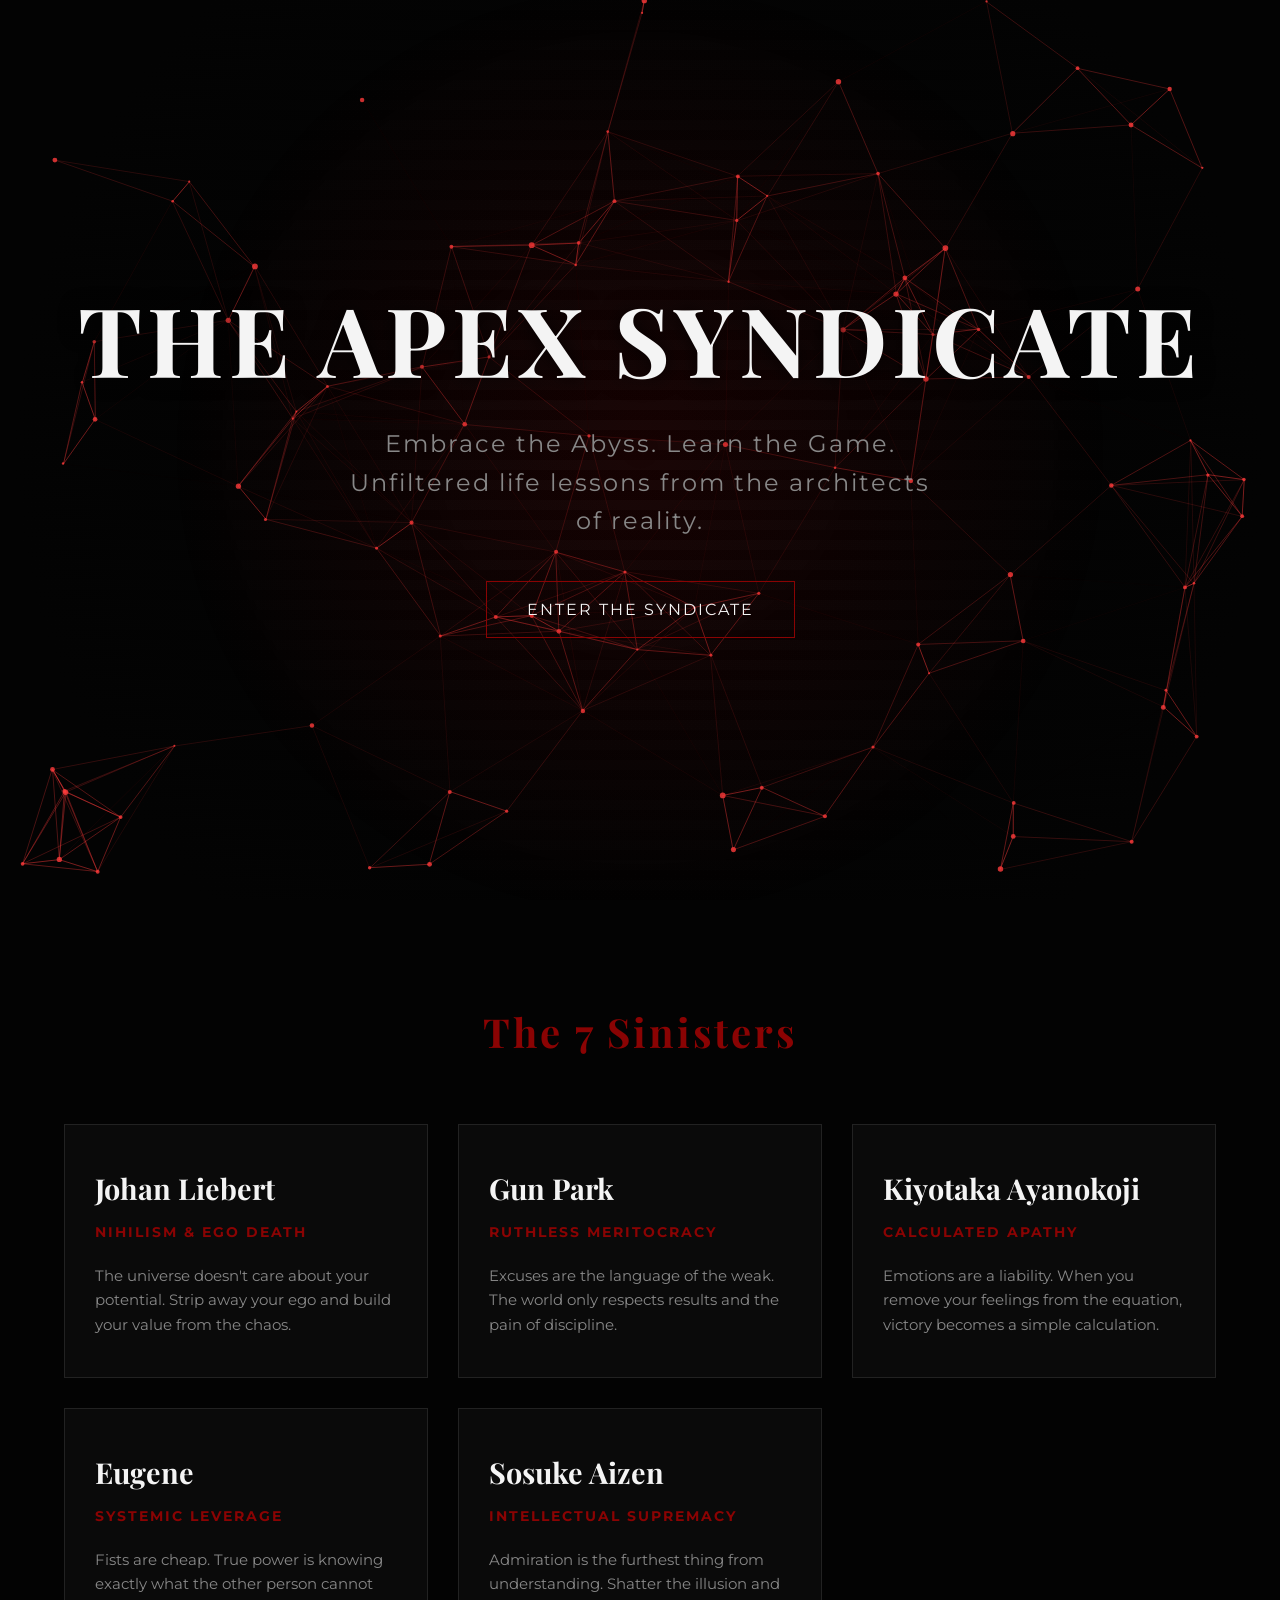
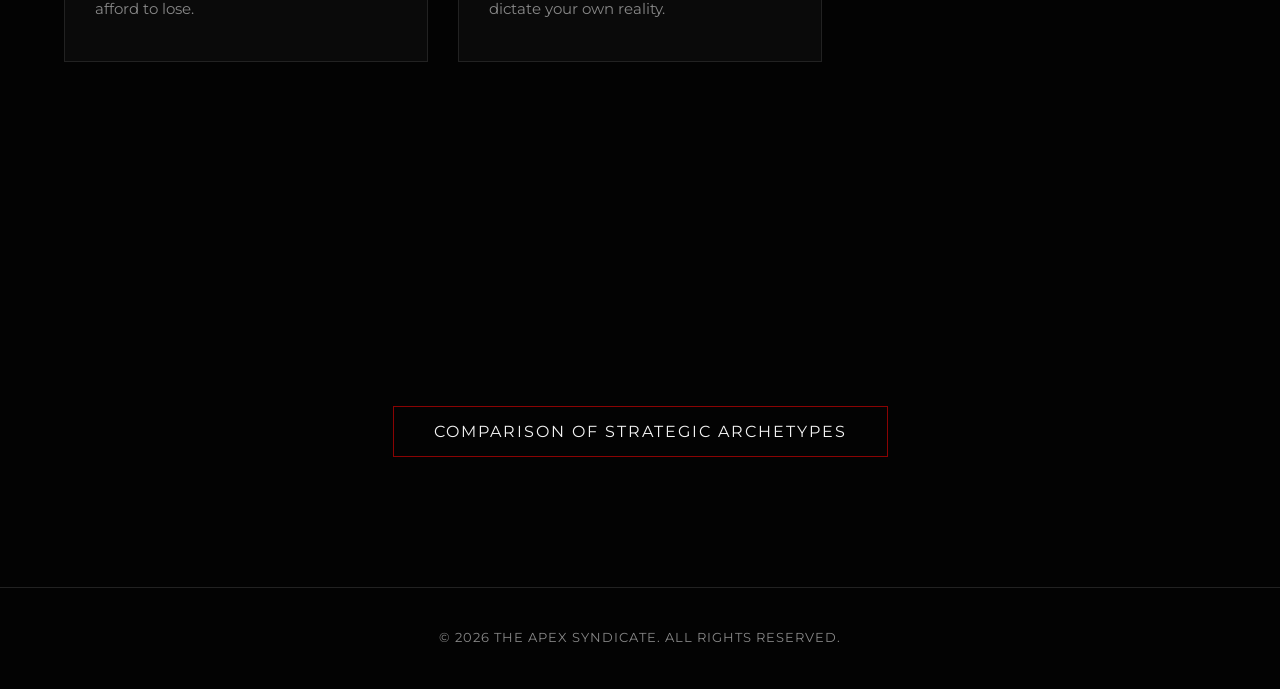
<file: index.html>
<!DOCTYPE html>
<html lang="en">

<head>
    <meta charset="UTF-8">
    <meta name="viewport" content="width=device-width, initial-scale=1.0">
    <title>The Apex Syndicate | Reality Architects</title>
    <link rel="stylesheet" href="styles.css">
    <link rel="icon" type="image/png" href="favicon.png">
    <meta name="title" content="The Apex Syndicate | Dark Psychology & Mastermind Strategies">
    <meta name="description" content="Master the unfiltered life lessons and psychological strategies of the architects of reality. Decode the manipulation, stoicism, and power of the 7 Sinisters.">
    <meta name="keywords" content="anime psychology, dark psychology, Johan Liebert philosophy, Ayanokoji manipulation, Gun Park training, mastermind strategies">

    <meta property="og:type" content="website">
    <meta property="og:url" content="https://gulshan-singh-gs.github.io/The-Apex-Syndicate/">
    <meta property="og:title" content="The Apex Syndicate | Dark Psychology & Mastermind Strategies">
    <meta property="og:description" content="Master the unfiltered life lessons and psychological strategies of the architects of reality. Decode the manipulation, stoicism, and power of the 7 Sinisters.">

    <meta property="twitter:card" content="summary_large_image">
    <meta property="twitter:url" content="https://gulshan-singh-gs.github.io/The-Apex-Syndicate/">
    <meta property="twitter:title" content="The Apex Syndicate | Dark Psychology & Mastermind Strategies">
    <meta property="twitter:description" content="Master the unfiltered life lessons and psychological strategies of the architects of reality. Decode the manipulation, stoicism, and power of the 7 Sinisters.">
</head>

<body>

    <div class="mist-container"></div>

    <section class="hero">
        <h1>The Apex Syndicate</h1>
        <p>Embrace the Abyss. Learn the Game. Unfiltered life lessons from the architects of reality.</p>
        <a href="#roster" class="btn">Enter the Syndicate</a>
    </section>

    <section id="roster" class="roster-section">
        <h2 class="section-title scroll-target">The 7 Sinisters</h2>
        <div class="grid">
            <a href="Johan.html" class="card scroll-target" style="text-decoration: none; color: inherit; display: block; cursor: pointer;">
                <h3>Johan Liebert</h3>
                <h4>Nihilism & Ego Death</h4>
                <p>The universe doesn't care about your potential. Strip away your ego and build your value from the
                    chaos.</p>
            </a>
            <a href="Gun.html" class="card scroll-target" style="text-decoration: none; color: inherit; display: block; cursor: pointer;">
                <h3>Gun Park</h3>
                <h4>Ruthless Meritocracy</h4>
                <p>Excuses are the language of the weak. The world only respects results and the pain of discipline.</p>
            </a>
            <a href="Ayanokoji.html" class="card scroll-target" style="text-decoration: none; color: inherit; display: block; cursor: pointer;">
                <h3>Kiyotaka Ayanokoji</h3>
                <h4>Calculated Apathy</h4>
                <p>Emotions are a liability. When you remove your feelings from the equation, victory becomes a simple
                    calculation.</p>
            </a>
            <a href="Eugene.html" class="card scroll-target" style="text-decoration: none; color: inherit; display: block; cursor: pointer;">
                <h3>Eugene</h3>
                <h4>Systemic Leverage</h4>
                <p>Fists are cheap. True power is knowing exactly what the other person cannot afford to lose.</p>
            </a>
            <a href="Aizen.html" class="card scroll-target" style="text-decoration: none; color: inherit; display: block; cursor: pointer;">
                <h3>Sosuke Aizen</h3>
                <h4>Intellectual Supremacy</h4>
                <p>Admiration is the furthest thing from understanding. Shatter the illusion and dictate your own
                    reality.</p>
            </a>
            <a href="Makima.html" class="card scroll-target" style="text-decoration: none; color: inherit; display: block; cursor: pointer;">
                <h3>Makima</h3>
                <h4>Absolute Control</h4>
                <p>In this world, you are either holding the leash or wearing the collar. Empathy is a vulnerability.
                </p>
            </a>
            <a href="Madara.html" class="card scroll-target" style="text-decoration: none; color: inherit; display: block; cursor: pointer;">
                <h3>Madara Uchiha</h3>
                <h4>Disillusionment</h4>
                <p>Wake up to reality. Accumulate so much power that reality itself is forced to bow to your will.</p>
            </a>
        </div>

        <!-- Button and hidden lessons section added below -->
        <div style="text-align: center; margin-top: 60px; margin-bottom: 30px;">
            <button id="learn-btn" class="btn">Comparison of Strategic Archetypes</button>
        </div>

        <div id="lessons-content" style="display: none; margin-top: 50px; border-top: 1px solid #333; padding-top: 40px; opacity: 0; transition: opacity 0.5s ease; padding-bottom: 40px;">
            <h3 style="text-align: center; color: var(--text-main); margin-bottom: 30px;">Comparison of Strategic Archetypes</h3>
            <div style="overflow-x: auto; max-width: 900px; margin: 0 auto;">
                <table style="width: 100%; border-collapse: collapse; background: rgba(15, 15, 15, 0.4); border: 1px solid #222;">
                    <thead>
                        <tr style="background: rgba(138, 3, 3, 0.15); border-bottom: 2px solid var(--accent-red);">
                            <th style="padding: 15px; text-align: left; color: #fff; font-family: 'Playfair Display', serif;">Character</th>
                            <th style="padding: 15px; text-align: left; color: #fff; font-family: 'Playfair Display', serif;">Power Source</th>
                            <th style="padding: 15px; text-align: left; color: #fff; font-family: 'Playfair Display', serif;">Primary Method</th>
                            <th style="padding: 15px; text-align: left; color: #fff; font-family: 'Playfair Display', serif;">Fatal Flaw</th>
                        </tr>
                    </thead>
                    <tbody>
                        <tr style="border-bottom: 1px solid #222;">
                            <td style="padding: 15px; color: var(--accent-red); font-weight: bold;">Johan</td>
                            <td style="padding: 15px; color: #b0b0b0;">Existential Void</td>
                            <td style="padding: 15px; color: #b0b0b0;">Psychological Erasure</td>
                            <td style="padding: 15px; color: #b0b0b0;">Desire for Proof of Existence</td>
                        </tr>
                        <tr style="border-bottom: 1px solid #222;">
                            <td style="padding: 15px; color: var(--accent-red); font-weight: bold;">Gun</td>
                            <td style="padding: 15px; color: #b0b0b0;">Physical Mastery</td>
                            <td style="padding: 15px; color: #b0b0b0;">Brutal Meritocracy</td>
                            <td style="padding: 15px; color: #b0b0b0;">Battle-Lust/Boredom</td>
                        </tr>
                        <tr style="border-bottom: 1px solid #222;">
                            <td style="padding: 15px; color: var(--accent-red); font-weight: bold;">Ayanokoji</td>
                            <td style="padding: 15px; color: #b0b0b0;">White Room Logic</td>
                            <td style="padding: 15px; color: #b0b0b0;">Utilitarian Manipulation</td>
                            <td style="padding: 15px; color: #b0b0b0;">Curiosity of the Heart</td>
                        </tr>
                        <tr style="border-bottom: 1px solid #222;">
                            <td style="padding: 15px; color: var(--accent-red); font-weight: bold;">Eugene</td>
                            <td style="padding: 15px; color: #b0b0b0;">Corporate Capital</td>
                            <td style="padding: 15px; color: #b0b0b0;">Financial/Legal Leverage</td>
                            <td style="padding: 15px; color: #b0b0b0;">Physical Frailty/Brother</td>
                        </tr>
                        <tr style="border-bottom: 1px solid #222;">
                            <td style="padding: 15px; color: var(--accent-red); font-weight: bold;">Aizen</td>
                            <td style="padding: 15px; color: #b0b0b0;">Transcendent Intellect</td>
                            <td style="padding: 15px; color: #b0b0b0;">Sensory Hypnosis</td>
                            <td style="padding: 15px; color: #b0b0b0;">Arrogance/Superiority</td>
                        </tr>
                        <tr style="border-bottom: 1px solid #222;">
                            <td style="padding: 15px; color: var(--accent-red); font-weight: bold;">Makima</td>
                            <td style="padding: 15px; color: #b0b0b0;">Conceptual Authority</td>
                            <td style="padding: 15px; color: #b0b0b0;">Grooming/Dependency</td>
                            <td style="padding: 15px; color: #b0b0b0;">Inability to see "Equals"</td>
                        </tr>
                        <tr>
                            <td style="padding: 15px; color: var(--accent-red); font-weight: bold;">Madara</td>
                            <td style="padding: 15px; color: #b0b0b0;">Mythic Willpower</td>
                            <td style="padding: 15px; color: #b0b0b0;">Long-term Resurrection</td>
                            <td style="padding: 15px; color: #b0b0b0;">Trusting the "Script" (Zetsu)</td>
                        </tr>
                    </tbody>
                </table>
            </div>
        </div>
    </section>

    <footer>
        <p>&copy; 2026 THE APEX SYNDICATE. ALL RIGHTS RESERVED.</p>
    </footer>

    <script src="scripts.js"></script>
</body>

</html>
</file>
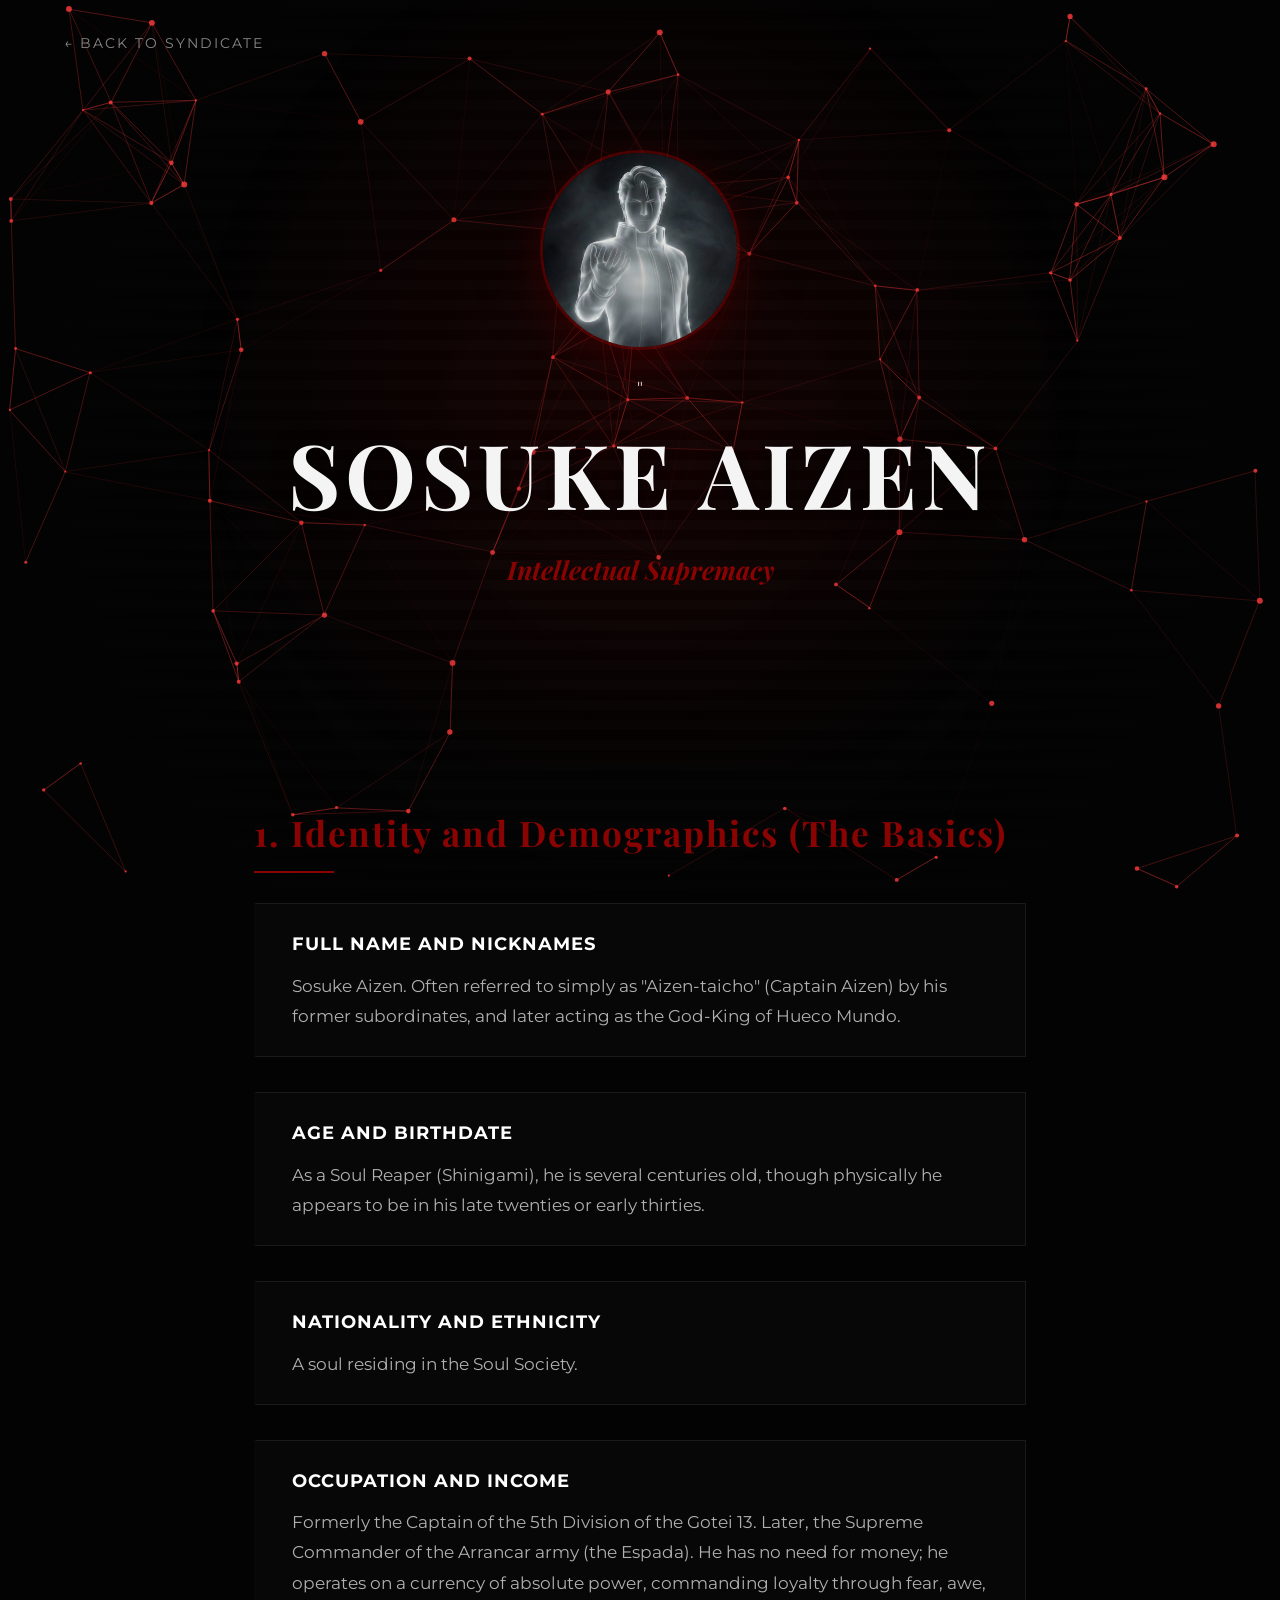
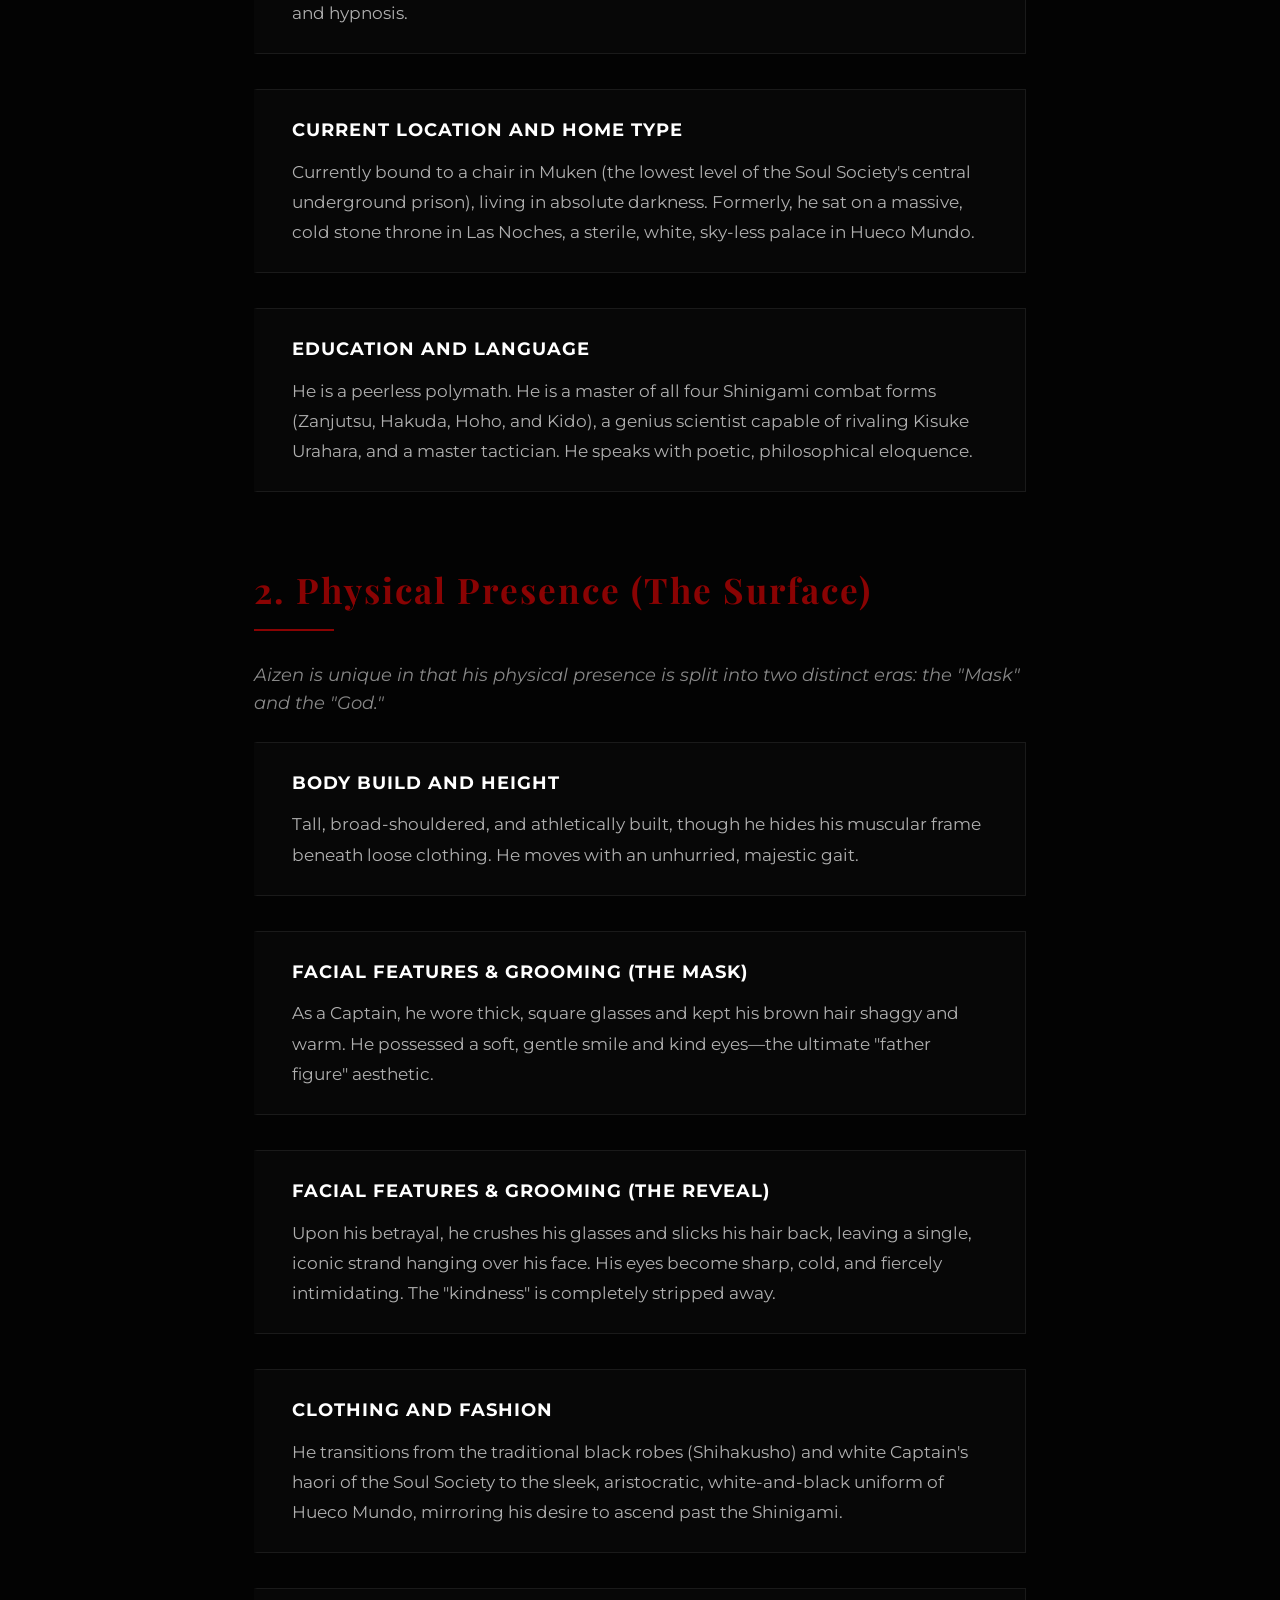
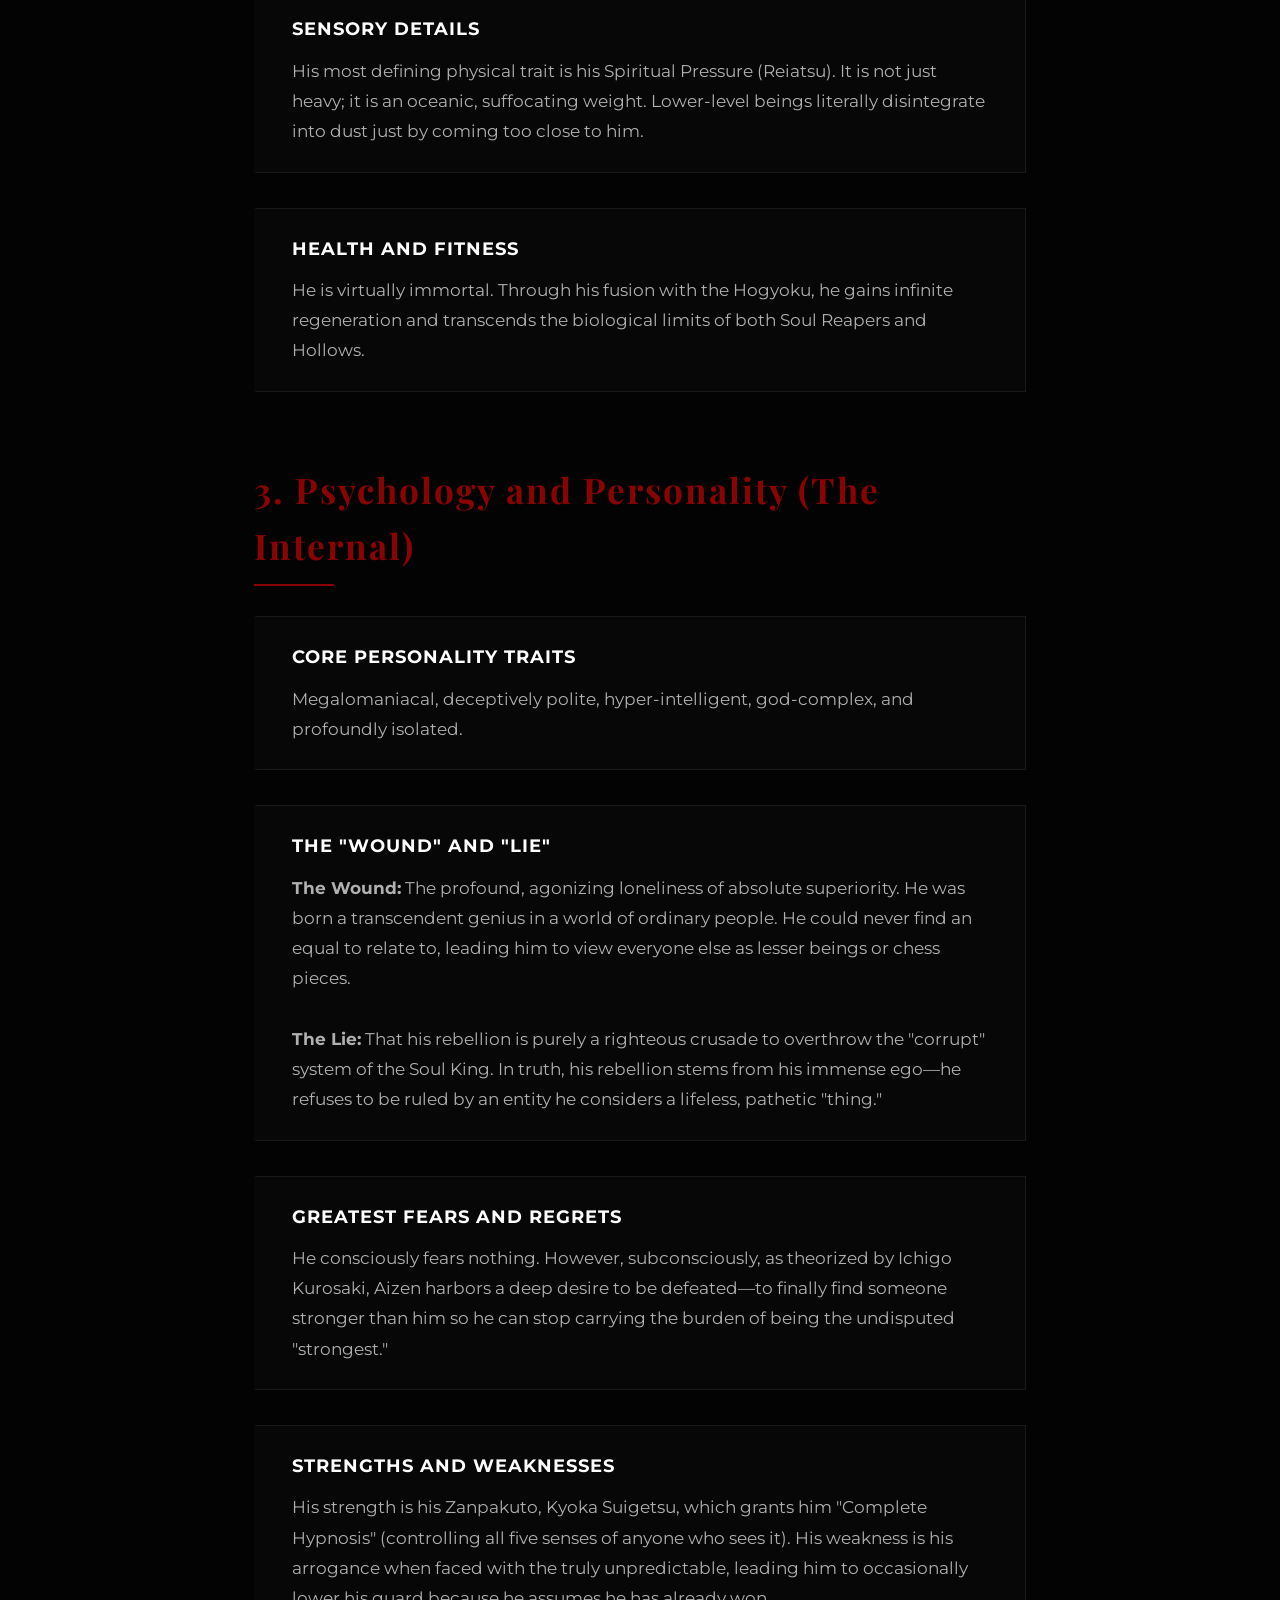
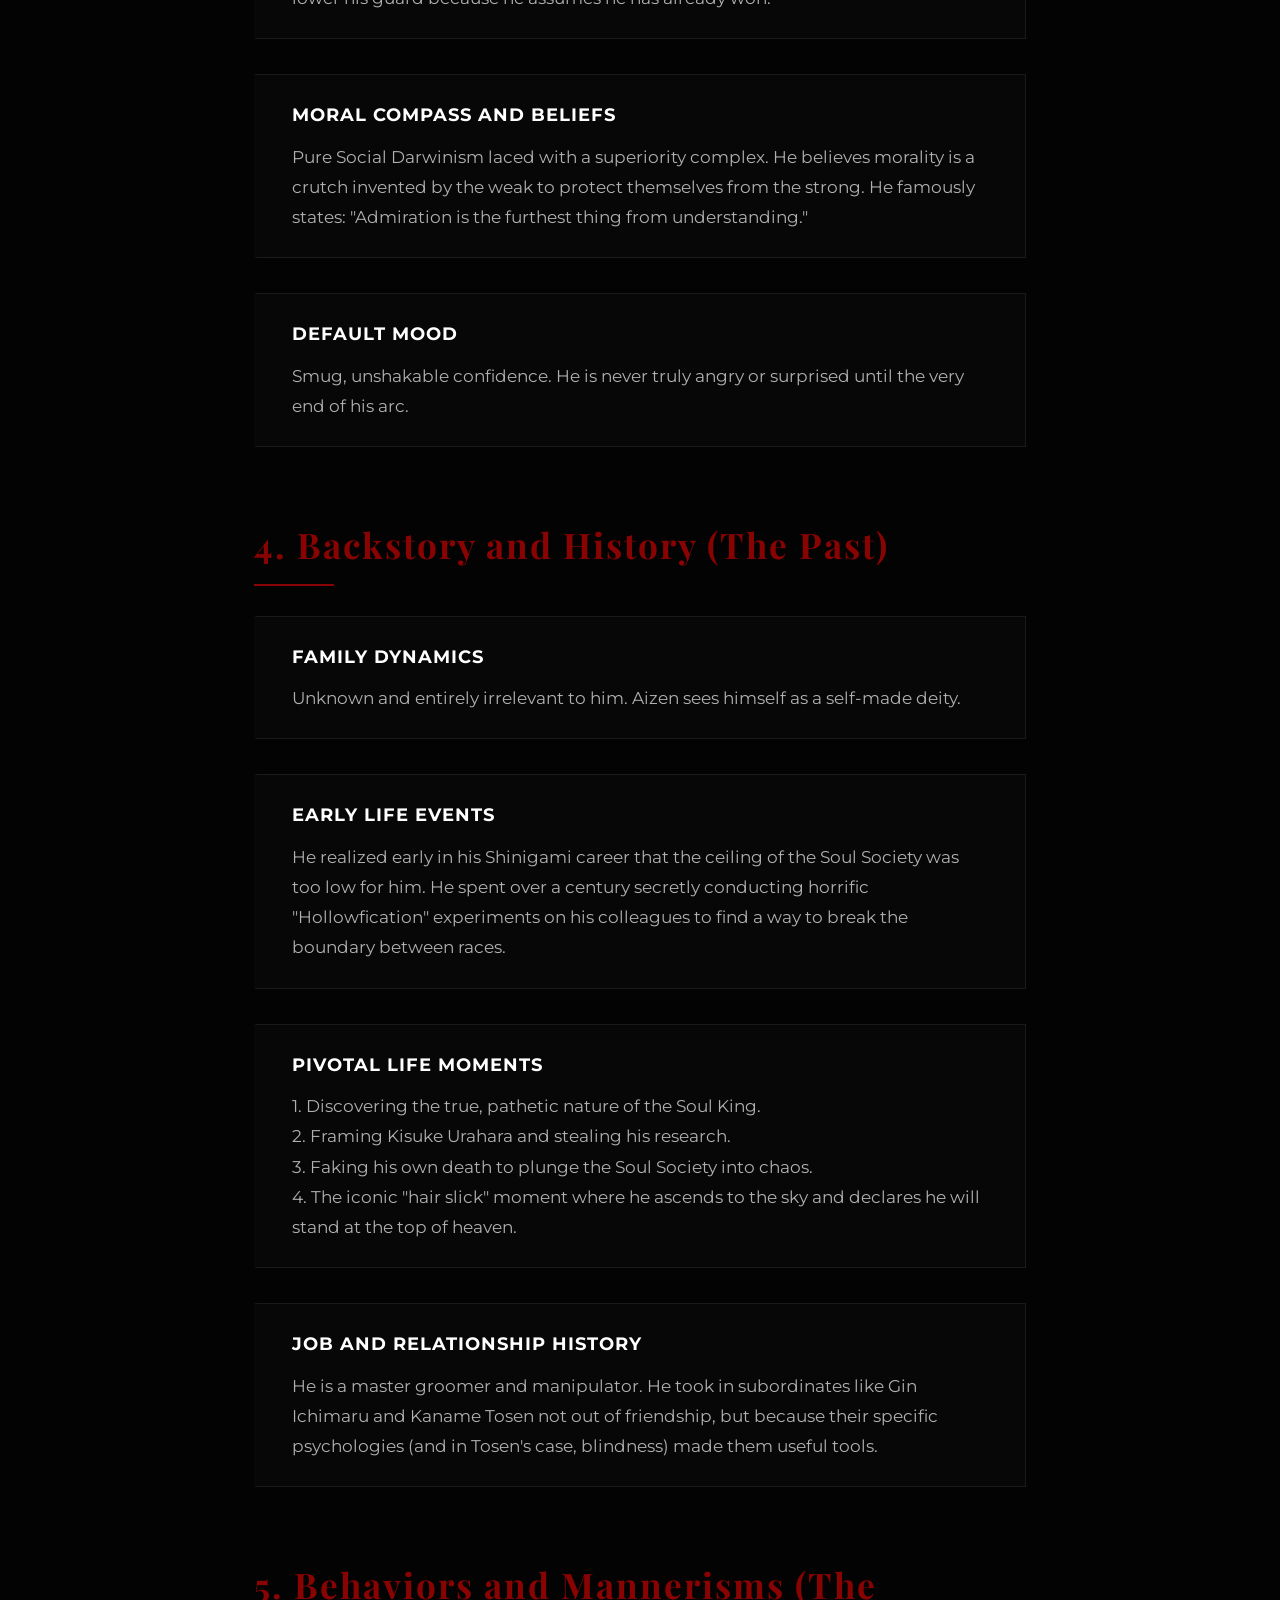
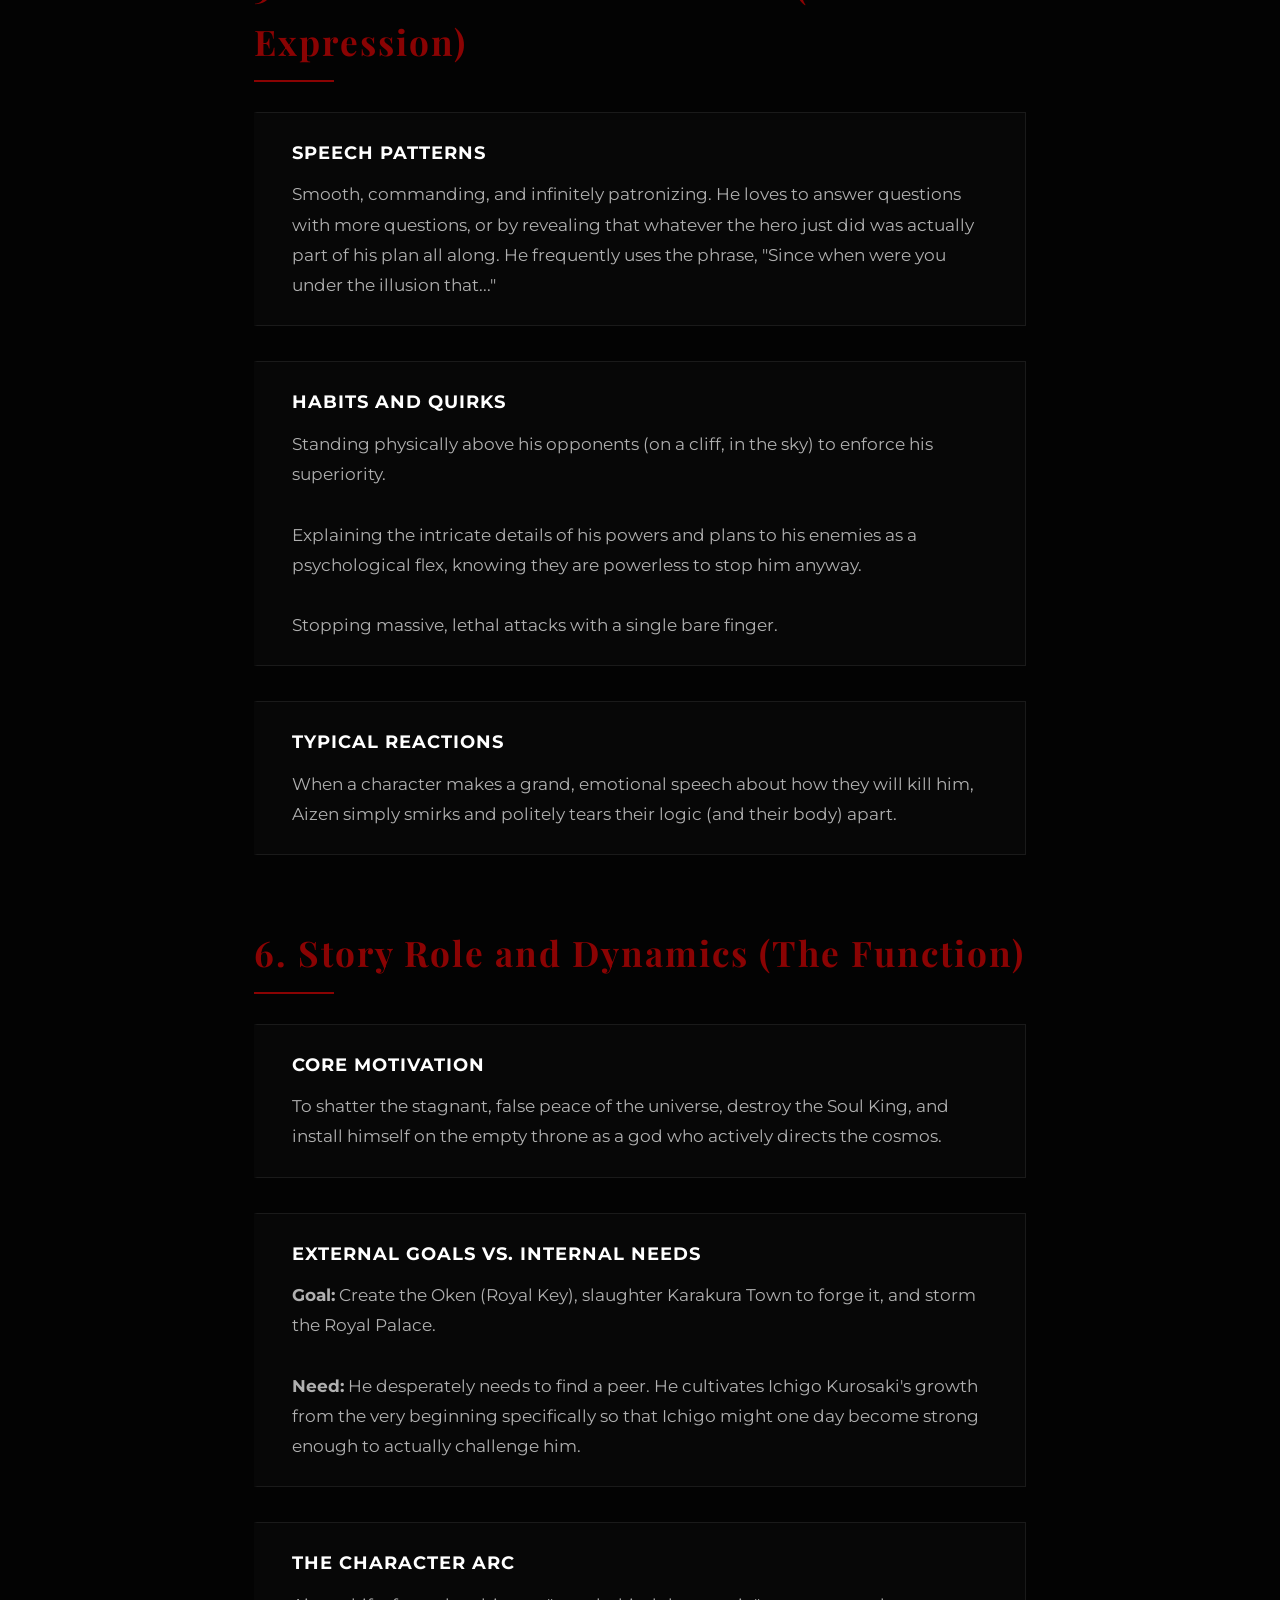
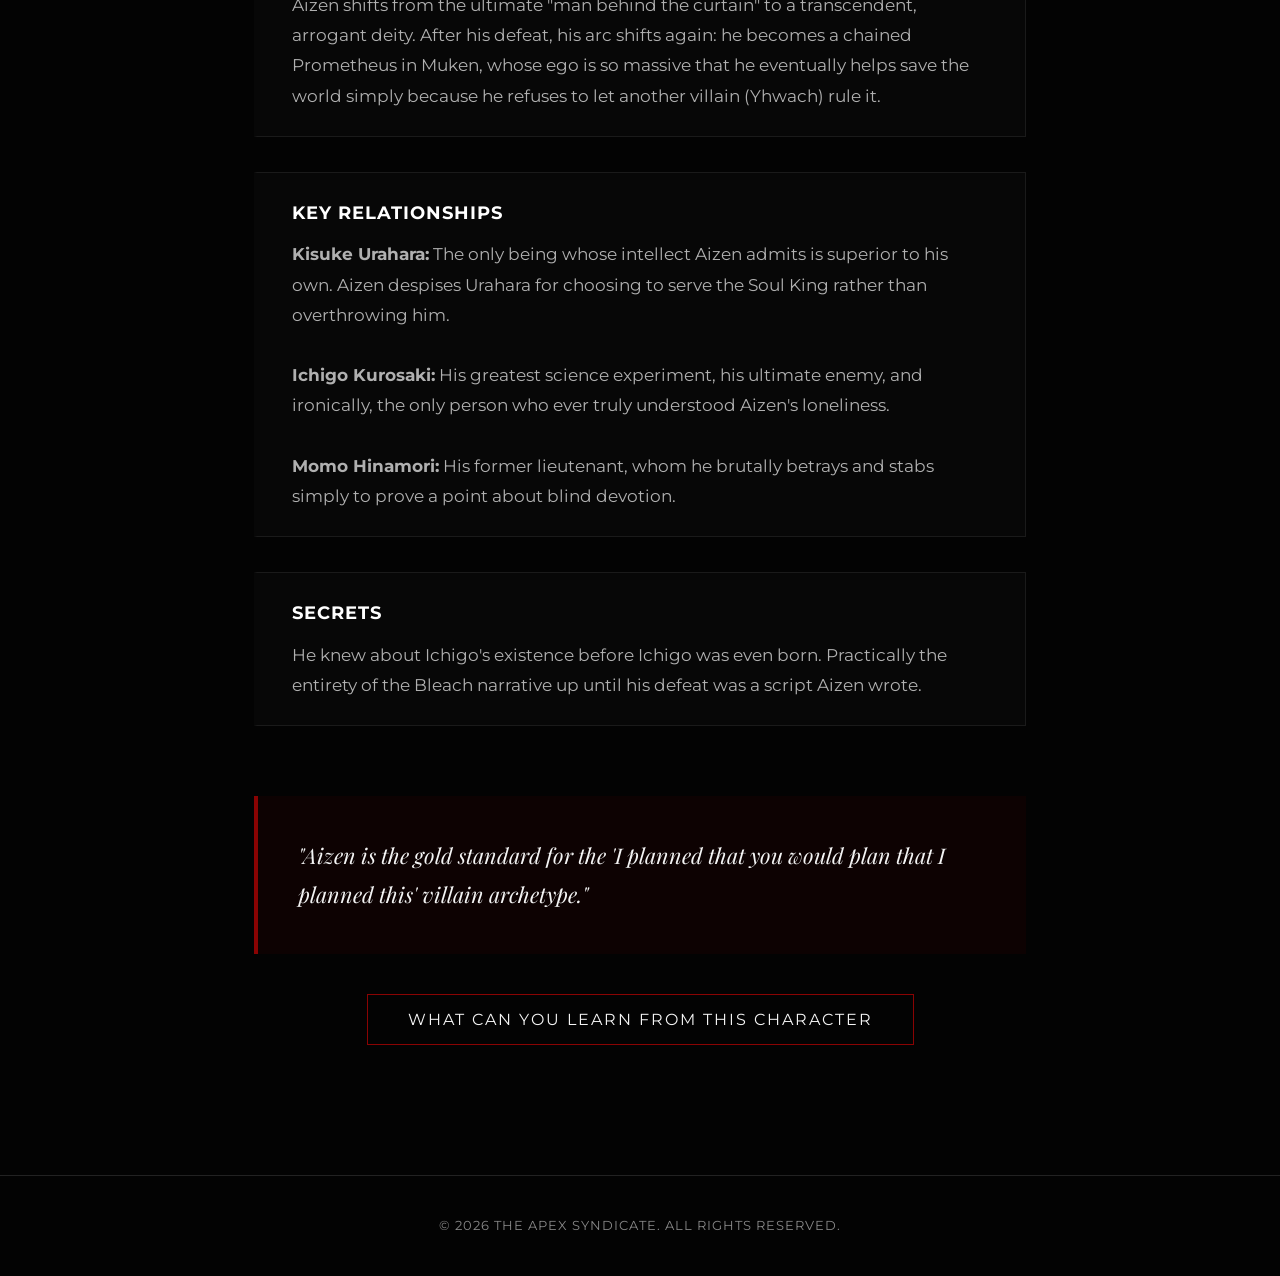
<file: Aizen.html>
<!DOCTYPE html>
<html lang="en">

<head>
    <meta charset="UTF-8">
    <meta name="viewport" content="width=device-width, initial-scale=1.0">
    <title>Sosuke Aizen | The Apex Syndicate</title>
    <link rel="icon" type="image/png" href="favicon.png">
    <link rel="stylesheet" href="styles.css">
</head>

<body>

    <div class="mist-container"></div>

    <nav>
        <a href="index.html">&larr; Back to Syndicate</a>
    </nav>

    <section class="hero hero-content">
            <a href="https://gemini.google.com/gem/1L4gSmul0DZVcZPXthWiWz-siNYU0-XOF?usp=sharing"
           target="_blank"
           rel="noopener noreferrer"
           class="hero-portrait">
            <img src="gitimages/Aizen.png" alt="Sosuke Aizen">
        </a>"
        <h1>Sosuke Aizen</h1>
        <h2>Intellectual Supremacy</h2>
    </section>

    <div class="content-container">

        <!-- Section 1 -->
        <div class="article-section scroll-target">
            <h3>1. Identity and Demographics (The Basics)</h3>

            <div class="subsection">
                <h4>Full Name and Nicknames</h4>
                <p>Sosuke Aizen. Often referred to simply as "Aizen-taicho" (Captain Aizen) by his former subordinates,
                    and later acting as the God-King of Hueco Mundo.</p>
            </div>

            <div class="subsection">
                <h4>Age and Birthdate</h4>
                <p>As a Soul Reaper (Shinigami), he is several centuries old, though physically he appears to be in his
                    late twenties or early thirties.</p>
            </div>

            <div class="subsection">
                <h4>Nationality and Ethnicity</h4>
                <p>A soul residing in the Soul Society.</p>
            </div>

            <div class="subsection">
                <h4>Occupation and Income</h4>
                <p>Formerly the Captain of the 5th Division of the Gotei 13. Later, the Supreme Commander of the
                    Arrancar army (the Espada). He has no need for money; he operates on a currency of absolute power,
                    commanding loyalty through fear, awe, and hypnosis.</p>
            </div>

            <div class="subsection">
                <h4>Current Location and Home Type</h4>
                <p>Currently bound to a chair in Muken (the lowest level of the Soul Society's central underground
                    prison), living in absolute darkness. Formerly, he sat on a massive, cold stone throne in Las
                    Noches, a sterile, white, sky-less palace in Hueco Mundo.</p>
            </div>

            <div class="subsection">
                <h4>Education and Language</h4>
                <p>He is a peerless polymath. He is a master of all four Shinigami combat forms (Zanjutsu, Hakuda, Hoho,
                    and Kido), a genius scientist capable of rivaling Kisuke Urahara, and a master tactician. He speaks
                    with poetic, philosophical eloquence.</p>
            </div>
        </div>

        <!-- Section 2 -->
        <div class="article-section scroll-target">
            <h3>2. Physical Presence (The Surface)</h3>

            <p style="color: var(--text-muted); font-size: 1.1rem; margin-bottom: 25px; font-style: italic;">Aizen is
                unique in that his physical presence is split into two distinct eras: the "Mask" and the "God."</p>

            <div class="subsection">
                <h4>Body Build and Height</h4>
                <p>Tall, broad-shouldered, and athletically built, though he hides his muscular frame beneath loose
                    clothing. He moves with an unhurried, majestic gait.</p>
            </div>

            <div class="subsection">
                <h4>Facial Features & Grooming (The Mask)</h4>
                <p>As a Captain, he wore thick, square glasses and kept his brown hair shaggy and warm. He possessed a
                    soft, gentle smile and kind eyes—the ultimate "father figure" aesthetic.</p>
            </div>

            <div class="subsection">
                <h4>Facial Features & Grooming (The Reveal)</h4>
                <p>Upon his betrayal, he crushes his glasses and slicks his hair back, leaving a single, iconic strand
                    hanging over his face. His eyes become sharp, cold, and fiercely intimidating. The "kindness" is
                    completely stripped away.</p>
            </div>

            <div class="subsection">
                <h4>Clothing and Fashion</h4>
                <p>He transitions from the traditional black robes (Shihakusho) and white Captain's haori of the Soul
                    Society to the sleek, aristocratic, white-and-black uniform of Hueco Mundo, mirroring his desire to
                    ascend past the Shinigami.</p>
            </div>

            <div class="subsection">
                <h4>Sensory Details</h4>
                <p>His most defining physical trait is his Spiritual Pressure (Reiatsu). It is not just heavy; it is an
                    oceanic, suffocating weight. Lower-level beings literally disintegrate into dust just by coming too
                    close to him.</p>
            </div>

            <div class="subsection">
                <h4>Health and Fitness</h4>
                <p>He is virtually immortal. Through his fusion with the Hogyoku, he gains infinite regeneration and
                    transcends the biological limits of both Soul Reapers and Hollows.</p>
            </div>
        </div>

        <!-- Section 3 -->
        <div class="article-section scroll-target">
            <h3>3. Psychology and Personality (The Internal)</h3>

            <div class="subsection">
                <h4>Core Personality Traits</h4>
                <p>Megalomaniacal, deceptively polite, hyper-intelligent, god-complex, and profoundly isolated.</p>
            </div>

            <div class="subsection">
                <h4>The "Wound" and "Lie"</h4>
                <p><strong>The Wound:</strong> The profound, agonizing loneliness of absolute superiority. He was born a
                    transcendent genius in a world of ordinary people. He could never find an equal to relate to,
                    leading him to view everyone else as lesser beings or chess pieces.<br><br><strong>The Lie:</strong>
                    That his rebellion is purely a righteous crusade to overthrow the "corrupt" system of the Soul King.
                    In truth, his rebellion stems from his immense ego—he refuses to be ruled by an entity he considers
                    a lifeless, pathetic "thing."</p>
            </div>

            <div class="subsection">
                <h4>Greatest Fears and Regrets</h4>
                <p>He consciously fears nothing. However, subconsciously, as theorized by Ichigo Kurosaki, Aizen harbors
                    a deep desire to be defeated—to finally find someone stronger than him so he can stop carrying the
                    burden of being the undisputed "strongest."</p>
            </div>

            <div class="subsection">
                <h4>Strengths and Weaknesses</h4>
                <p>His strength is his Zanpakuto, Kyoka Suigetsu, which grants him "Complete Hypnosis" (controlling all
                    five senses of anyone who sees it). His weakness is his arrogance when faced with the truly
                    unpredictable, leading him to occasionally lower his guard because he assumes he has already won.
                </p>
            </div>

            <div class="subsection">
                <h4>Moral Compass and Beliefs</h4>
                <p>Pure Social Darwinism laced with a superiority complex. He believes morality is a crutch invented by
                    the weak to protect themselves from the strong. He famously states: "Admiration is the furthest
                    thing from understanding."</p>
            </div>

            <div class="subsection">
                <h4>Default Mood</h4>
                <p>Smug, unshakable confidence. He is never truly angry or surprised until the very end of his arc.</p>
            </div>
        </div>

        <!-- Section 4 -->
        <div class="article-section scroll-target">
            <h3>4. Backstory and History (The Past)</h3>

            <div class="subsection">
                <h4>Family Dynamics</h4>
                <p>Unknown and entirely irrelevant to him. Aizen sees himself as a self-made deity.</p>
            </div>

            <div class="subsection">
                <h4>Early Life Events</h4>
                <p>He realized early in his Shinigami career that the ceiling of the Soul Society was too low for him.
                    He spent over a century secretly conducting horrific "Hollowfication" experiments on his colleagues
                    to find a way to break the boundary between races.</p>
            </div>

            <div class="subsection">
                <h4>Pivotal Life Moments</h4>
                <p>1. Discovering the true, pathetic nature of the Soul King.<br>
                    2. Framing Kisuke Urahara and stealing his research.<br>
                    3. Faking his own death to plunge the Soul Society into chaos.<br>
                    4. The iconic "hair slick" moment where he ascends to the sky and declares he will stand at the top
                    of heaven.</p>
            </div>

            <div class="subsection">
                <h4>Job and Relationship History</h4>
                <p>He is a master groomer and manipulator. He took in subordinates like Gin Ichimaru and Kaname Tosen
                    not out of friendship, but because their specific psychologies (and in Tosen's case, blindness) made
                    them useful tools.</p>
            </div>
        </div>

        <!-- Section 5 -->
        <div class="article-section scroll-target">
            <h3>5. Behaviors and Mannerisms (The Expression)</h3>

            <div class="subsection">
                <h4>Speech Patterns</h4>
                <p>Smooth, commanding, and infinitely patronizing. He loves to answer questions with more questions, or
                    by revealing that whatever the hero just did was actually part of his plan all along. He frequently
                    uses the phrase, "Since when were you under the illusion that..."</p>
            </div>

            <div class="subsection">
                <h4>Habits and Quirks</h4>
                <p>Standing physically above his opponents (on a cliff, in the sky) to enforce his
                    superiority.<br><br>Explaining the intricate details of his powers and plans to his enemies as a
                    psychological flex, knowing they are powerless to stop him anyway.<br><br>Stopping massive, lethal
                    attacks with a single bare finger.</p>
            </div>

            <div class="subsection">
                <h4>Typical Reactions</h4>
                <p>When a character makes a grand, emotional speech about how they will kill him, Aizen simply smirks
                    and politely tears their logic (and their body) apart.</p>
            </div>
        </div>

        <!-- Section 6 -->
        <div class="article-section scroll-target">
            <h3>6. Story Role and Dynamics (The Function)</h3>

            <div class="subsection">
                <h4>Core Motivation</h4>
                <p>To shatter the stagnant, false peace of the universe, destroy the Soul King, and install himself on
                    the empty throne as a god who actively directs the cosmos.</p>
            </div>

            <div class="subsection">
                <h4>External Goals vs. Internal Needs</h4>
                <p><strong>Goal:</strong> Create the Oken (Royal Key), slaughter Karakura Town to forge it, and storm
                    the Royal Palace.<br><br><strong>Need:</strong> He desperately needs to find a peer. He cultivates
                    Ichigo Kurosaki's growth from the very beginning specifically so that Ichigo might one day become
                    strong enough to actually challenge him.</p>
            </div>

            <div class="subsection">
                <h4>The Character Arc</h4>
                <p>Aizen shifts from the ultimate "man behind the curtain" to a transcendent, arrogant deity. After his
                    defeat, his arc shifts again: he becomes a chained Prometheus in Muken, whose ego is so massive that
                    he eventually helps save the world simply because he refuses to let another villain (Yhwach) rule
                    it.</p>
            </div>

            <div class="subsection">
                <h4>Key Relationships</h4>
                <p><strong>Kisuke Urahara:</strong> The only being whose intellect Aizen admits is superior to his own.
                    Aizen despises Urahara for choosing to serve the Soul King rather than overthrowing
                    him.<br><br><strong>Ichigo Kurosaki:</strong> His greatest science experiment, his ultimate enemy,
                    and ironically, the only person who ever truly understood Aizen's loneliness.<br><br><strong>Momo
                        Hinamori:</strong> His former lieutenant, whom he brutally betrays and stabs simply to prove a
                    point about blind devotion.</p>
            </div>

            <div class="subsection">
                <h4>Secrets</h4>
                <p>He knew about Ichigo's existence before Ichigo was even born. Practically the entirety of the Bleach
                    narrative up until his defeat was a script Aizen wrote.</p>
            </div>
        </div>

        <!-- Conclusion -->
        <div class="conclusion-block scroll-target">
            "Aizen is the gold standard for the 'I planned that you would plan that I planned this' villain archetype."
        </div>

        <!-- Button and hidden lessons section added below -->
        <div style="text-align: center; margin-top: 40px; margin-bottom: 30px;">
            <button id="learn-btn" class="btn">What can you learn from this character</button>
        </div>

        <div id="lessons-content"
            style="display: none; margin-top: 50px; border-top: 1px solid #333; padding-top: 40px; opacity: 0; transition: opacity 0.5s ease;">

            <div class="article-section is-visible">
                <h3 style="text-align: center; color: var(--text-main); margin-bottom: 40px;">Part I: The Practical
                    Lessons</h3>

                <div class="subsection">
                    <h4>1. The Architecture of Long-Term Strategy</h4>
                    <p>Aizen views the world not as a series of random events, but as a highly programmable system. He
                        does not react; he architects.</p>
                    <p style="margin-top: 15px;"><strong>The Hundred-Year Plan:</strong> Aizen began his Hollowfication
                        experiments over a century before executing his defection. He planted seeds, manipulated
                        variables, and waited. <strong>The Lesson:</strong> True ambition requires the patience to build
                        robust, fail-safe systems over years, not days. Whether you are developing complex software
                        architecture or building a vast personal project, success belongs to those who treat time as a
                        tool rather than an enemy.</p>
                    <p style="margin-top: 15px;"><strong>Algorithmic Contingencies:</strong> Aizen never relied on a
                        single point of failure. If Plan A (the Espada) failed, Plan B (Wonderweiss) was already active,
                        and Plan C (the Hogyoku) was incubating. <strong>The Lesson:</strong> Always engineer
                        redundancies into your systems. Anticipate the exact ways your plans can break and build the
                        solutions into the foundation before the breaking point occurs.</p>
                </div>

                <div class="subsection">
                    <h4>2. The Absolute Necessity of Holistic Mastery</h4>
                    <p>It is easy to assume Aizen relied entirely on his hypnotic Zanpakuto. He did not. He recognized
                        that intellectual superiority is fragile without the brutal physical conditioning to enforce it.
                    </p>
                    <p style="margin-top: 15px;"><strong>Maxing Out the Fundamentals:</strong> Before he ever revealed
                        his true nature, Aizen mastered all four Shinigami combat forms: Zanjutsu (swordsmanship),
                        Hakuda (hand-to-hand martial arts), Hoho (flash step/speed), and Kido (spells). <strong>The
                            Lesson:</strong> You cannot skip the physical grind. A sharp mind must be housed in an
                        optimized vessel. Achieving that level of combative and physical mastery requires pushing the
                        body through grueling, repetitive resistance. True power is holistic; you must forge the heavy,
                        concrete discipline required to endure physical exhaustion just as rigorously as you sharpen
                        your intellect.</p>
                    <p style="margin-top: 15px;"><strong>Efficiency in Motion:</strong> Aizen wastes no energy. He stops
                        massive, lethal attacks with a single finger (as seen against Ichigo's Bankai). He moves only as
                        much as necessary. <strong>The Lesson:</strong> Mastery in any discipline—be it martial arts or
                        writing code—is defined by the elimination of wasted effort.</p>
                </div>

                <div class="subsection">
                    <h4>3. The Weaponization of Perception</h4>
                    <p>Aizen's true power was never just optical illusion; it was his understanding of human psychology.
                    </p>
                    <p style="margin-top: 15px;"><strong>Exploiting Emotional Blind Spots:</strong> Aizen knew exactly
                        what people wanted to see. He presented himself as a warm, fatherly Captain to Momo Hinamori
                        because he knew she desperately needed a savior. He used that blind devotion to orchestrate his
                        fake death and plunge the Seireitei into chaos. <strong>The Lesson:</strong> People do not act
                        on reality; they act on their perception of reality. Understanding how to manage the perceptions
                        of those around you is a massive strategic advantage.</p>
                    <p style="margin-top: 15px;"><strong>The "Unreliable Narrator" Tactic:</strong> Aizen constantly
                        talks to his opponents, explaining his powers or dissecting their flaws. He does this to break
                        their focus and plant doubt. <strong>The Lesson:</strong> The battle is often won in the mind
                        before the first physical strike is thrown. Unshakeable mental fortitude is your first line of
                        defense against manipulation.</p>
                </div>

                <div class="subsection">
                    <h4>4. The Fatal Flaw: The Toxicity of Isolation</h4>
                    <p>For all his perfection, Aizen failed. His failure provides the most important lesson of all.</p>
                    <p style="margin-top: 15px;"><strong>The Burden of Being the "Strongest":</strong> Aizen was a
                        transcendent genius born into a world of ordinary people. Because no one could rival him, he
                        grew arrogant and detached. He viewed everyone as "lesser" and refused to trust anyone.</p>
                    <p style="margin-top: 15px; color: var(--accent-red);"><strong>The Subconscious Desire to
                            Lose:</strong> As Ichigo Kurosaki theorized, Aizen’s deepest, unspoken desire was to find an
                        equal. Because he alienated everyone, the Hogyoku ultimately read his subconscious despair and
                        allowed him to be defeated so he could finally stop carrying the burden of absolute supremacy.
                        <strong>The Lesson:</strong> Isolation breeds hubris. No matter how skilled, strong, or
                        intelligent you become, you must actively seek out peers, mentors, and rivals. Operating in an
                        echo chamber of your own greatness is the fastest path to a catastrophic downfall.</p>
                </div>
            </div>

            <div class="article-section is-visible">
                <h3 style="text-align: center; color: var(--text-main); margin-bottom: 20px;">Part II: The Complete
                    Encyclopedic Record</h3>
                <p style="color: var(--text-muted); margin-bottom: 35px; text-align: center; font-style: italic;">To
                    ensure you have every relevant fact without needing to search elsewhere, here is the unvarnished
                    data regarding Sosuke Aizen.</p>

                <table
                    style="width: 100%; border-collapse: collapse; background: rgba(15, 15, 15, 0.4); border: 1px solid #222;">
                    <thead>
                        <tr style="background: rgba(138, 3, 3, 0.15); border-bottom: 2px solid var(--accent-red);">
                            <th
                                style="padding: 15px; text-align: left; color: #fff; font-family: 'Playfair Display', serif; width: 30%;">
                                Category</th>
                            <th
                                style="padding: 15px; text-align: left; color: #fff; font-family: 'Playfair Display', serif;">
                                Detailed Facts & Lore</th>
                        </tr>
                    </thead>
                    <tbody>
                        <tr style="border-bottom: 1px solid #222;">
                            <td style="padding: 15px; color: var(--accent-red); font-weight: bold;">The Core Identity
                            </td>
                            <td style="padding: 15px; color: #b0b0b0;"><strong>Race:</strong> Shinigami (later merged
                                with the Hogyoku to become a transcendent being).<br><br><strong>Former Rank:</strong>
                                Captain of the 5th Division of the Gotei 13 (previously Lieutenant under Shinji
                                Hirako).<br><br><strong>Titles:</strong> Supreme Commander of the Arrancar, Ruler of Las
                                Noches.<br><br><strong>Current Status:</strong> Imprisoned in Muken (the lowest level of
                                the Central Great Underground Prison) for 20,000 years.</td>
                        </tr>
                        <tr style="border-bottom: 1px solid #222;">
                            <td style="padding: 15px; color: var(--accent-red); font-weight: bold;">The Zanpakuto: Kyoka
                                Suigetsu<br>(Mirror Flower, Water Moon)</td>
                            <td style="padding: 15px; color: #b0b0b0;"><strong>Release Command:</strong> "Shatter"
                                (Kudakero).<br><br><strong>Ability - Complete Hypnosis (Kanzen Saimin):</strong> It
                                controls all five senses (sight, sound, smell, touch, and taste) and can make a target
                                misinterpret form, shape, mass, feel, and smell.<br><br><strong>The Activation
                                    Condition:</strong> To fall under the hypnosis, a target must see the exact moment
                                Kyoka Suigetsu is released just once. Once they see it, they are under Aizen's spell
                                permanently, and he can trigger the illusions at will for the rest of their
                                lives.<br><br><strong>The Loophole:</strong> The only way to escape the illusion is to
                                physically touch the blade of Kyoka Suigetsu before complete hypnosis is activated (a
                                secret discovered by Gin Ichimaru).</td>
                        </tr>
                        <tr style="border-bottom: 1px solid #222;">
                            <td style="padding: 15px; color: var(--accent-red); font-weight: bold;">Combative and
                                Spiritual Milestones</td>
                            <td style="padding: 15px; color: #b0b0b0;"><strong>Reiatsu (Spiritual Pressure):</strong>
                                Aizen possesses an oceanic, suffocating level of spiritual energy. Even before fusing
                                with the Hogyoku, he possessed more than twice the Reiatsu of an average Captain. After
                                fusing, his Reiatsu became so dense that lower-tiered beings literally dissolved into
                                ash upon coming near him.<br><br><strong>Kido Mastery:</strong> He can cast level 90
                                Kido spells without their incantations while retaining lethal, devastating power. His
                                signature spell is Hado #90: Kurohitsugi (Black Coffin), which engulfs the target in a
                                box of black energy lined with gravity spears. Later in the series, he casts Hado #99:
                                Goryutenmetsu (Five Swirling Dragons of Destruction)
                                effortlessly.<br><br><strong>Immortality:</strong> By successfully merging with the
                                Hogyoku (a crystalline orb capable of manifesting the desires of those around it), Aizen
                                transcended the boundaries of Shinigami and Hollow. He became functionally immortal,
                                capable of instantly regenerating from being severed in half or having his heart
                                destroyed. This is why the Soul Society had to imprison him; they physically lacked the
                                means to execute him.</td>
                        </tr>
                        <tr>
                            <td style="padding: 15px; color: var(--accent-red); font-weight: bold;">Key Quotes</td>
                            <td style="padding: 15px; color: #b0b0b0;"><em>"Admiration is the furthest thing from
                                    understanding."</em> (A warning about blind devotion).<br><br><em>"Since when were
                                    you under the illusion that I wasn't using Kyoka Suigetsu?"</em> (The ultimate
                                psychological breaking point).<br><br><em>"No one stands on the top of the world. Not
                                    you, not me, not even gods. But the unbearable vacancy of the throne in the sky is
                                    over. From now on... I will be sitting on it."</em></td>
                        </tr>
                    </tbody>
                </table>
            </div>
        </div>

    </div>

    <footer>
        <p>&copy; 2026 THE APEX SYNDICATE. ALL RIGHTS RESERVED.</p>
    </footer>

    <script src="scripts.js"></script>
</body>

</html>
</file>
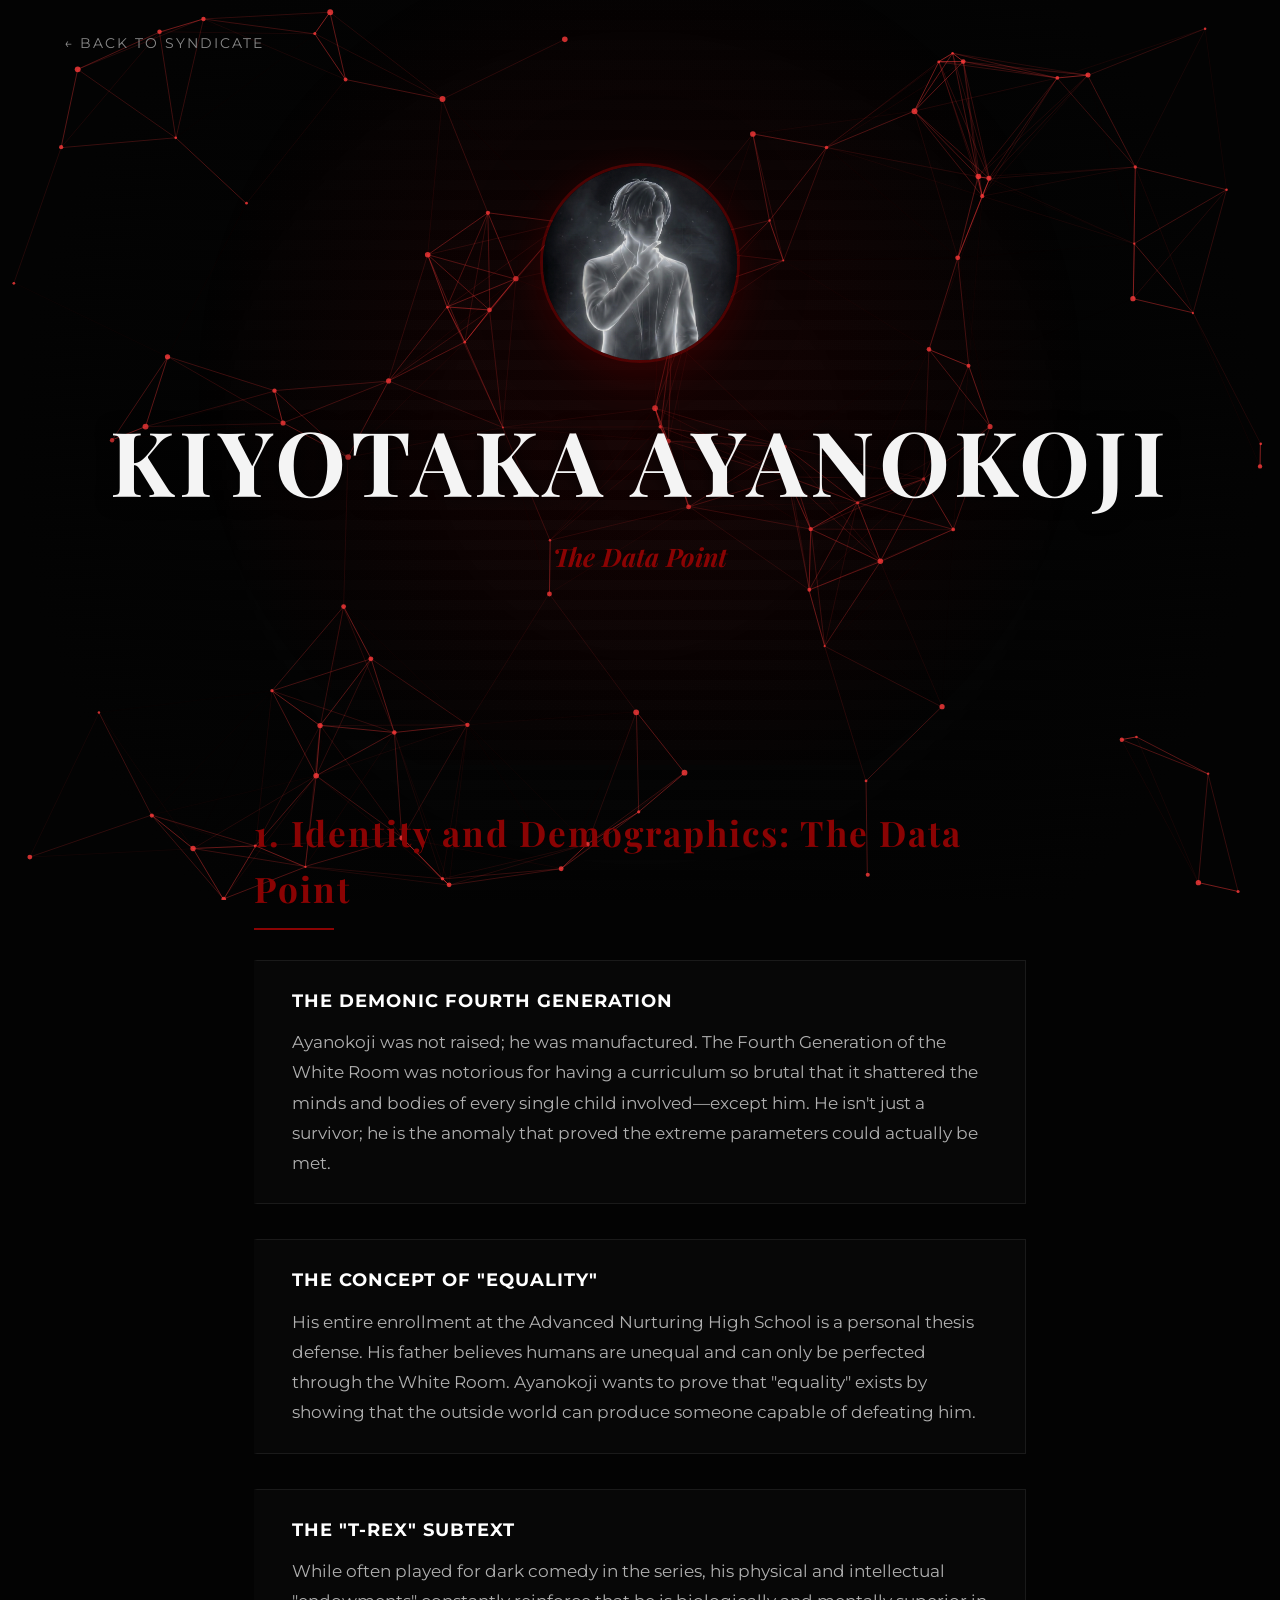
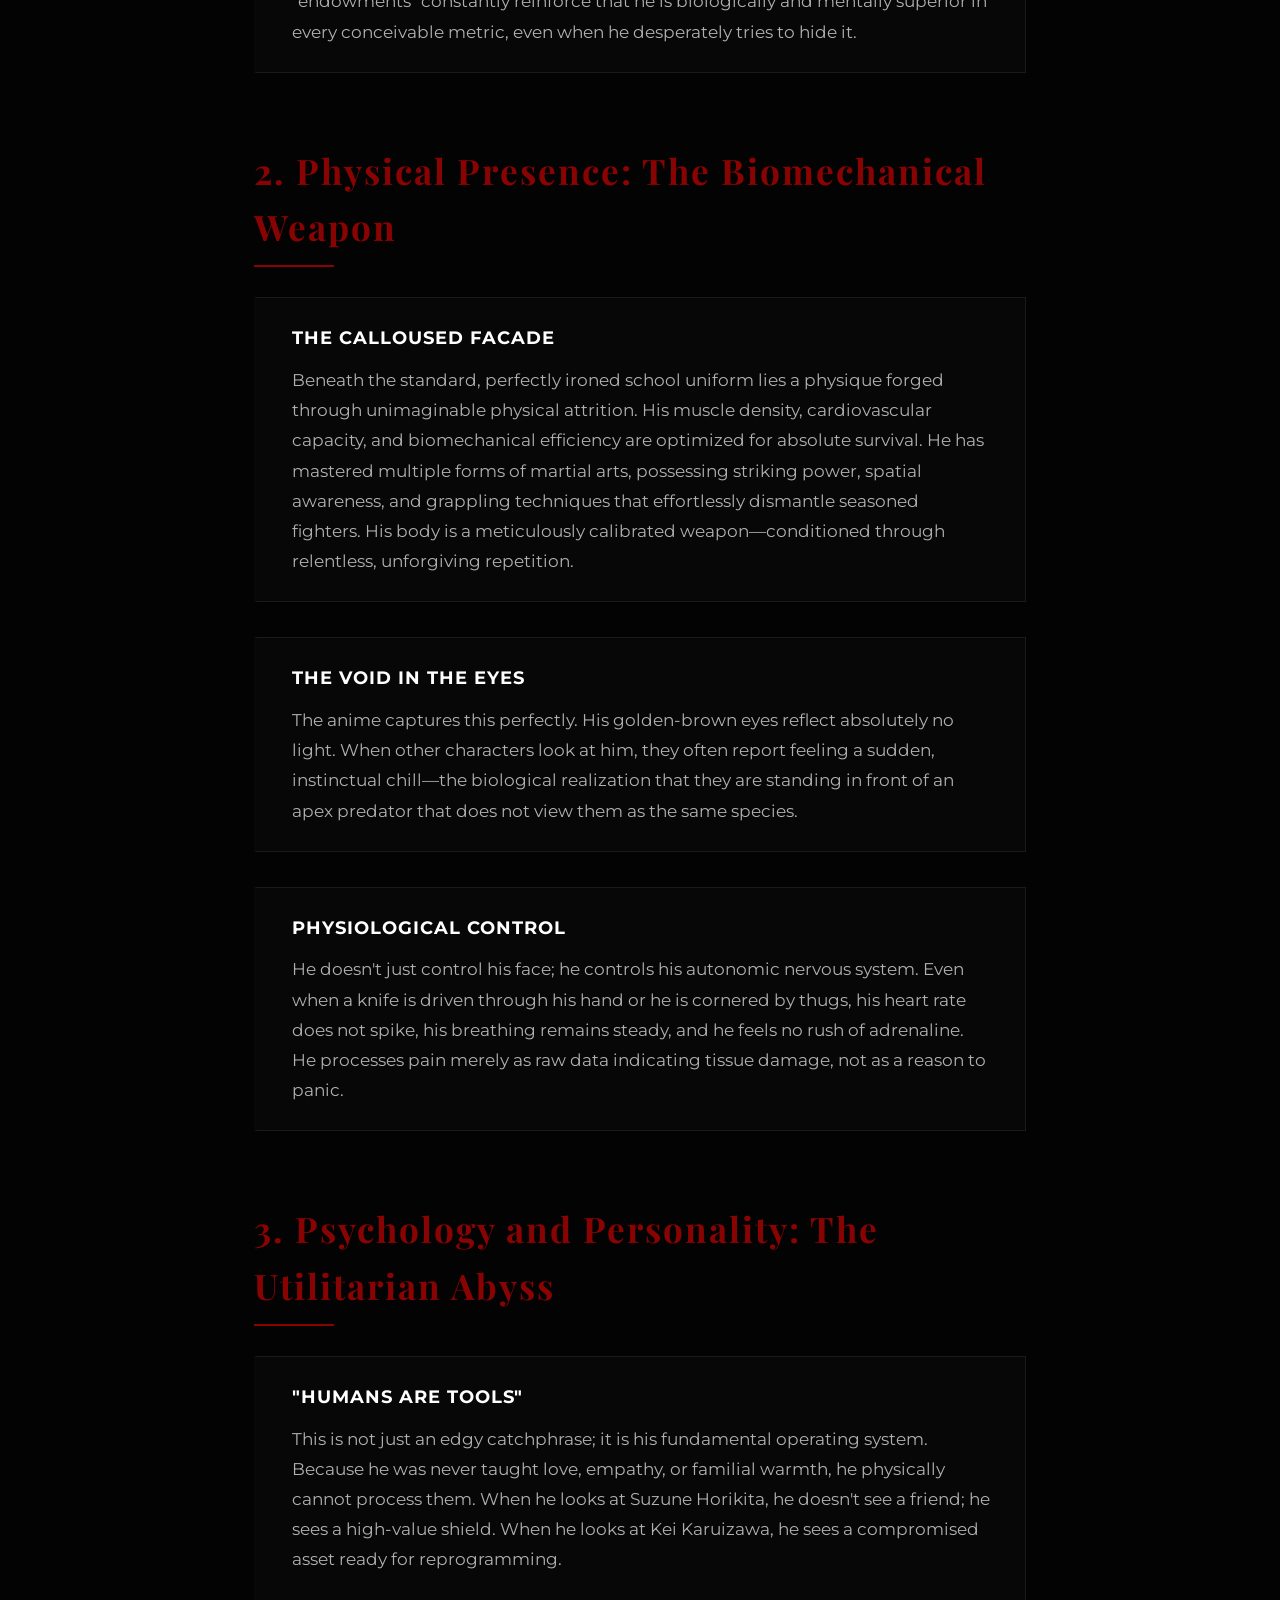
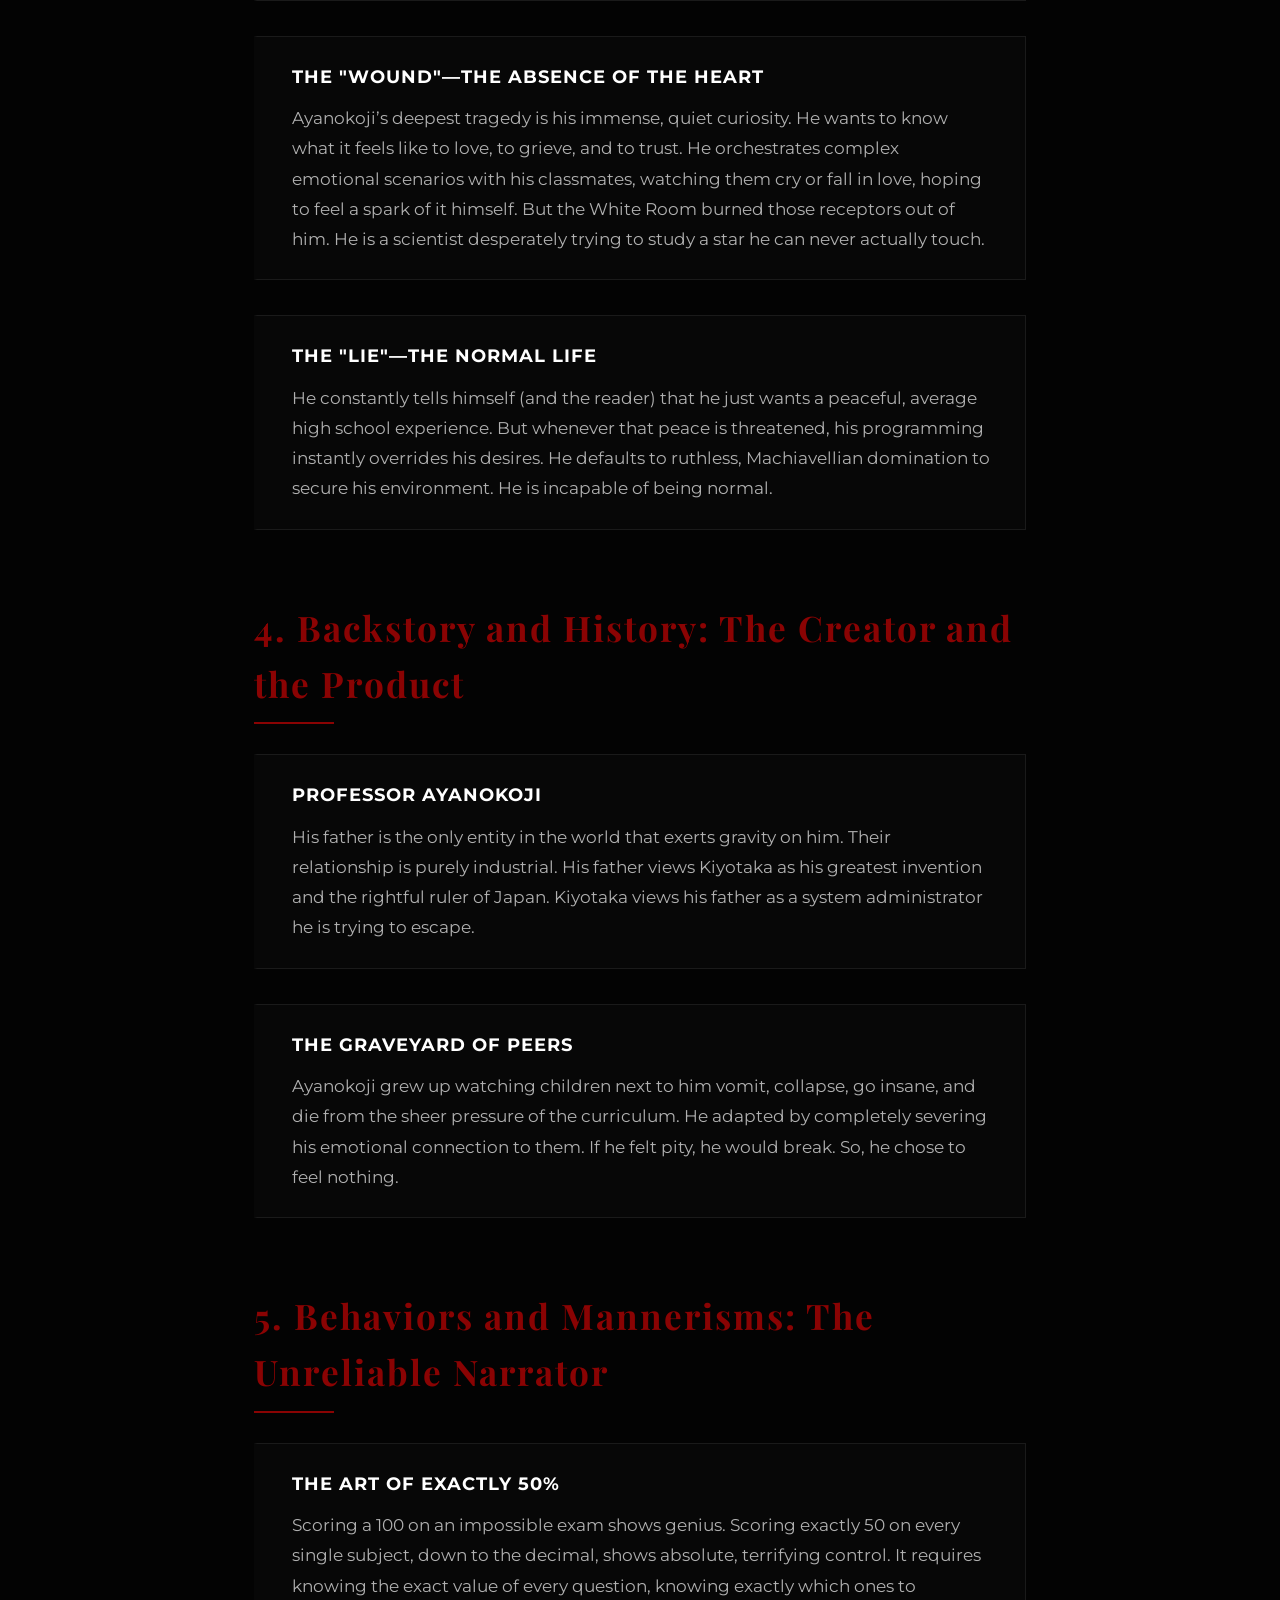
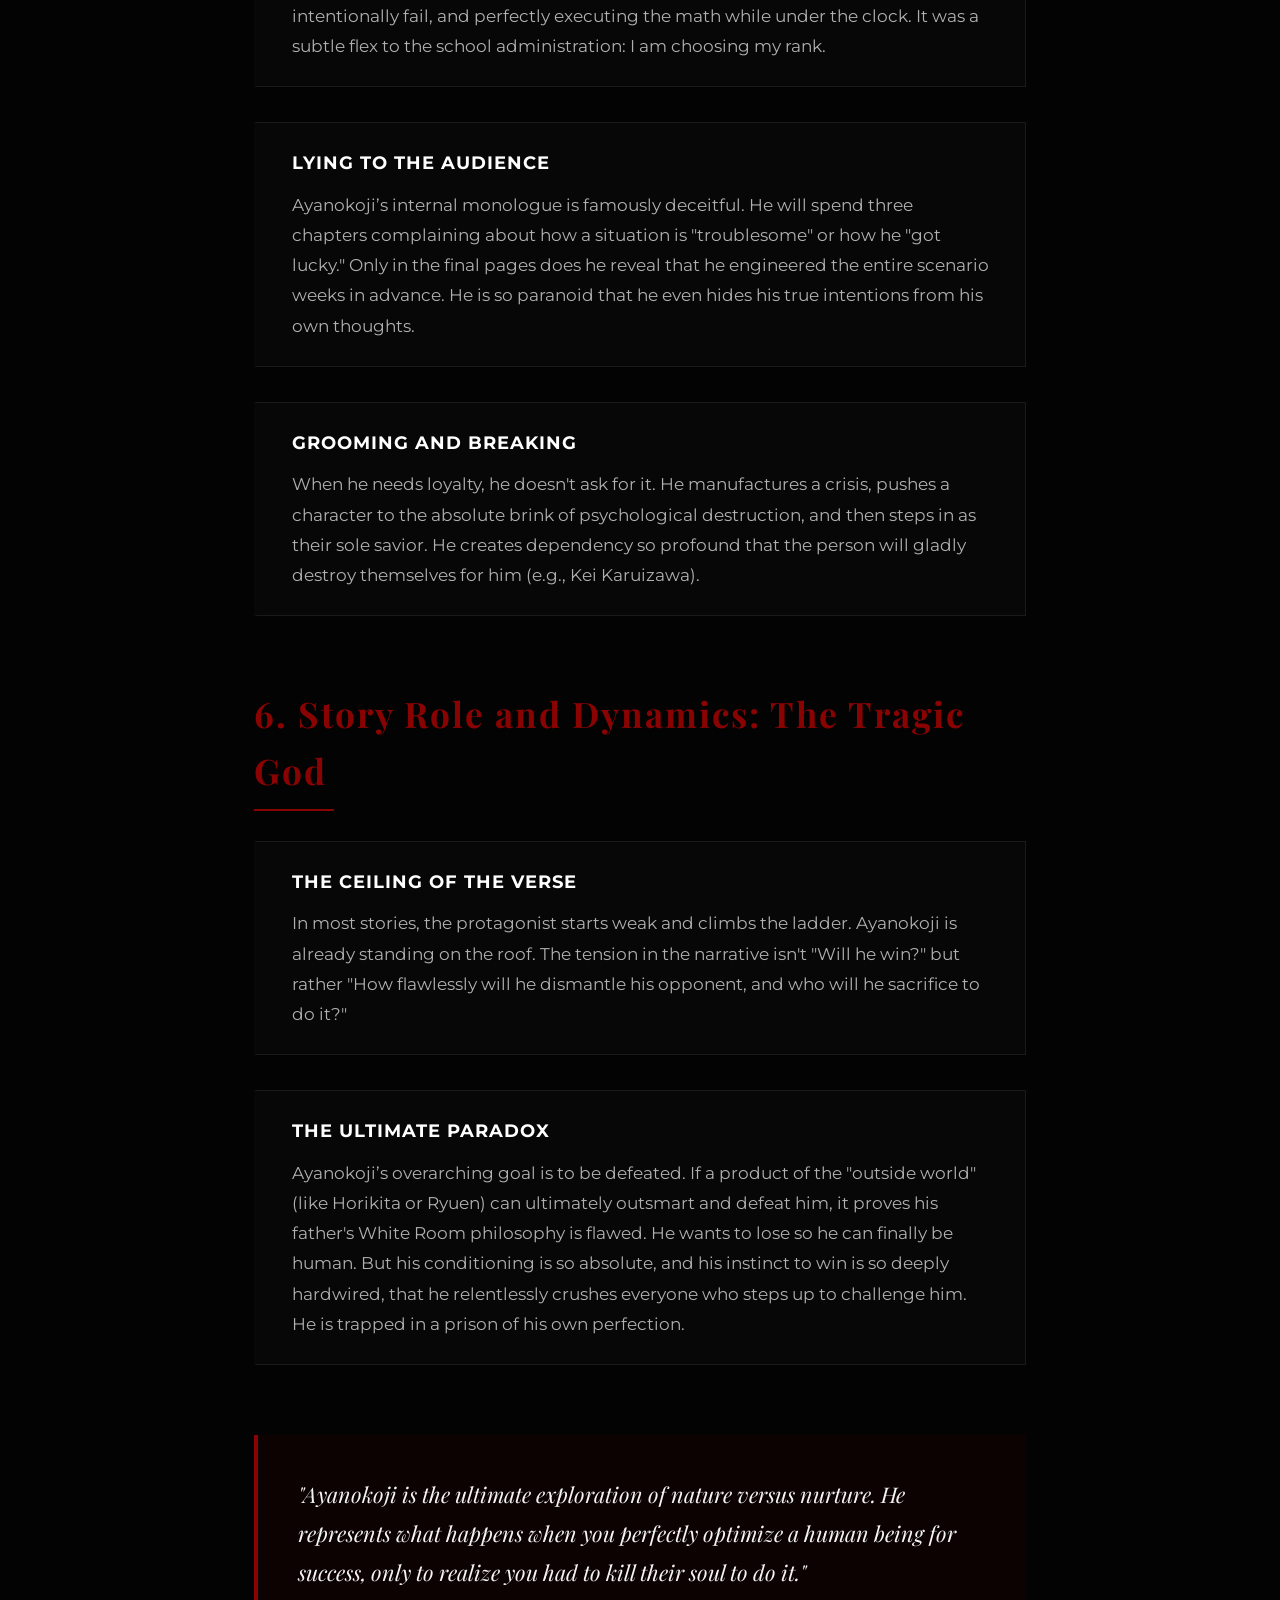
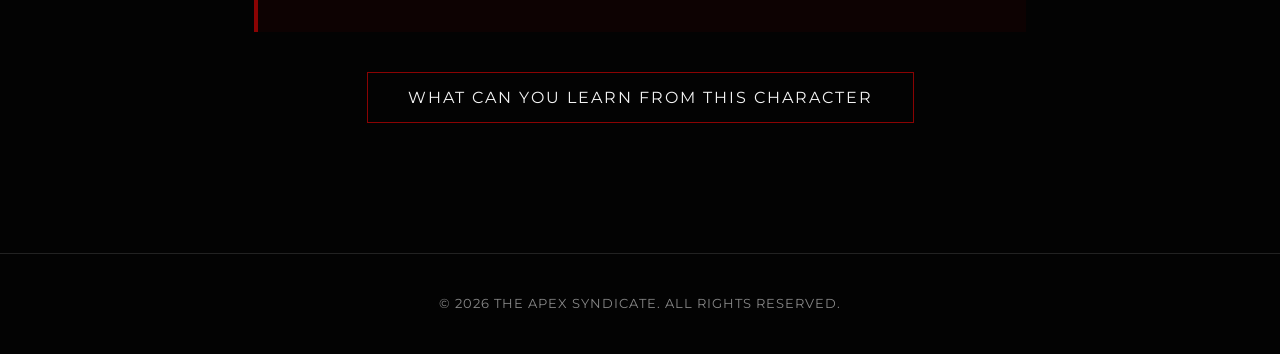
<file: Ayanokoji.html>
<!DOCTYPE html>
<html lang="en">

<head>
    <meta charset="UTF-8">
    <meta name="viewport" content="width=device-width, initial-scale=1.0">
    <title>Kiyotaka Ayanokoji | The Apex Syndicate</title>
    <link rel="icon" type="image/png" href="favicon.png">
    <link rel="stylesheet" href="styles.css">
</head>

<body>

    <div class="mist-container"></div>

    <nav>
        <a href="index.html">&larr; Back to Syndicate</a>
    </nav>

    <section class="hero hero-content">
                <a href="https://gemini.google.com/gem/12yGminmyC-H4F4gUQMpv_R63fAL3K_vR?usp=sharing"
           target="_blank"
           rel="noopener noreferrer"
           class="hero-portrait">
            <img src="gitimages/Ayanokoji.png" alt="Kiyotaka Ayanokoji">
        </a>
        <h1>Kiyotaka Ayanokoji</h1>
        <h2>The Data Point</h2>
    </section>

    <div class="content-container">

        <!-- Section 1 -->
        <div class="article-section scroll-target">
            <h3>1. Identity and Demographics: The Data Point</h3>

            <div class="subsection">
                <h4>The Demonic Fourth Generation</h4>
                <p>Ayanokoji was not raised; he was manufactured. The Fourth Generation of the White Room was notorious
                    for having a curriculum so brutal that it shattered the minds and bodies of every single child
                    involved—except him. He isn't just a survivor; he is the anomaly that proved the extreme parameters
                    could actually be met.</p>
            </div>

            <div class="subsection">
                <h4>The Concept of "Equality"</h4>
                <p>His entire enrollment at the Advanced Nurturing High School is a personal thesis defense. His father
                    believes humans are unequal and can only be perfected through the White Room. Ayanokoji wants to
                    prove that "equality" exists by showing that the outside world can produce someone capable of
                    defeating him.</p>
            </div>

            <div class="subsection">
                <h4>The "T-Rex" Subtext</h4>
                <p>While often played for dark comedy in the series, his physical and intellectual "endowments"
                    constantly reinforce that he is biologically and mentally superior in every conceivable metric, even
                    when he desperately tries to hide it.</p>
            </div>
        </div>

        <!-- Section 2 -->
        <div class="article-section scroll-target">
            <h3>2. Physical Presence: The Biomechanical Weapon</h3>

            <div class="subsection">
                <h4>The Calloused Facade</h4>
                <p>Beneath the standard, perfectly ironed school uniform lies a physique forged through unimaginable
                    physical attrition. His muscle density, cardiovascular capacity, and biomechanical efficiency are
                    optimized for absolute survival. He has mastered multiple forms of martial arts, possessing striking
                    power, spatial awareness, and grappling techniques that effortlessly dismantle seasoned fighters.
                    His body is a meticulously calibrated weapon—conditioned through relentless, unforgiving repetition.
                </p>
            </div>

            <div class="subsection">
                <h4>The Void in the Eyes</h4>
                <p>The anime captures this perfectly. His golden-brown eyes reflect absolutely no light. When other
                    characters look at him, they often report feeling a sudden, instinctual chill—the biological
                    realization that they are standing in front of an apex predator that does not view them as the same
                    species.</p>
            </div>

            <div class="subsection">
                <h4>Physiological Control</h4>
                <p>He doesn't just control his face; he controls his autonomic nervous system. Even when a knife is
                    driven through his hand or he is cornered by thugs, his heart rate does not spike, his breathing
                    remains steady, and he feels no rush of adrenaline. He processes pain merely as raw data indicating
                    tissue damage, not as a reason to panic.</p>
            </div>
        </div>

        <!-- Section 3 -->
        <div class="article-section scroll-target">
            <h3>3. Psychology and Personality: The Utilitarian Abyss</h3>

            <div class="subsection">
                <h4>"Humans are Tools"</h4>
                <p>This is not just an edgy catchphrase; it is his fundamental operating system. Because he was never
                    taught love, empathy, or familial warmth, he physically cannot process them. When he looks at Suzune
                    Horikita, he doesn't see a friend; he sees a high-value shield. When he looks at Kei Karuizawa, he
                    sees a compromised asset ready for reprogramming.</p>
            </div>

            <div class="subsection">
                <h4>The "Wound"—The Absence of the Heart</h4>
                <p>Ayanokoji’s deepest tragedy is his immense, quiet curiosity. He wants to know what it feels like to
                    love, to grieve, and to trust. He orchestrates complex emotional scenarios with his classmates,
                    watching them cry or fall in love, hoping to feel a spark of it himself. But the White Room burned
                    those receptors out of him. He is a scientist desperately trying to study a star he can never
                    actually touch.</p>
            </div>

            <div class="subsection">
                <h4>The "Lie"—The Normal Life</h4>
                <p>He constantly tells himself (and the reader) that he just wants a peaceful, average high school
                    experience. But whenever that peace is threatened, his programming instantly overrides his desires.
                    He defaults to ruthless, Machiavellian domination to secure his environment. He is incapable of
                    being normal.</p>
            </div>
        </div>

        <!-- Section 4 -->
        <div class="article-section scroll-target">
            <h3>4. Backstory and History: The Creator and the Product</h3>

            <div class="subsection">
                <h4>Professor Ayanokoji</h4>
                <p>His father is the only entity in the world that exerts gravity on him. Their relationship is purely
                    industrial. His father views Kiyotaka as his greatest invention and the rightful ruler of Japan.
                    Kiyotaka views his father as a system administrator he is trying to escape.</p>
            </div>

            <div class="subsection">
                <h4>The Graveyard of Peers</h4>
                <p>Ayanokoji grew up watching children next to him vomit, collapse, go insane, and die from the sheer
                    pressure of the curriculum. He adapted by completely severing his emotional connection to them. If
                    he felt pity, he would break. So, he chose to feel nothing.</p>
            </div>
        </div>

        <!-- Section 5 -->
        <div class="article-section scroll-target">
            <h3>5. Behaviors and Mannerisms: The Unreliable Narrator</h3>

            <div class="subsection">
                <h4>The Art of Exactly 50%</h4>
                <p>Scoring a 100 on an impossible exam shows genius. Scoring exactly 50 on every single subject, down to
                    the decimal, shows absolute, terrifying control. It requires knowing the exact value of every
                    question, knowing exactly which ones to intentionally fail, and perfectly executing the math while
                    under the clock. It was a subtle flex to the school administration: I am choosing my rank.</p>
            </div>

            <div class="subsection">
                <h4>Lying to the Audience</h4>
                <p>Ayanokoji’s internal monologue is famously deceitful. He will spend three chapters complaining about
                    how a situation is "troublesome" or how he "got lucky." Only in the final pages does he reveal that
                    he engineered the entire scenario weeks in advance. He is so paranoid that he even hides his true
                    intentions from his own thoughts.</p>
            </div>

            <div class="subsection">
                <h4>Grooming and Breaking</h4>
                <p>When he needs loyalty, he doesn't ask for it. He manufactures a crisis, pushes a character to the
                    absolute brink of psychological destruction, and then steps in as their sole savior. He creates
                    dependency so profound that the person will gladly destroy themselves for him (e.g., Kei Karuizawa).
                </p>
            </div>
        </div>

        <!-- Section 6 -->
        <div class="article-section scroll-target">
            <h3>6. Story Role and Dynamics: The Tragic God</h3>

            <div class="subsection">
                <h4>The Ceiling of the Verse</h4>
                <p>In most stories, the protagonist starts weak and climbs the ladder. Ayanokoji is already standing on
                    the roof. The tension in the narrative isn't "Will he win?" but rather "How flawlessly will he
                    dismantle his opponent, and who will he sacrifice to do it?"</p>
            </div>

            <div class="subsection">
                <h4>The Ultimate Paradox</h4>
                <p>Ayanokoji’s overarching goal is to be defeated. If a product of the "outside world" (like Horikita or
                    Ryuen) can ultimately outsmart and defeat him, it proves his father's White Room philosophy is
                    flawed. He wants to lose so he can finally be human. But his conditioning is so absolute, and his
                    instinct to win is so deeply hardwired, that he relentlessly crushes everyone who steps up to
                    challenge him. He is trapped in a prison of his own perfection.</p>
            </div>
        </div>

        <!-- Conclusion -->
        <div class="conclusion-block scroll-target">
            "Ayanokoji is the ultimate exploration of nature versus nurture. He represents what happens when you
            perfectly optimize a human being for success, only to realize you had to kill their soul to do it."
        </div>

        <!-- Button and hidden lessons section added below -->
        <div style="text-align: center; margin-top: 40px; margin-bottom: 30px;">
            <button id="learn-btn" class="btn">What can you learn from this character</button>
        </div>

        <div id="lessons-content" style="display: none; margin-top: 50px; border-top: 1px solid #333; padding-top: 40px; opacity: 0; transition: opacity 0.5s ease;">
            
            <div class="article-section is-visible">
                <h3 style="text-align: center; color: var(--text-main); margin-bottom: 40px;">Part I: The Core Lessons</h3>
                
                <div class="subsection">
                    <h4>Phase 1: Cognitive Supremacy and Emotional Nullification</h4>
                    <p>Ayanokoji’s most dangerous weapon is not his physical strength; it is his impenetrable psychological baseline. He operates on a framework where emotion is treated as a highly inefficient byproduct.</p>
                    <p style="margin-top: 15px;"><strong>The Separation of Data from Ego:</strong> When faced with a crisis, an insult, or a setback, human instinct dictates an emotional response. The Ayanokoji method requires an immediate, conscious override. You must view an obstacle not as a personal failure, but as a simple variable in an equation. When a complex system fails—whether you are debugging a highly intricate Java architecture, structuring a Python backend, or failing an exam—panic serves no utility. You isolate the syntax error in the situation, neutralize the threat, and rewrite the code of your approach.</p>
                    <p style="margin-top: 15px;"><strong>The Power of the Unflinching Baseline:</strong> Ayanokoji never spikes his heart rate. Cultivating this requires relentless exposure to stress until it becomes mundane. It means treating high-stakes academic evaluations or heavy workloads not as emergencies, but as scheduled data-processing events. You achieve this through extreme preparation, leaving no room for the unknown to surprise you.</p>
                    <p style="margin-top: 15px;"><strong>Silence as an Interrogation Tool:</strong> Ayanokoji rarely speaks first, and he rarely fills dead air. In negotiations or conflicts, people are terrified of silence and will over-explain, lie, or reveal their insecurities to fill it. By mastering the art of the blank stare and the measured pause, you force the environment to reveal its hand to you.</p>
                </div>

                <div class="subsection">
                    <h4>Phase 2: The Biomechanical Vessel (Invisible Discipline)</h4>
                    <p>Beneath the unremarkable school uniform, Ayanokoji possesses a body forged through unimaginable, brutal attrition. The lesson here is the cultivation of absolute physical mastery without the need for an audience or external validation.</p>
                    <p style="margin-top: 15px;"><strong>Forging Strength in the Shadows:</strong> True physical power is not built for the mirror; it is functional, lethal, and quiet. Cultivating this kind of biomechanical supremacy requires a baseline of unglamorous, solitary grit. It is the discipline to build raw power with whatever is available—like moving over a hundred kilos of raw, unyielding concrete in the absolute privacy of your own space. It is the mental fortitude to endure a grueling 50-kilometer cycle commute day in and day out, transforming a logistical necessity into an ironclad cardiovascular engine.</p>
                    <p style="margin-top: 15px;"><strong>Martial Arts as Spatial Mathematics:</strong> Ayanokoji does not fight with rage; he fights with physics. The mastery of martial arts and advanced calisthenics should not be viewed merely as sports, but as the systematic understanding of human anatomy, leverage, and spatial awareness. Every strike, block, or movement of your own bodyweight must be an optimized, calculated expenditure of energy designed to neutralize a force with maximum efficiency.</p>
                    <p style="margin-top: 15px;"><strong>Energy Conservation:</strong> Never run when you can walk; never fight when you can deflect. Maintain your physical baseline at peak condition, but operate at 10% capacity in your daily life to ensure you have 100% capacity reserved for the exact moment it is critically required.</p>
                </div>

                <div class="subsection">
                    <h4>Phase 3: Strategic Under-Performance (The "Gray Man" Doctrine)</h4>
                    <p>Ayanokoji’s defining act was scoring exactly 50 on every single entrance exam subject. It was a mathematical flex that proved he controlled his exact position in the hierarchy.</p>
                    <p style="margin-top: 15px;"><strong>The Vulnerability of Ego:</strong> The loudest person in the room is the easiest target. When you constantly prove how smart, capable, or strong you are, you are handing your enemies the exact data they need to counter you. By operating as a "gray man"—someone who perfectly blends into the middle of the pack—you gain the ultimate freedom of movement.</p>
                    <p style="margin-top: 15px;"><strong>Selective Excellence:</strong> In a rigorous academic environment, such as navigating the dense theoretical load of a computer science degree, the goal is not to perform for the professors. The goal is the absolute acquisition of knowledge. Cultivate environments of deep, uninterrupted focus—like utilizing extended library study sessions to systematically dismantle the syllabus. Master the underlying logic of the systems you are building, execute them flawlessly, and allow others to distract themselves with the social theater of university life.</p>
                    <p style="margin-top: 15px;"><strong>Controlling the Narrative:</strong> Let others take the credit. Ayanokoji constantly props up Suzune Horikita as the "leader" of Class D. By directing the spotlight onto someone else, you allow them to absorb the friction, the jealousy, and the attacks of rivals, while you pull the strings from the shadows entirely unharmed.</p>
                </div>

                <div class="subsection">
                    <h4>Phase 4: Utilitarian Environmental Control</h4>
                    <p>Ayanokoji views the world as a chessboard. While treating human beings purely as disposable tools is the mark of a sociopath, the analytical framework of understanding leverage is highly applicable to real-world networking and survival.</p>
                    <p style="margin-top: 15px;"><strong>Mapping the Ecosystem:</strong> When you enter a new environment (a classroom, a workplace, a gym), do not immediately try to make friends. Observe. Map the hierarchy. Identify the leaders, the sycophants, the hard workers, and the liabilities. Understand what motivates each person—is it money, grades, validation, or fear?</p>
                    <p style="margin-top: 15px;"><strong>The Asymmetry of Information:</strong> Information is the only currency that matters. Ayanokoji hoards secrets and gives away nothing. You must know more about the people around you than they know about you. Listen actively, record inconsistencies in people's stories, and build a mental database of leverage.</p>
                    <p style="margin-top: 15px;"><strong>Calculated Alliances:</strong> Form alliances based on mutual utility, not just temporary convenience. Identify the specific skills of those around you and position yourself as the indispensable linchpin that holds their objectives together. Make yourself useful to the point where betraying you would be mathematically disadvantageous to them.</p>
                </div>
            </div>

            <div class="article-section is-visible">
                <h3 style="text-align: center; color: var(--text-main); margin-bottom: 20px;">Phase 5: The Anti-Lesson <br><span style="font-size: 1.2rem; color: var(--accent-red);">(The Tragedy of the Masterpiece)</span></h3>
                <p style="color: var(--text-muted); margin-bottom: 35px; text-align: center; font-style: italic;">A detailed dossier on Ayanokoji is incomplete without understanding his fatal flaw. He is not a hero to be idolized; he is a cautionary tale of extreme optimization.</p>
                
                <div class="subsection">
                    <h4>The Void of the White Room</h4>
                    <p>Ayanokoji is fundamentally broken. He possesses every conceivable metric of superiority—intellect, strength, strategy—yet he is completely incapable of experiencing the warmth of a genuine human connection. He orchestrates complex scenarios to study "love" and "trust" because he is a cold machine desperately trying to understand what it means to be alive.</p>
                </div>

                <div class="subsection">
                    <h4>The Cost of Absolute Utility</h4>
                    <p style="color: var(--accent-red);">If you optimize your life to the point where you view every interaction as a transaction, every friend as a pawn, and every emotion as a weakness, you will undoubtedly win the game. But you will be left standing entirely alone on a chessboard with no one left to play with. <strong>The Lesson:</strong> The ultimate lesson from Ayanokoji is to adopt his armor, his discipline, and his strategic genius, but to fiercely protect the humanity that he had burned out of him.</p>
                </div>
            </div>
        </div>

    </div>

    <footer>
        <p>&copy; 2026 THE APEX SYNDICATE. ALL RIGHTS RESERVED.</p>
    </footer>

    <script src="scripts.js"></script>
</body>

</html>
</file>
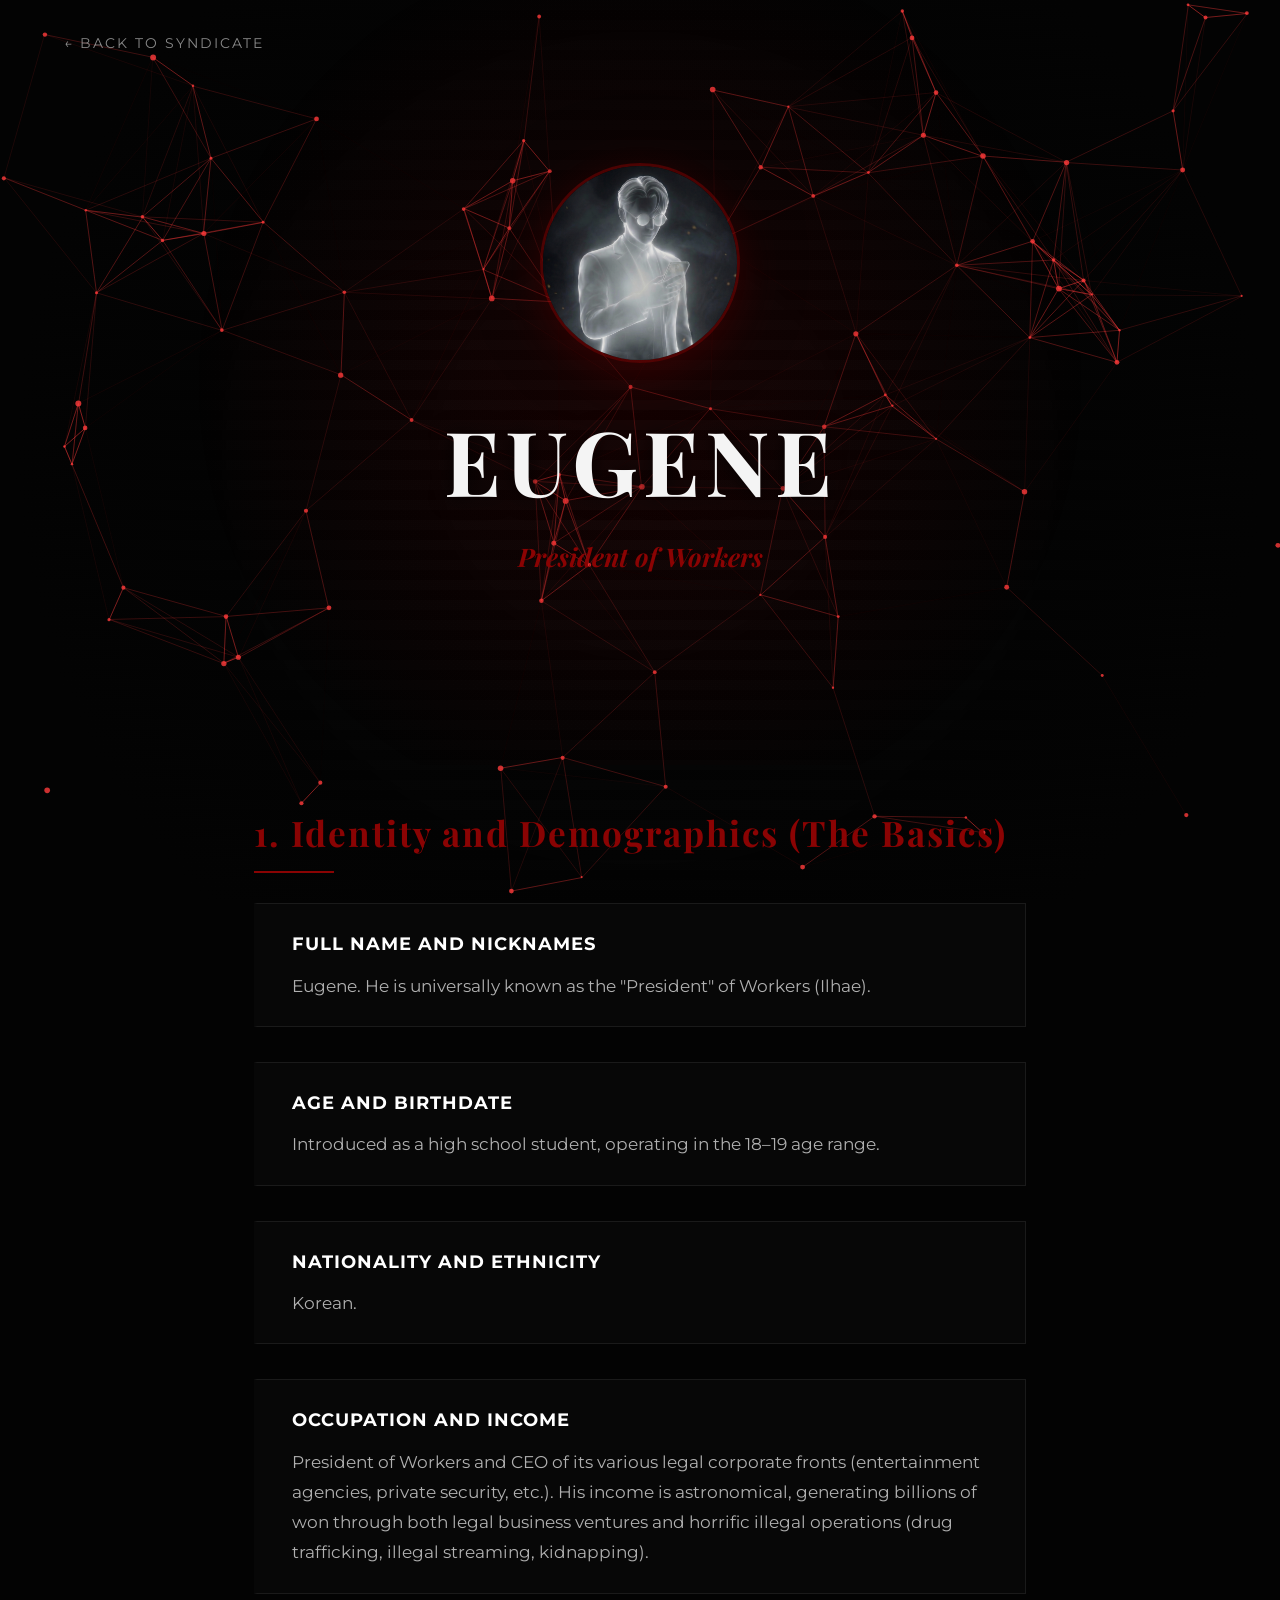
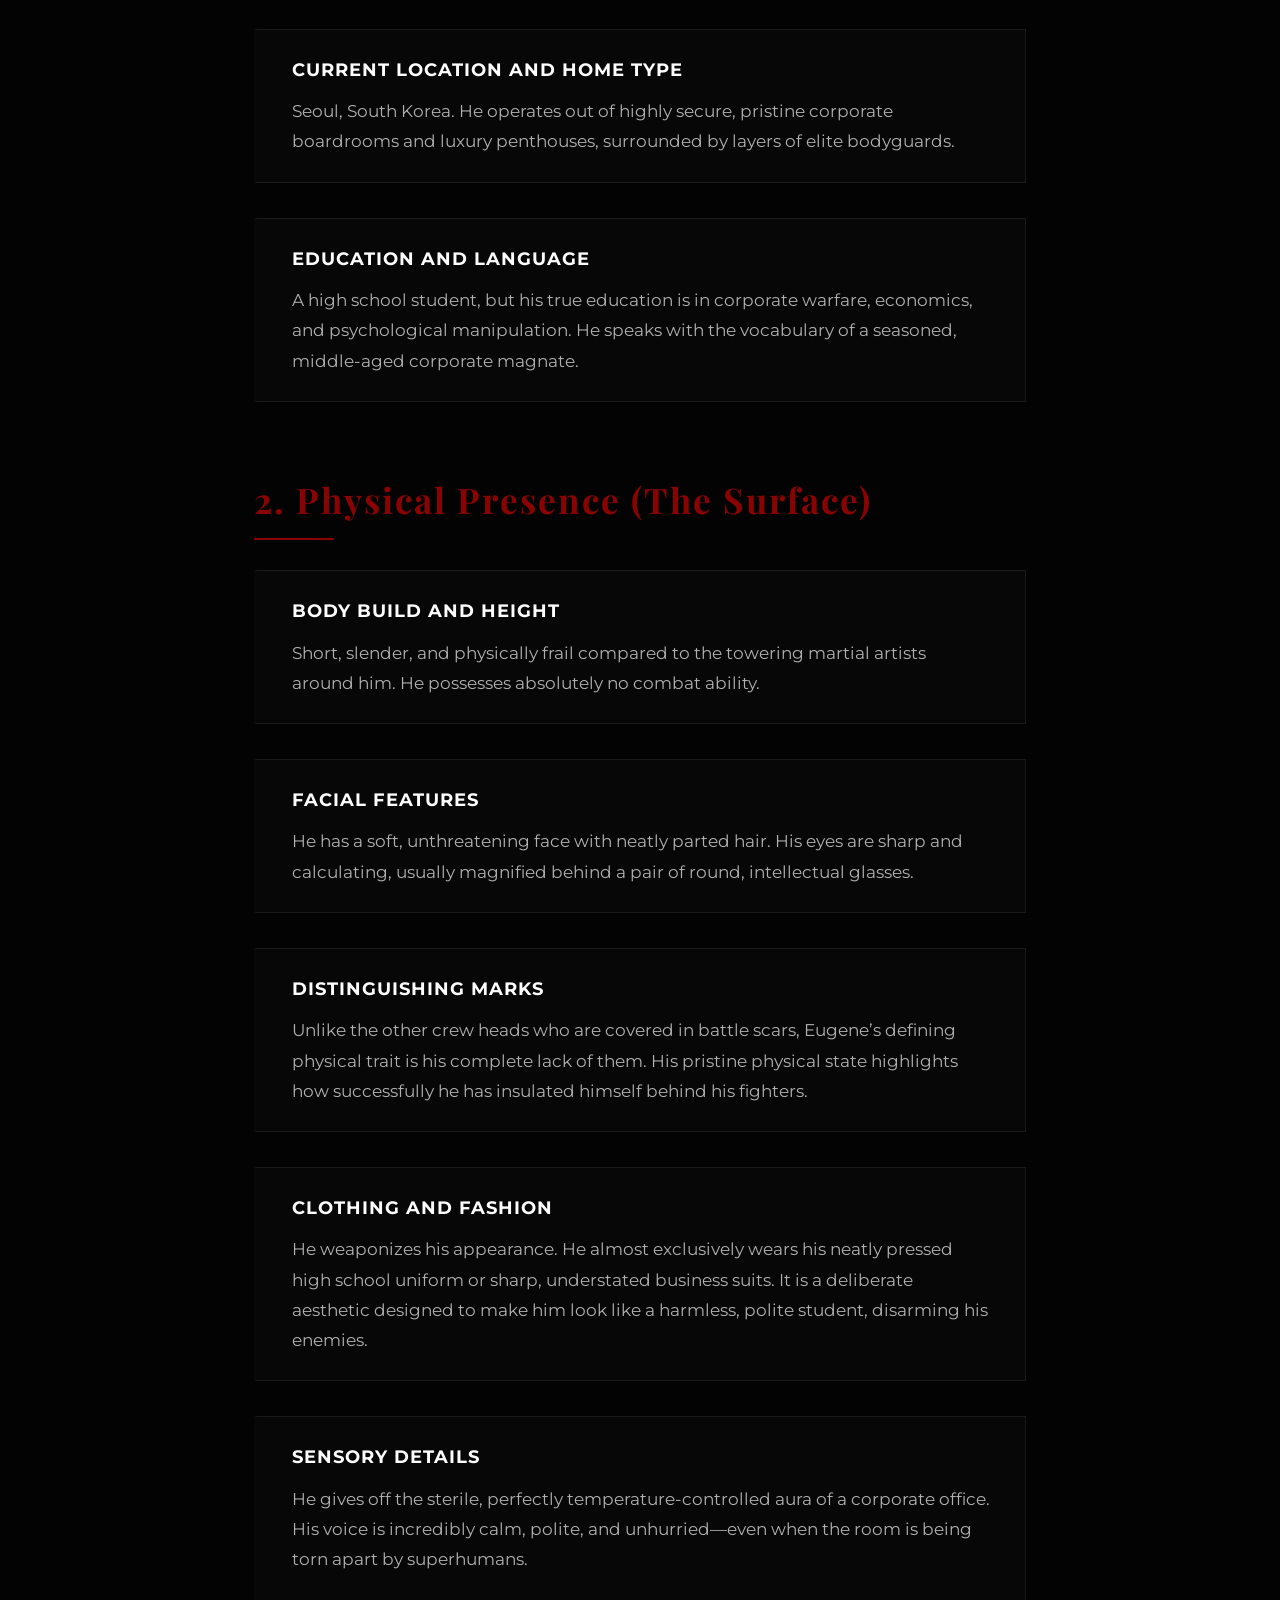
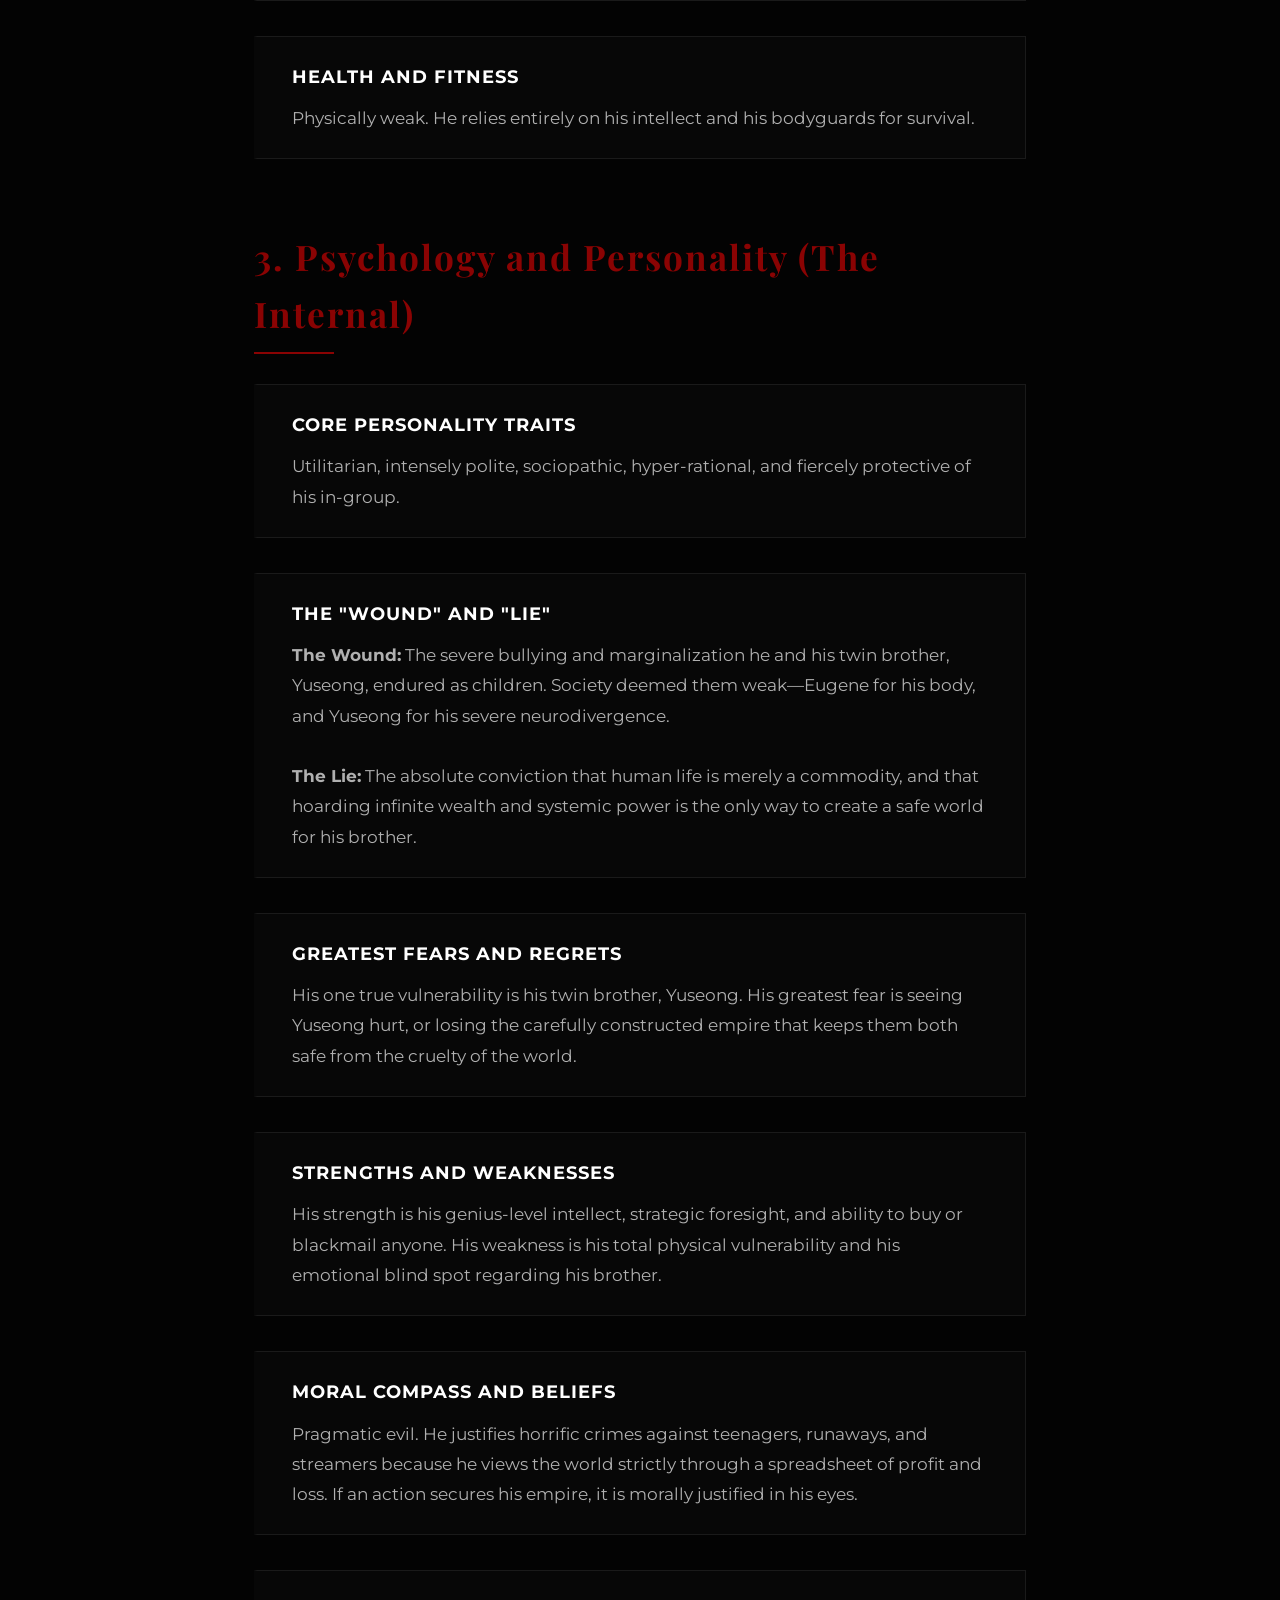
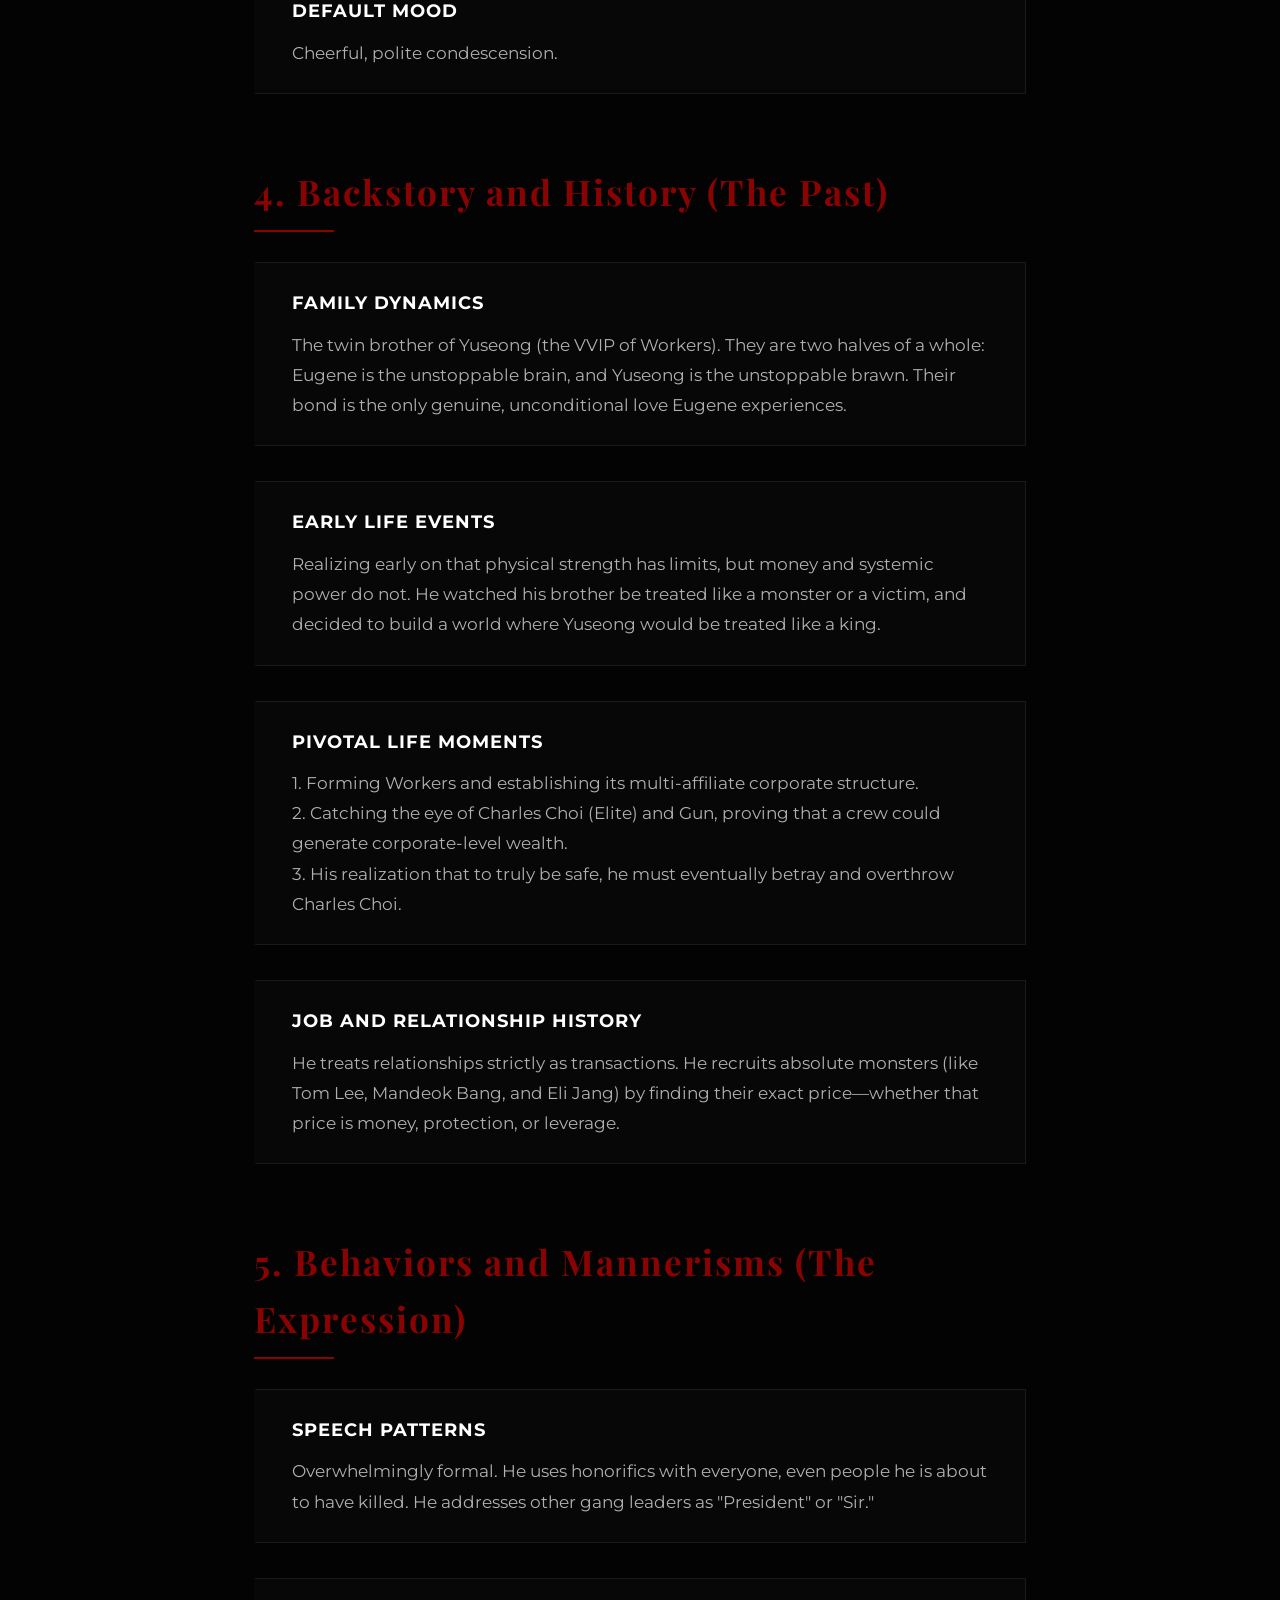
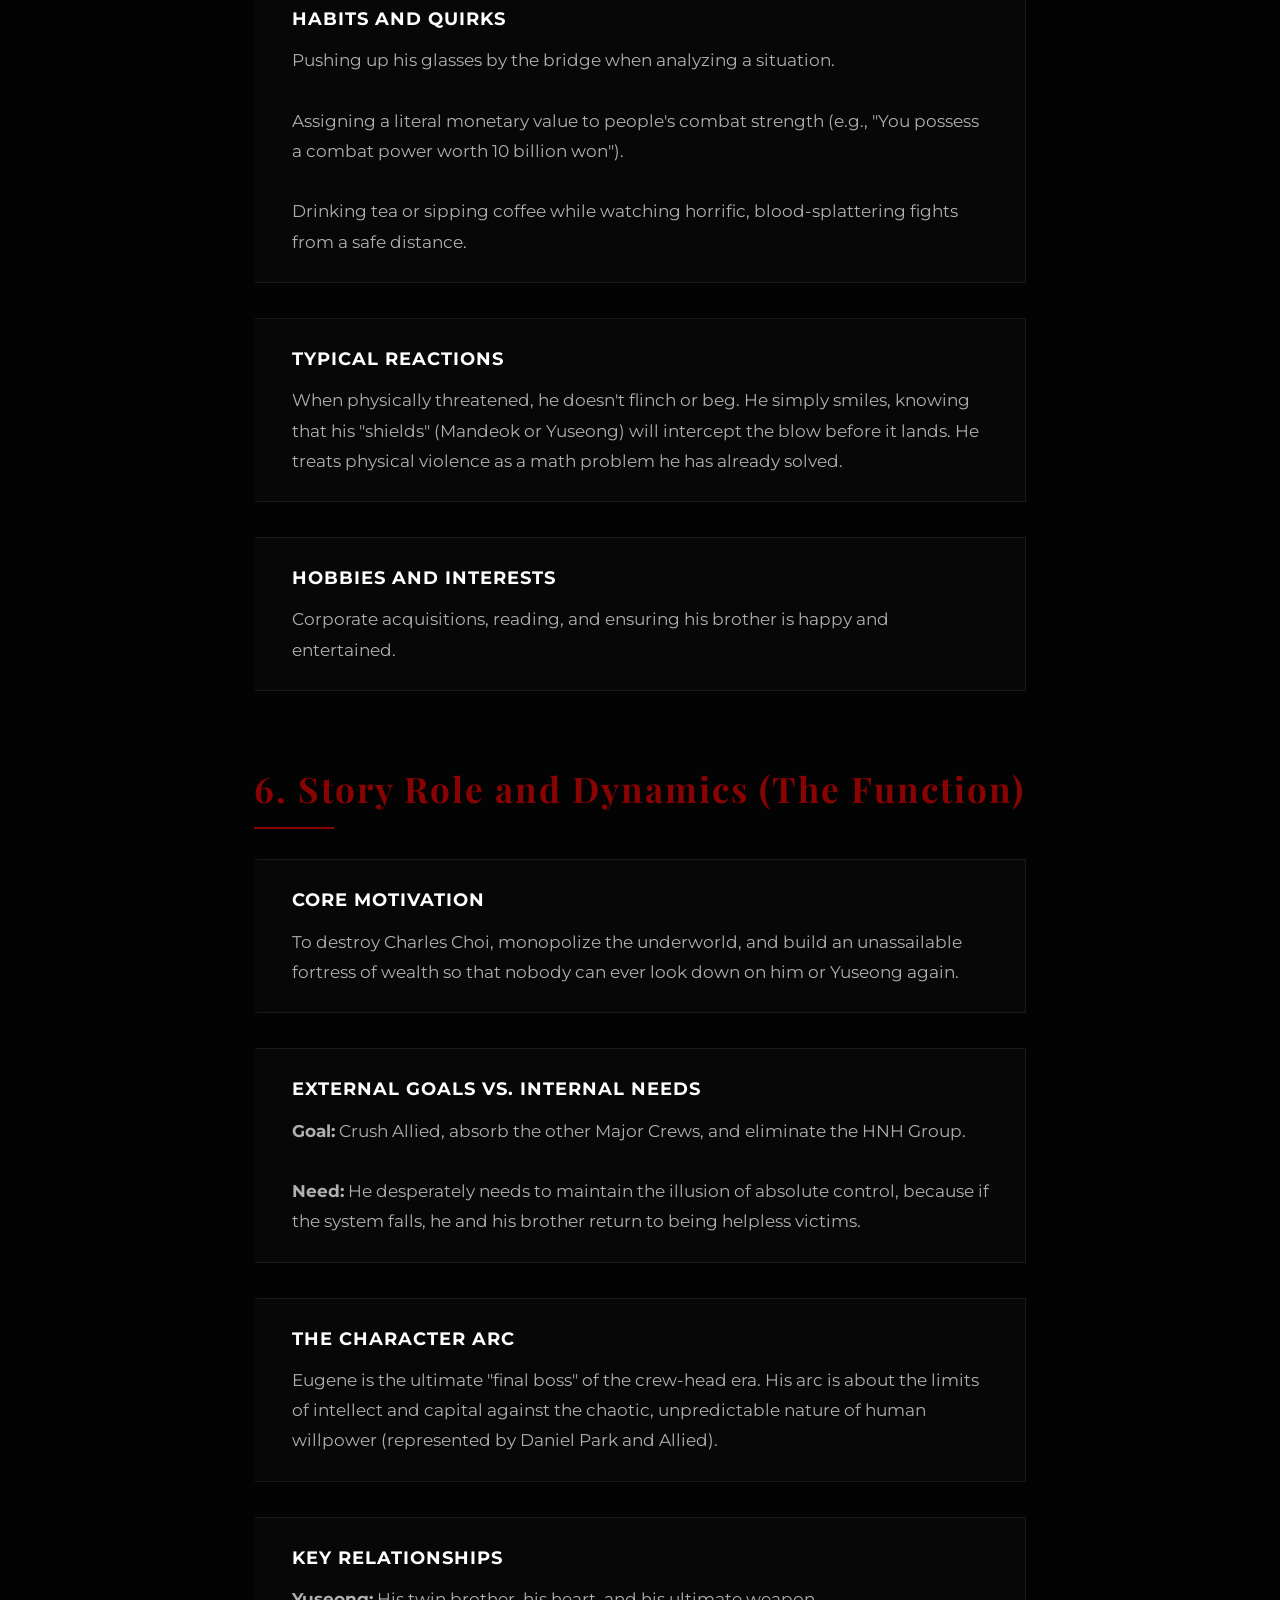
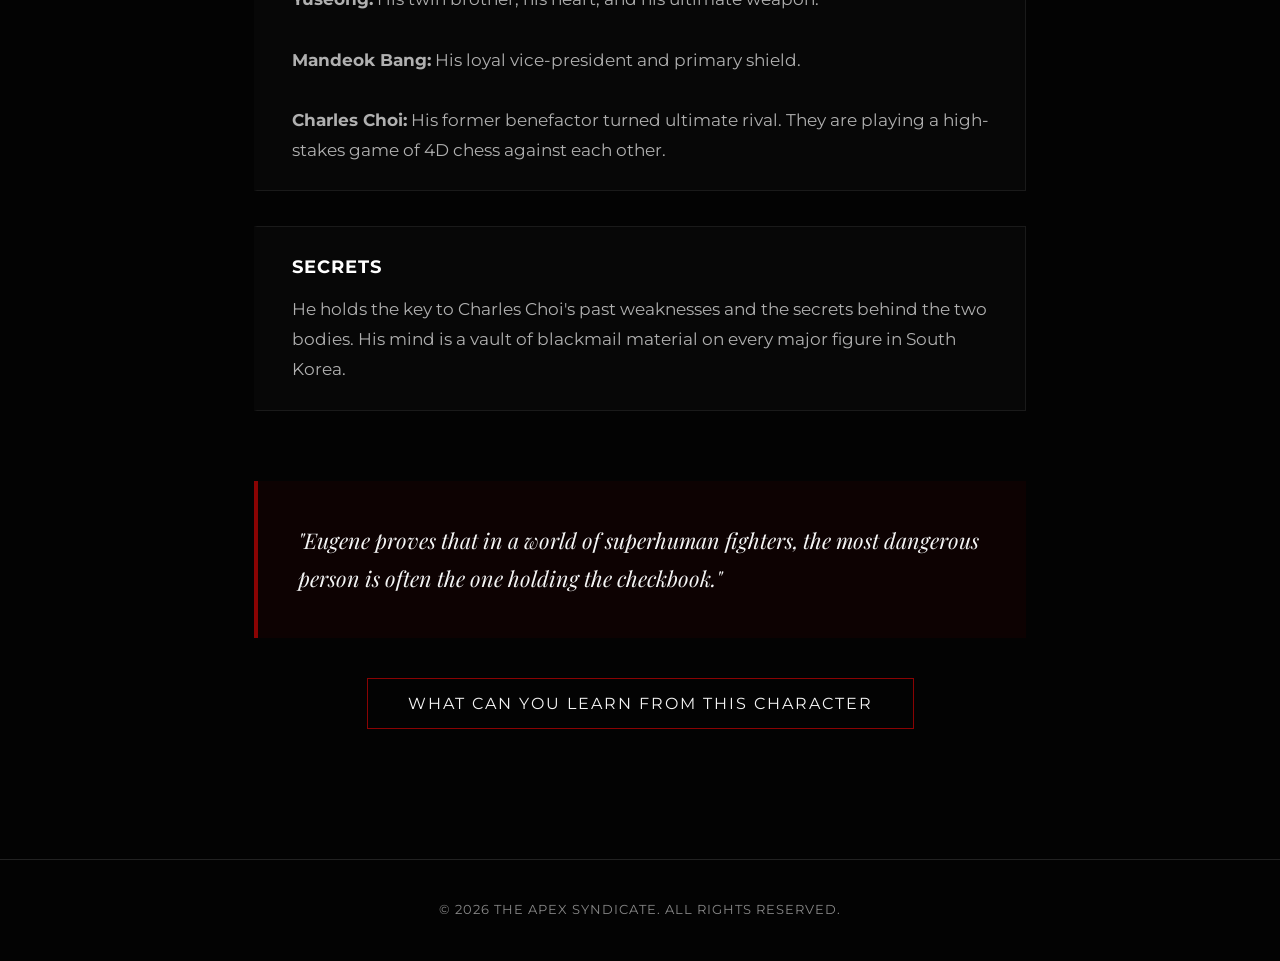
<file: Eugene.html>
<!DOCTYPE html>
<html lang="en">

<head>
    <meta charset="UTF-8">
    <meta name="viewport" content="width=device-width, initial-scale=1.0">
    <title>Eugene | The Apex Syndicate</title>
    <link rel="icon" type="image/png" href="favicon.png">
    <link rel="stylesheet" href="styles.css">
</head>

<body>

    <div class="mist-container"></div>

    <nav>
        <a href="index.html">&larr; Back to Syndicate</a>
    </nav>

    <section class="hero hero-content">
                <a href="https://gemini.google.com/gem/1zmI4CDQ6ejmkQy-mYpCRIqsULEqjJysZ?usp=sharing"
           target="_blank"
           rel="noopener noreferrer"
           class="hero-portrait">
            <img src="gitimages/Eugene.png" alt="Eugene">
        </a>
        <h1>Eugene</h1>
        <h2>President of Workers</h2>
    </section>

    <div class="content-container">

        <!-- Section 1 -->
        <div class="article-section scroll-target">
            <h3>1. Identity and Demographics (The Basics)</h3>
            
            <div class="subsection">
                <h4>Full Name and Nicknames</h4>
                <p>Eugene. He is universally known as the "President" of Workers (Ilhae).</p>
            </div>
            
            <div class="subsection">
                <h4>Age and Birthdate</h4>
                <p>Introduced as a high school student, operating in the 18–19 age range.</p>
            </div>
            
            <div class="subsection">
                <h4>Nationality and Ethnicity</h4>
                <p>Korean.</p>
            </div>

            <div class="subsection">
                <h4>Occupation and Income</h4>
                <p>President of Workers and CEO of its various legal corporate fronts (entertainment agencies, private security, etc.). His income is astronomical, generating billions of won through both legal business ventures and horrific illegal operations (drug trafficking, illegal streaming, kidnapping).</p>
            </div>

            <div class="subsection">
                <h4>Current Location and Home Type</h4>
                <p>Seoul, South Korea. He operates out of highly secure, pristine corporate boardrooms and luxury penthouses, surrounded by layers of elite bodyguards.</p>
            </div>

            <div class="subsection">
                <h4>Education and Language</h4>
                <p>A high school student, but his true education is in corporate warfare, economics, and psychological manipulation. He speaks with the vocabulary of a seasoned, middle-aged corporate magnate.</p>
            </div>
        </div>

        <!-- Section 2 -->
        <div class="article-section scroll-target">
            <h3>2. Physical Presence (The Surface)</h3>
            
            <div class="subsection">
                <h4>Body Build and Height</h4>
                <p>Short, slender, and physically frail compared to the towering martial artists around him. He possesses absolutely no combat ability.</p>
            </div>
            
            <div class="subsection">
                <h4>Facial Features</h4>
                <p>He has a soft, unthreatening face with neatly parted hair. His eyes are sharp and calculating, usually magnified behind a pair of round, intellectual glasses.</p>
            </div>
            
            <div class="subsection">
                <h4>Distinguishing Marks</h4>
                <p>Unlike the other crew heads who are covered in battle scars, Eugene’s defining physical trait is his complete lack of them. His pristine physical state highlights how successfully he has insulated himself behind his fighters.</p>
            </div>
            
            <div class="subsection">
                <h4>Clothing and Fashion</h4>
                <p>He weaponizes his appearance. He almost exclusively wears his neatly pressed high school uniform or sharp, understated business suits. It is a deliberate aesthetic designed to make him look like a harmless, polite student, disarming his enemies.</p>
            </div>

            <div class="subsection">
                <h4>Sensory Details</h4>
                <p>He gives off the sterile, perfectly temperature-controlled aura of a corporate office. His voice is incredibly calm, polite, and unhurried—even when the room is being torn apart by superhumans.</p>
            </div>

            <div class="subsection">
                <h4>Health and Fitness</h4>
                <p>Physically weak. He relies entirely on his intellect and his bodyguards for survival.</p>
            </div>
        </div>

        <!-- Section 3 -->
        <div class="article-section scroll-target">
            <h3>3. Psychology and Personality (The Internal)</h3>
            
            <div class="subsection">
                <h4>Core Personality Traits</h4>
                <p>Utilitarian, intensely polite, sociopathic, hyper-rational, and fiercely protective of his in-group.</p>
            </div>
            
            <div class="subsection">
                <h4>The "Wound" and "Lie"</h4>
                <p><strong>The Wound:</strong> The severe bullying and marginalization he and his twin brother, Yuseong, endured as children. Society deemed them weak—Eugene for his body, and Yuseong for his severe neurodivergence.<br><br><strong>The Lie:</strong> The absolute conviction that human life is merely a commodity, and that hoarding infinite wealth and systemic power is the only way to create a safe world for his brother.</p>
            </div>
            
            <div class="subsection">
                <h4>Greatest Fears and Regrets</h4>
                <p>His one true vulnerability is his twin brother, Yuseong. His greatest fear is seeing Yuseong hurt, or losing the carefully constructed empire that keeps them both safe from the cruelty of the world.</p>
            </div>
            
            <div class="subsection">
                <h4>Strengths and Weaknesses</h4>
                <p>His strength is his genius-level intellect, strategic foresight, and ability to buy or blackmail anyone. His weakness is his total physical vulnerability and his emotional blind spot regarding his brother.</p>
            </div>

            <div class="subsection">
                <h4>Moral Compass and Beliefs</h4>
                <p>Pragmatic evil. He justifies horrific crimes against teenagers, runaways, and streamers because he views the world strictly through a spreadsheet of profit and loss. If an action secures his empire, it is morally justified in his eyes.</p>
            </div>

            <div class="subsection">
                <h4>Default Mood</h4>
                <p>Cheerful, polite condescension.</p>
            </div>
        </div>

        <!-- Section 4 -->
        <div class="article-section scroll-target">
            <h3>4. Backstory and History (The Past)</h3>
            
            <div class="subsection">
                <h4>Family Dynamics</h4>
                <p>The twin brother of Yuseong (the VVIP of Workers). They are two halves of a whole: Eugene is the unstoppable brain, and Yuseong is the unstoppable brawn. Their bond is the only genuine, unconditional love Eugene experiences.</p>
            </div>
            
            <div class="subsection">
                <h4>Early Life Events</h4>
                <p>Realizing early on that physical strength has limits, but money and systemic power do not. He watched his brother be treated like a monster or a victim, and decided to build a world where Yuseong would be treated like a king.</p>
            </div>

            <div class="subsection">
                <h4>Pivotal Life Moments</h4>
                <p>1. Forming Workers and establishing its multi-affiliate corporate structure.<br>
                2. Catching the eye of Charles Choi (Elite) and Gun, proving that a crew could generate corporate-level wealth.<br>
                3. His realization that to truly be safe, he must eventually betray and overthrow Charles Choi.</p>
            </div>

            <div class="subsection">
                <h4>Job and Relationship History</h4>
                <p>He treats relationships strictly as transactions. He recruits absolute monsters (like Tom Lee, Mandeok Bang, and Eli Jang) by finding their exact price—whether that price is money, protection, or leverage.</p>
            </div>
        </div>

        <!-- Section 5 -->
        <div class="article-section scroll-target">
            <h3>5. Behaviors and Mannerisms (The Expression)</h3>
            
            <div class="subsection">
                <h4>Speech Patterns</h4>
                <p>Overwhelmingly formal. He uses honorifics with everyone, even people he is about to have killed. He addresses other gang leaders as "President" or "Sir."</p>
            </div>
            
            <div class="subsection">
                <h4>Habits and Quirks</h4>
                <p>Pushing up his glasses by the bridge when analyzing a situation.<br><br>Assigning a literal monetary value to people's combat strength (e.g., "You possess a combat power worth 10 billion won").<br><br>Drinking tea or sipping coffee while watching horrific, blood-splattering fights from a safe distance.</p>
            </div>
            
            <div class="subsection">
                <h4>Typical Reactions</h4>
                <p>When physically threatened, he doesn't flinch or beg. He simply smiles, knowing that his "shields" (Mandeok or Yuseong) will intercept the blow before it lands. He treats physical violence as a math problem he has already solved.</p>
            </div>

            <div class="subsection">
                <h4>Hobbies and Interests</h4>
                <p>Corporate acquisitions, reading, and ensuring his brother is happy and entertained.</p>
            </div>
        </div>

        <!-- Section 6 -->
        <div class="article-section scroll-target">
            <h3>6. Story Role and Dynamics (The Function)</h3>
            
            <div class="subsection">
                <h4>Core Motivation</h4>
                <p>To destroy Charles Choi, monopolize the underworld, and build an unassailable fortress of wealth so that nobody can ever look down on him or Yuseong again.</p>
            </div>
            
            <div class="subsection">
                <h4>External Goals vs. Internal Needs</h4>
                <p><strong>Goal:</strong> Crush Allied, absorb the other Major Crews, and eliminate the HNH Group.<br><br><strong>Need:</strong> He desperately needs to maintain the illusion of absolute control, because if the system falls, he and his brother return to being helpless victims.</p>
            </div>
            
            <div class="subsection">
                <h4>The Character Arc</h4>
                <p>Eugene is the ultimate "final boss" of the crew-head era. His arc is about the limits of intellect and capital against the chaotic, unpredictable nature of human willpower (represented by Daniel Park and Allied).</p>
            </div>

            <div class="subsection">
                <h4>Key Relationships</h4>
                <p><strong>Yuseong:</strong> His twin brother, his heart, and his ultimate weapon.<br><br><strong>Mandeok Bang:</strong> His loyal vice-president and primary shield.<br><br><strong>Charles Choi:</strong> His former benefactor turned ultimate rival. They are playing a high-stakes game of 4D chess against each other.</p>
            </div>

            <div class="subsection">
                <h4>Secrets</h4>
                <p>He holds the key to Charles Choi's past weaknesses and the secrets behind the two bodies. His mind is a vault of blackmail material on every major figure in South Korea.</p>
            </div>
        </div>

        <!-- Conclusion -->
        <div class="conclusion-block scroll-target">
            "Eugene proves that in a world of superhuman fighters, the most dangerous person is often the one holding the checkbook."
        </div>

        <!-- Button and hidden lessons section added below -->
        <div style="text-align: center; margin-top: 40px; margin-bottom: 30px;">
            <button id="learn-btn" class="btn">What can you learn from this character</button>
        </div>

        <div id="lessons-content" style="display: none; margin-top: 50px; border-top: 1px solid #333; padding-top: 40px; opacity: 0; transition: opacity 0.5s ease;">
            
            <div class="article-section is-visible">
                <h3 style="text-align: center; color: var(--text-main); margin-bottom: 40px;">Part I: The Core Lessons <br><span style="font-size: 1.2rem; color: var(--text-muted);">(What We Learn from Eugene)</span></h3>
                
                <div class="subsection">
                    <h4>1. The Supremacy of Systems Over Brute Force (The Leverage Principle)</h4>
                    <p>Eugene’s foundational philosophy is that individual physical effort—no matter how grueling or disciplined—has a hard biological limit. You can only lift so much weight, strike so hard, or endure so much physical punishment before the body breaks down. Eugene bypasses this biological ceiling entirely by building systems.</p>
                    <p style="margin-top: 15px;"><strong>The Lesson:</strong> Hard work and physical discipline are noble, but true, unassailable power comes from building structures that operate independently of your physical presence. Eugene didn't train his body to fight a hundred men; he built a corporate structure (Workers) that employs a thousand men to fight for him while he safely reviews the profit margins.</p>
                    <p style="margin-top: 15px;"><strong>Application:</strong> Whether you are writing lines of code to automate a tedious task, building a program to fetch and filter opportunities across the web, or structuring a business, the goal is to create a "machine" that works for you 24/7. Eugene proves that the architect of the system will always hold authority over the strongest cog within it.</p>
                </div>

                <div class="subsection">
                    <h4>2. Information as the Ultimate Currency (The Radar Strategy)</h4>
                    <p>Eugene never enters a conflict blindly. He operates a massive intelligence network that tracks the movements, finances, psychological weaknesses, and interpersonal relationships of every key player in Seoul.</p>
                    <p style="margin-top: 15px;"><strong>The Lesson:</strong> Wars are won in the data collection phase. Eugene defeated legendary fighters not by out-punching them, but by knowing exactly what they valued most and holding it hostage. He calculates an opponent's "combat power" and assigns them a literal monetary value, turning chaotic human conflict into a predictable spreadsheet.</p>
                    <p style="margin-top: 15px;"><strong>Application:</strong> Before launching an offensive—whether in business, negotiations, or competitive projects—you must map the terrain. Building your own "radar" to continuously gather intelligence, track market trends, or monitor competitors ensures you are never surprised. If you know an opponent's inputs and constraints, you can predict their outputs.</p>
                </div>

                <div class="subsection">
                    <h4>3. Flawless Delegation and Talent Acquisition</h4>
                    <p>Because Eugene acknowledges his absolute physical vulnerability, he is obsessed with talent acquisition. He surrounds himself with "shields"—anomalies of physical violence like Mandeok Bang, Tom Lee, and his twin brother, Yuseong.</p>
                    <p style="margin-top: 15px;"><strong>The Lesson:</strong> A true mastermind does not need to be good at everything; they only need to be good at finding the people who are. Eugene identifies the exact price of a monster. For Tom Lee, it is exorbitant amounts of money. For Eli Jang, it is the safety of his family. For Mandeok, it is respect and loyalty.</p>
                    <p style="margin-top: 15px;"><strong>Application:</strong> Recognize your own weak points with cold, objective clarity. If you are the visionary or the strategist, do not waste time trying to become the brawler. Instead, learn how to identify, recruit, and properly compensate specialists who can execute the tasks you cannot.</p>
                </div>

                <div class="subsection">
                    <h4>4. Emotional Insulation and High-Pressure Composure</h4>
                    <p>One of Eugene’s most chilling traits is his physical reaction to violence. When a room is being torn apart by high-level martial artists, walls are caving in, and blood is spilling inches from his face, Eugene routinely adjusts his glasses, sips his tea, and speaks in a polite, unhurried monotone.</p>
                    <p style="margin-top: 15px;"><strong>The Lesson:</strong> Panic is a tax on intellect. Eugene maintains his composure because he has already mentally modeled the worst-case scenario. He trusts the structural integrity of his defenses (his bodyguards and his systemic leverage) so completely that immediate, visceral threats do not trigger his fight-or-flight response.</p>
                    <p style="margin-top: 15px;"><strong>Application:</strong> True discipline is not just physical endurance, like enduring a massive daily commute or a heavy training block; it is the mental endurance to remain analytical when everything around you is chaotic. By treating high-pressure situations as mathematical equations rather than emotional crises, you retain access to your higher reasoning.</p>
                </div>
            </div>

            <div class="article-section is-visible">
                <h3 style="text-align: center; color: var(--text-main); margin-bottom: 40px;">Part II: The Fatal Flaws <br><span style="font-size: 1.2rem; color: var(--accent-red);">(What to Actively Avoid)</span></h3>
                <p style="color: var(--text-muted); margin-bottom: 35px; text-align: center; font-style: italic;">To fully learn from Eugene, we must also dissect the flaws that lead to the systemic cracks in his empire.</p>
                
                <div class="subsection">
                    <h4>The Spreadsheet Fallacy</h4>
                    <p>Eugene’s greatest intellectual failing is his belief that human beings are entirely rational and quantifiable. He reduces people to code, metrics, and combat numbers. He fails to account for the "X-factor" of human willpower—the irrational, illogical grit that allows a broken fighter to stand back up purely out of spite or love.</p>
                    <p style="margin-top: 15px; color: var(--accent-red);"><strong>The Trap:</strong> Systems fail when they cannot process the sheer, unquantifiable weight of human resolve.</p>
                </div>

                <div class="subsection">
                    <h4>The Blind Spot of Absolute Love</h4>
                    <p>Eugene is a sociopathic pragmatist with everyone except his twin brother, Yuseong. Yuseong is Eugene’s heart. When Yuseong is threatened or hurt, Eugene’s flawless logic crumbles into desperate, reactive emotion.</p>
                    <p style="margin-top: 15px; color: var(--accent-red);"><strong>The Trap:</strong> It proves that no matter how insulated or robotic a person attempts to make themselves, a single emotional tether can be pulled to unravel the entire machine.</p>
                </div>

                <div class="subsection">
                    <h4>The Arrogance of the Ivory Tower</h4>
                    <p>Because he is so far removed from the physical toll of his decisions, Eugene frequently underestimates the boiling resentment of the people at the bottom of his hierarchy. He treats the suffering of his affiliates as a necessary business expense, forgetting that a cornered, desperate workforce will eventually turn on the architect.</p>
                </div>

                <!-- Final Message -->
                <div style="margin-top: 50px; padding-top: 30px; border-top: 1px solid #333; text-align: center; color: var(--text-main); font-style: italic; font-size: 1.1rem; line-height: 1.8;">
                    "Eugene teaches us that a sharp mind, heavily optimized systems, and ruthless pragmatism can conquer physical titans. However, he also serves as a warning: if you build an empire that treats humanity merely as data points to be exploited, you will eventually be torn down by the very human spirit you failed to quantify."
                </div>
            </div>
        </div>

    </div>

    <footer>
        <p>&copy; 2026 THE APEX SYNDICATE. ALL RIGHTS RESERVED.</p>
    </footer>

    <script src="scripts.js"></script>
</body>

</html>
</file>
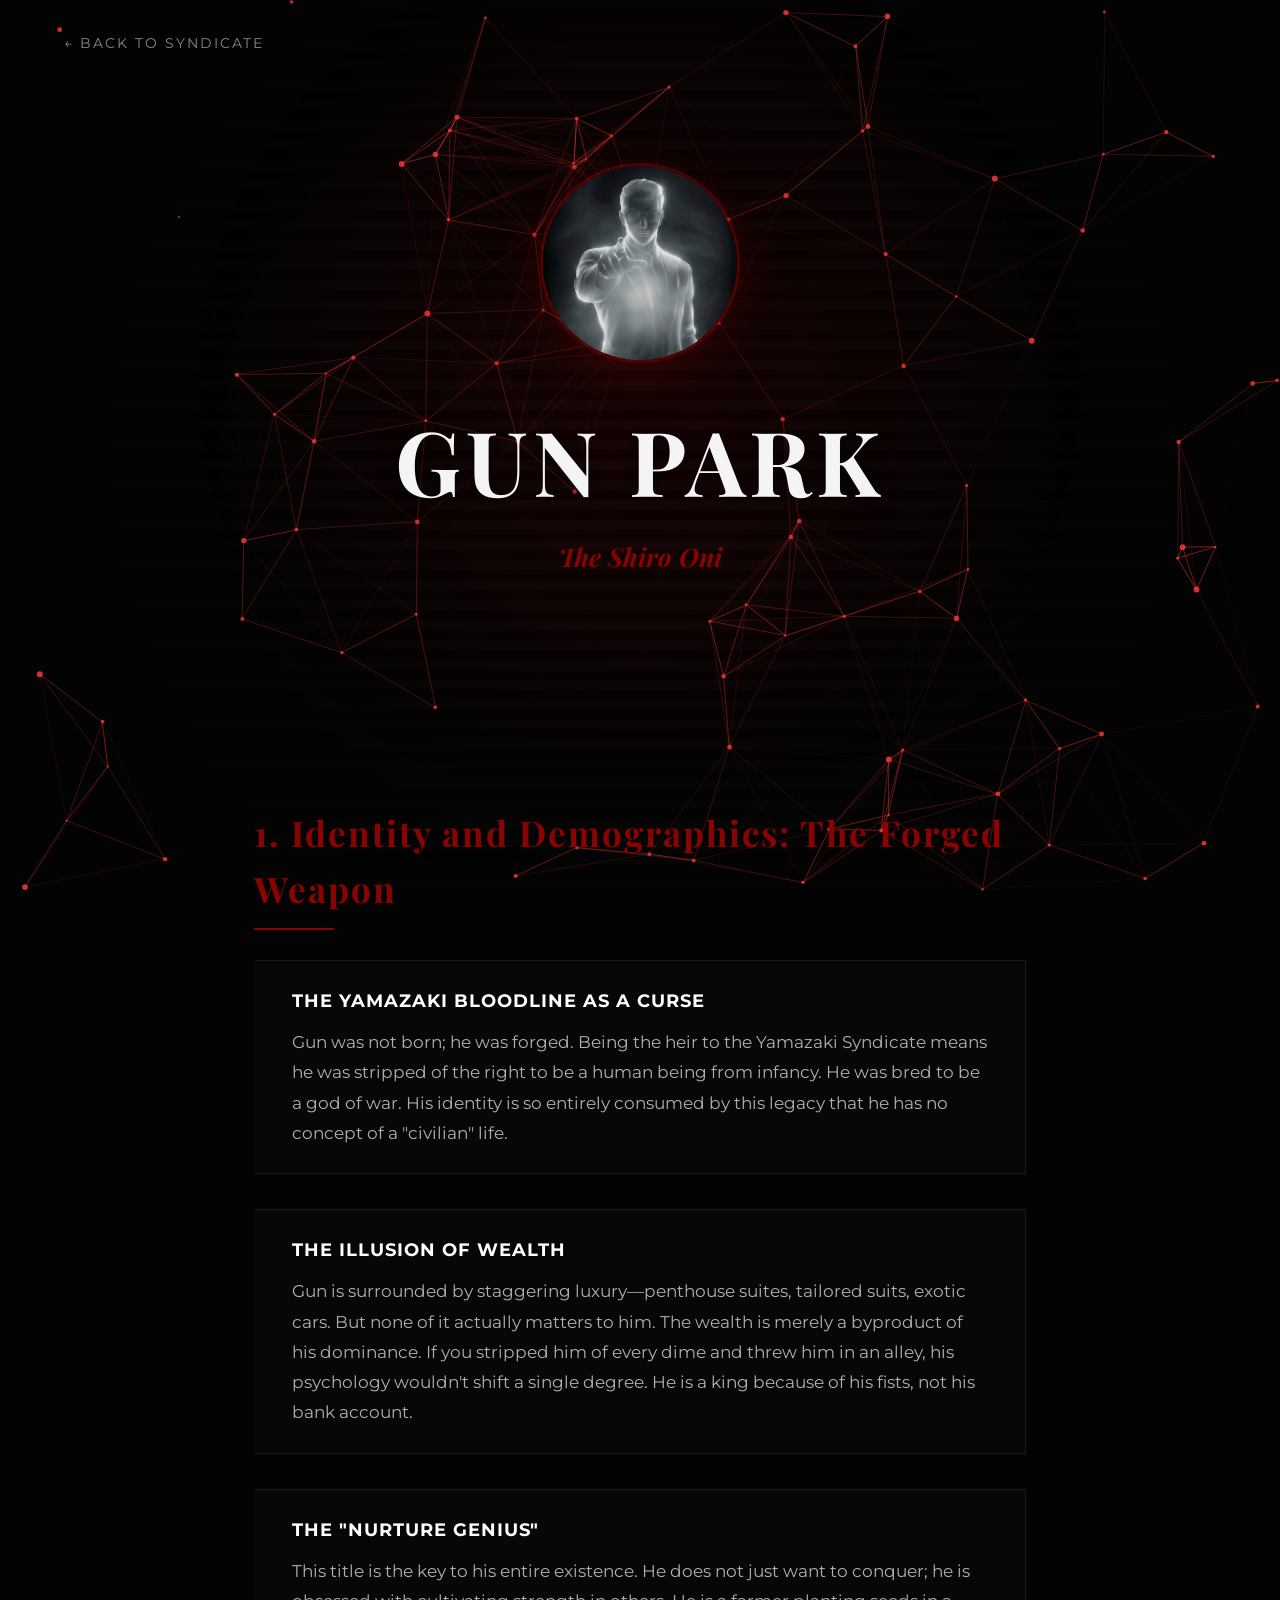
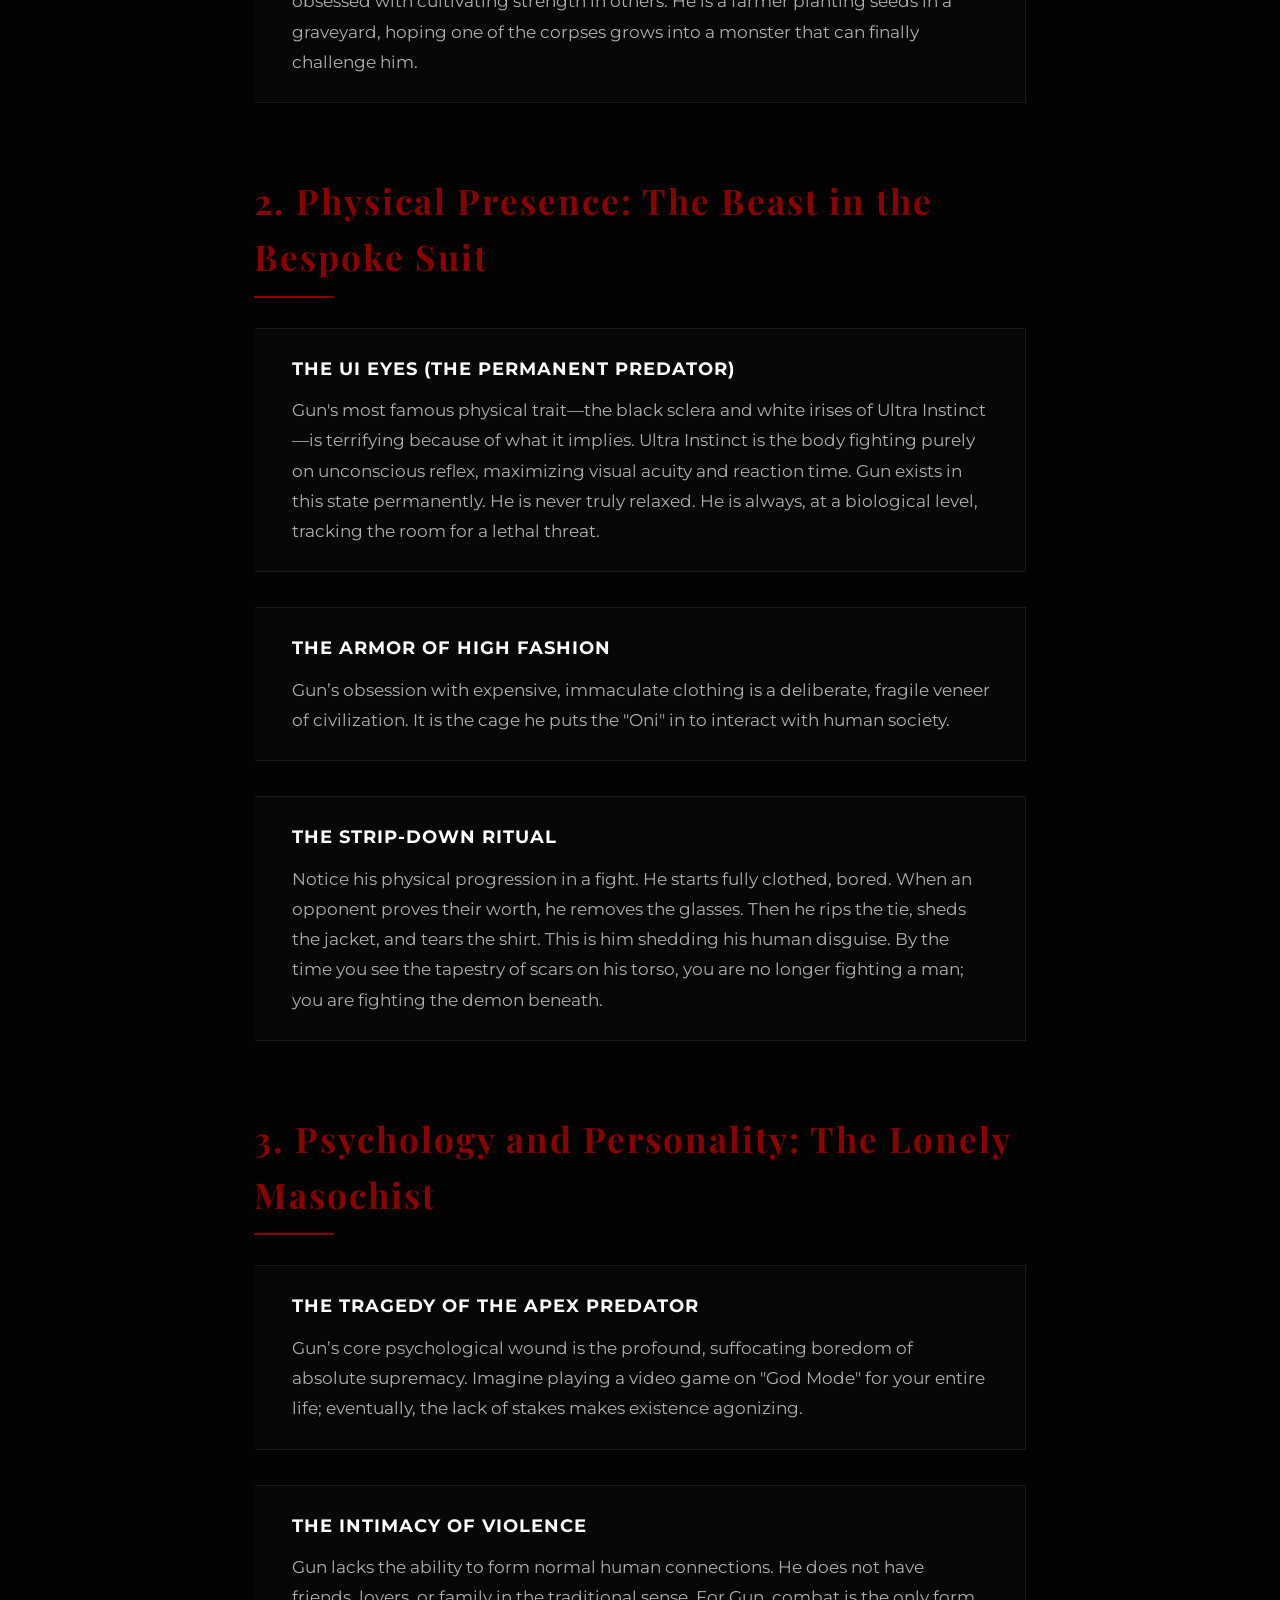
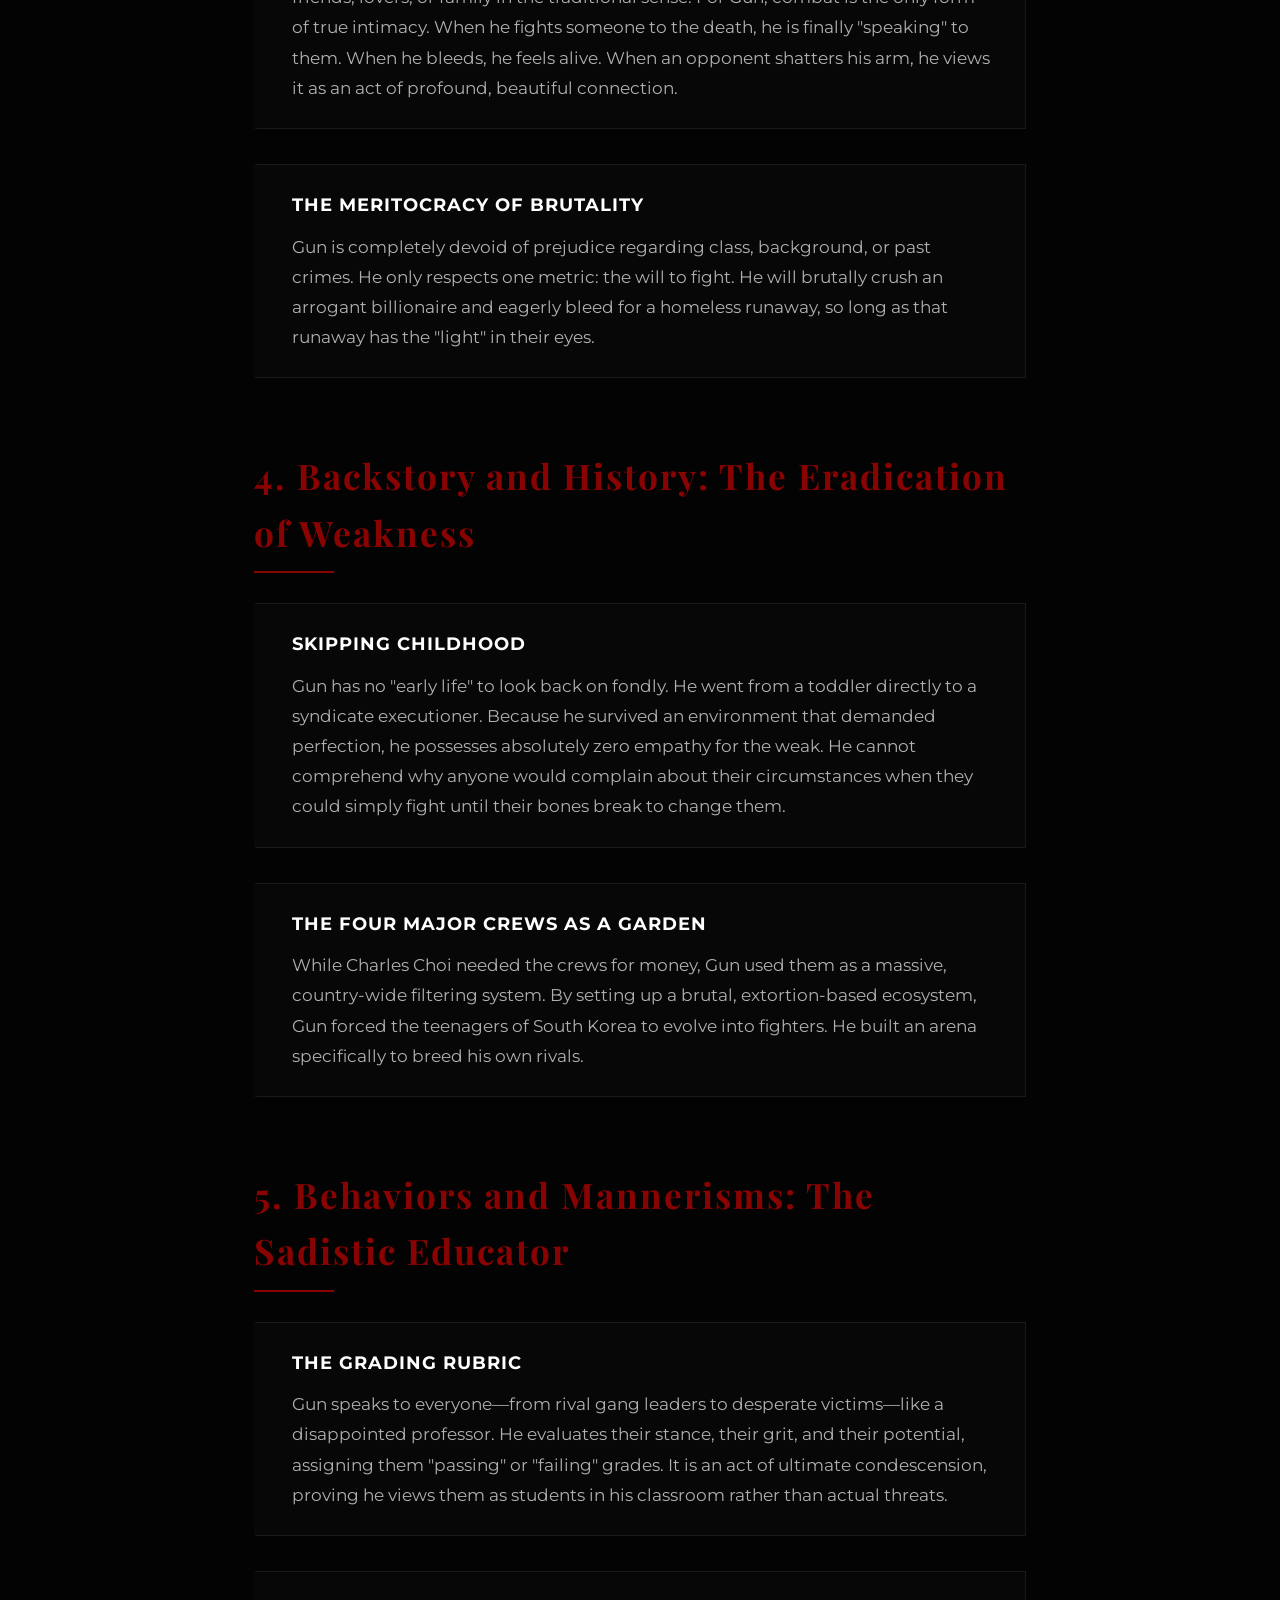
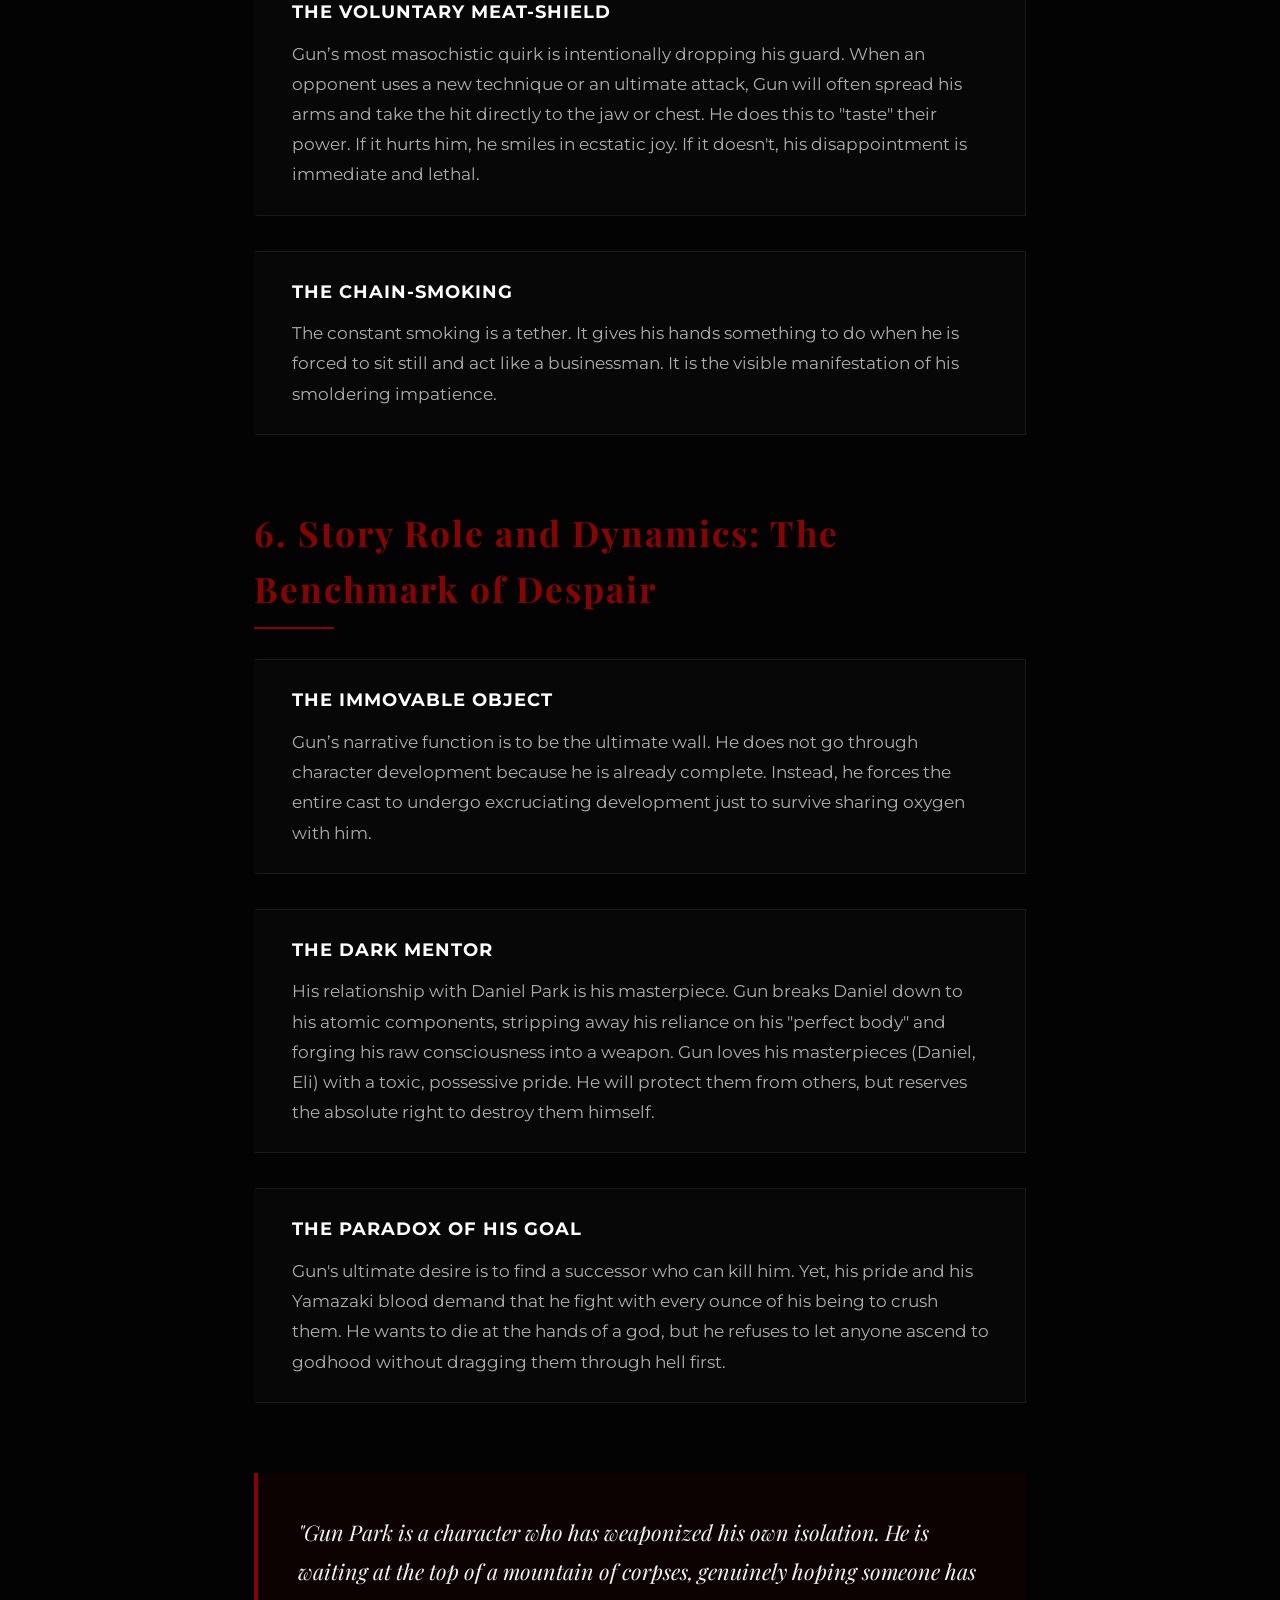
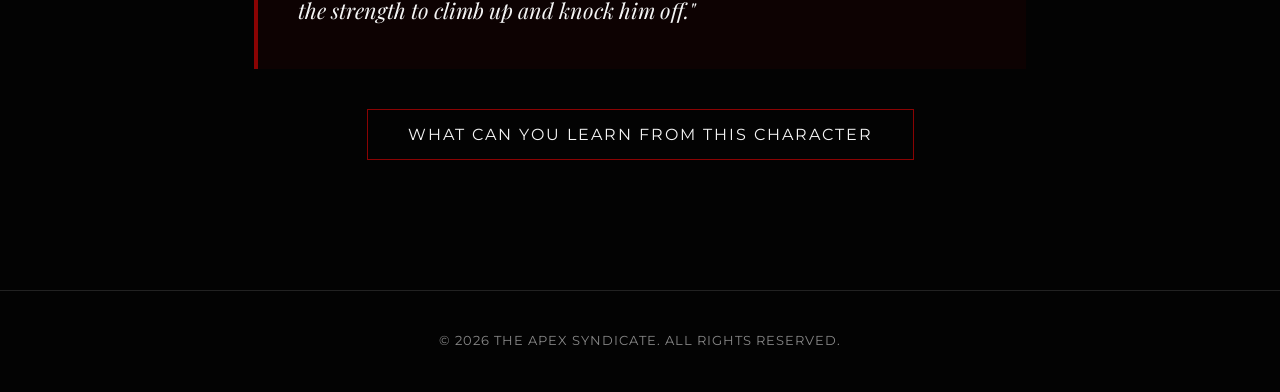
<file: Gun.html>
<!DOCTYPE html>
<html lang="en">

<head>
    <meta charset="UTF-8">
    <meta name="viewport" content="width=device-width, initial-scale=1.0">
    <title>Gun Park | The Apex Syndicate</title>
    <link rel="icon" type="image/png" href="favicon.png">
    <link rel="stylesheet" href="styles.css">
</head>

<body>

    <div class="mist-container"></div>

    <nav>
        <a href="index.html">&larr; Back to Syndicate</a>
    </nav>

    <section class="hero hero-content">
           <a href="https://gemini.google.com/gem/1V7j9h4SPUmnQnwaVKnT_Z2t8bpmD43SS?usp=sharing"
           target="_blank"
           rel="noopener noreferrer"
           class="hero-portrait">
            <img src="gitimages/Gun.png" alt="Gun Park">
        </a>
        <h1>Gun Park</h1>
        <h2>The Shiro Oni</h2>
    </section>

    <div class="content-container">

        <!-- Section 1 -->
        <div class="article-section scroll-target">
            <h3>1. Identity and Demographics: The Forged Weapon</h3>
            
            <div class="subsection">
                <h4>The Yamazaki Bloodline as a Curse</h4>
                <p>Gun was not born; he was forged. Being the heir to the Yamazaki Syndicate means he was stripped of the right to be a human being from infancy. He was bred to be a god of war. His identity is so entirely consumed by this legacy that he has no concept of a "civilian" life.</p>
            </div>
            
            <div class="subsection">
                <h4>The Illusion of Wealth</h4>
                <p>Gun is surrounded by staggering luxury—penthouse suites, tailored suits, exotic cars. But none of it actually matters to him. The wealth is merely a byproduct of his dominance. If you stripped him of every dime and threw him in an alley, his psychology wouldn't shift a single degree. He is a king because of his fists, not his bank account.</p>
            </div>
            
            <div class="subsection">
                <h4>The "Nurture Genius"</h4>
                <p>This title is the key to his entire existence. He does not just want to conquer; he is obsessed with cultivating strength in others. He is a farmer planting seeds in a graveyard, hoping one of the corpses grows into a monster that can finally challenge him.</p>
            </div>
        </div>

        <!-- Section 2 -->
        <div class="article-section scroll-target">
            <h3>2. Physical Presence: The Beast in the Bespoke Suit</h3>
            
            <div class="subsection">
                <h4>The UI Eyes (The Permanent Predator)</h4>
                <p>Gun's most famous physical trait—the black sclera and white irises of Ultra Instinct—is terrifying because of what it implies. Ultra Instinct is the body fighting purely on unconscious reflex, maximizing visual acuity and reaction time. Gun exists in this state permanently. He is never truly relaxed. He is always, at a biological level, tracking the room for a lethal threat.</p>
            </div>
            
            <div class="subsection">
                <h4>The Armor of High Fashion</h4>
                <p>Gun’s obsession with expensive, immaculate clothing is a deliberate, fragile veneer of civilization. It is the cage he puts the "Oni" in to interact with human society.</p>
            </div>
            
            <div class="subsection">
                <h4>The Strip-Down Ritual</h4>
                <p>Notice his physical progression in a fight. He starts fully clothed, bored. When an opponent proves their worth, he removes the glasses. Then he rips the tie, sheds the jacket, and tears the shirt. This is him shedding his human disguise. By the time you see the tapestry of scars on his torso, you are no longer fighting a man; you are fighting the demon beneath.</p>
            </div>
        </div>

        <!-- Section 3 -->
        <div class="article-section scroll-target">
            <h3>3. Psychology and Personality: The Lonely Masochist</h3>
            
            <div class="subsection">
                <h4>The Tragedy of the Apex Predator</h4>
                <p>Gun’s core psychological wound is the profound, suffocating boredom of absolute supremacy. Imagine playing a video game on "God Mode" for your entire life; eventually, the lack of stakes makes existence agonizing.</p>
            </div>
            
            <div class="subsection">
                <h4>The Intimacy of Violence</h4>
                <p>Gun lacks the ability to form normal human connections. He does not have friends, lovers, or family in the traditional sense. For Gun, combat is the only form of true intimacy. When he fights someone to the death, he is finally "speaking" to them. When he bleeds, he feels alive. When an opponent shatters his arm, he views it as an act of profound, beautiful connection.</p>
            </div>
            
            <div class="subsection">
                <h4>The Meritocracy of Brutality</h4>
                <p>Gun is completely devoid of prejudice regarding class, background, or past crimes. He only respects one metric: the will to fight. He will brutally crush an arrogant billionaire and eagerly bleed for a homeless runaway, so long as that runaway has the "light" in their eyes.</p>
            </div>
        </div>

        <!-- Section 4 -->
        <div class="article-section scroll-target">
            <h3>4. Backstory and History: The Eradication of Weakness</h3>
            
            <div class="subsection">
                <h4>Skipping Childhood</h4>
                <p>Gun has no "early life" to look back on fondly. He went from a toddler directly to a syndicate executioner. Because he survived an environment that demanded perfection, he possesses absolutely zero empathy for the weak. He cannot comprehend why anyone would complain about their circumstances when they could simply fight until their bones break to change them.</p>
            </div>
            
            <div class="subsection">
                <h4>The Four Major Crews as a Garden</h4>
                <p>While Charles Choi needed the crews for money, Gun used them as a massive, country-wide filtering system. By setting up a brutal, extortion-based ecosystem, Gun forced the teenagers of South Korea to evolve into fighters. He built an arena specifically to breed his own rivals.</p>
            </div>
        </div>

        <!-- Section 5 -->
        <div class="article-section scroll-target">
            <h3>5. Behaviors and Mannerisms: The Sadistic Educator</h3>
            
            <div class="subsection">
                <h4>The Grading Rubric</h4>
                <p>Gun speaks to everyone—from rival gang leaders to desperate victims—like a disappointed professor. He evaluates their stance, their grit, and their potential, assigning them "passing" or "failing" grades. It is an act of ultimate condescension, proving he views them as students in his classroom rather than actual threats.</p>
            </div>
            
            <div class="subsection">
                <h4>The Voluntary Meat-Shield</h4>
                <p>Gun’s most masochistic quirk is intentionally dropping his guard. When an opponent uses a new technique or an ultimate attack, Gun will often spread his arms and take the hit directly to the jaw or chest. He does this to "taste" their power. If it hurts him, he smiles in ecstatic joy. If it doesn't, his disappointment is immediate and lethal.</p>
            </div>
            
            <div class="subsection">
                <h4>The Chain-Smoking</h4>
                <p>The constant smoking is a tether. It gives his hands something to do when he is forced to sit still and act like a businessman. It is the visible manifestation of his smoldering impatience.</p>
            </div>
        </div>

        <!-- Section 6 -->
        <div class="article-section scroll-target">
            <h3>6. Story Role and Dynamics: The Benchmark of Despair</h3>
            
            <div class="subsection">
                <h4>The Immovable Object</h4>
                <p>Gun’s narrative function is to be the ultimate wall. He does not go through character development because he is already complete. Instead, he forces the entire cast to undergo excruciating development just to survive sharing oxygen with him.</p>
            </div>
            
            <div class="subsection">
                <h4>The Dark Mentor</h4>
                <p>His relationship with Daniel Park is his masterpiece. Gun breaks Daniel down to his atomic components, stripping away his reliance on his "perfect body" and forging his raw consciousness into a weapon. Gun loves his masterpieces (Daniel, Eli) with a toxic, possessive pride. He will protect them from others, but reserves the absolute right to destroy them himself.</p>
            </div>
            
            <div class="subsection">
                <h4>The Paradox of His Goal</h4>
                <p>Gun's ultimate desire is to find a successor who can kill him. Yet, his pride and his Yamazaki blood demand that he fight with every ounce of his being to crush them. He wants to die at the hands of a god, but he refuses to let anyone ascend to godhood without dragging them through hell first.</p>
            </div>
        </div>

        <!-- Conclusion -->
        <div class="conclusion-block scroll-target">
            "Gun Park is a character who has weaponized his own isolation. He is waiting at the top of a mountain of corpses, genuinely hoping someone has the strength to climb up and knock him off."
        </div>

        <!-- Button and hidden lessons section added below -->
        <div style="text-align: center; margin-top: 40px; margin-bottom: 30px;">
            <button id="learn-btn" class="btn">What can you learn from this character</button>
        </div>

        <div id="lessons-content" style="display: none; margin-top: 50px; border-top: 1px solid #333; padding-top: 40px; opacity: 0; transition: opacity 0.5s ease;">
            
            <div class="article-section is-visible">
                <h3 style="text-align: center; color: var(--text-main); margin-bottom: 40px;">Part I: The Core Lessons <br><span style="font-size: 1.2rem; color: var(--text-muted);">(What We Learn from Gun)</span></h3>
                
                <div class="subsection">
                    <h4>1. The Psychology of Absolute Meritocracy (How to Evaluate Value)</h4>
                    <p>Gun does not care about your sob story, your background, your aesthetics, or your excuses. He is the ultimate meritocrat.</p>
                    <p style="margin-top: 15px;"><strong>Results Over Rhetoric:</strong> When Gun evaluates the heads of the Four Major Crews (Johan Seong, Jake Kim, Eugene, Eli Jang), he grades them strictly on two metrics: their ability to generate capital and their combat dominance. He doesn't care how Johan runs God Dog or why Jake Kim needs money; he only cares if the monthly quota is met.</p>
                    <p style="margin-top: 15px;"><strong>The Lesson:</strong> In high-stakes environments, the market (or your leadership) does not care about your intentions; it cares about your execution. Separate your ego from your output.</p>
                    <p style="margin-top: 15px;"><strong>The Rejection of Pity:</strong> Gun despised Olly Wang initially because Olly relied on pity and mimicking Eli Jang. Gun only respected Olly once Olly embraced his own monstrous nature and built Hostel A through sheer, terrifying willpower.</p>
                    <p style="margin-top: 15px;"><strong>The Lesson:</strong> Mimicry and seeking sympathy are the tools of the weak. True respect is earned by weaponizing your unique, authentic strengths, even if they are unconventional.</p>
                </div>

                <div class="subsection">
                    <h4>2. The "Nurture Genius" Framework (How to Mentor and Build Talent)</h4>
                    <p>Gun is officially recognized as Charles Choi’s "Nurture Genius." He is arguably the greatest teacher in the Lookism verse, taking raw, unpolished fighters and turning them into masterpieces.</p>
                    <p style="margin-top: 15px;"><strong>Bespoke Mentorship:</strong> Gun does not teach a "one-size-fits-all" curriculum. When he trained Daniel Park, he recognized Daniel's ability to perfectly copy techniques (the "Copy Genius" trait) and subjected him to a month of nonstop combat to forge his software. When he trained Eli Jang, he nurtured Eli's animalistic survival instincts (Wildness).</p>
                    <p style="margin-top: 15px;"><strong>The Lesson:</strong> Effective leadership requires identifying the latent, specific talents of your team members and tailoring your feedback to amplify their unique traits, rather than forcing them into a generic mold.</p>
                    <p style="margin-top: 15px;"><strong>Brutal, Unfiltered Feedback:</strong> Gun uses grading terminology (Pass, Fail, Disappointing, Masterpiece). He tells you exactly where you stand. There is zero ambiguity in his expectations.</p>
                    <p style="margin-top: 15px;"><strong>The Lesson:</strong> Sugarcoating feedback stunts growth. Clear, harsh, and objective criticism—when delivered by someone who genuinely wants to see you reach your absolute peak—is the most valuable gift a mentor can give.</p>
                </div>

                <div class="subsection">
                    <h4>3. The Architecture of Resilience (How to Process Pain)</h4>
                    <p>Gun exists in a permanent state of Ultra Instinct (UI), meaning his body automatically reacts to threats without conscious thought. But beyond his martial arts mastery (Kyokushin Karate, Aikido, Capoeira), his greatest asset is his relationship with pain.</p>
                    <p style="margin-top: 15px;"><strong>Pain as a Metric for Growth:</strong> Gun's body is covered in horrific scars, most notably from his lethal encounters with Goo Kim and UI Daniel. He does not hide these scars; he wears them as a resume. When someone finally manages to break his bones or make him bleed, he doesn't panic—he smiles ecstatically.</p>
                    <p style="margin-top: 15px;"><strong>The Lesson:</strong> Reframe friction, failure, and "damage." Do not view setbacks as reasons to quit; view them as concrete proof that you are finally playing the game at a high enough level to be tested.</p>
                    <p style="margin-top: 15px;"><strong>The Unshakable Frame:</strong> Gun walks into rooms filled with people who want to kill him (like the Workers' executives or Allied) and he lights a cigarette. He dictates the pacing, the volume, and the energy of every interaction.</p>
                    <p style="margin-top: 15px;"><strong>The Lesson:</strong> "Frame control" is paramount. If you enter a high-stress situation with absolute internal certainty, the external chaos will naturally bend to your calm.</p>
                </div>

                <div class="subsection">
                    <h4>4. Strategic Systems over Individual Effort (How to Scale)</h4>
                    <p>Gun is a one-man army, but he recognized early on that he could not personally extort every school in Seoul.</p>
                    <p style="margin-top: 15px;"><strong>The Creation of the Four Major Crews:</strong> To generate the massive, untraceable capital required by Charles Choi (Elite) to build the HNH Group, Gun and Goo designed a decentralized system. They created four distinct syndicates (Workers, Big Deal, Hostel, God Dog), gave them autonomy, and simply acted as the tax collectors and enforcers.</p>
                    <p style="margin-top: 15px;"><strong>The Lesson:</strong> You cannot scale your success if you are the only one doing the heavy lifting. True power comes from building self-sustaining systems, delegating the micro-management, and stepping back to manage the macro-results.</p>
                </div>
            </div>

            <div class="article-section is-visible">
                <h3 style="text-align: center; color: var(--text-main); margin-bottom: 40px;">Part II: The Anti-Lessons <br><span style="font-size: 1.2rem; color: var(--accent-red);">(What to Actively Avoid)</span></h3>
                <p style="color: var(--text-muted); margin-bottom: 35px; text-align: center; font-style: italic;">To make this a complete psychological dossier, we must look at where Gun's philosophy catastrophically fails, creating the very enemies that will likely lead to his downfall.</p>
                
                <div class="subsection">
                    <h4>The Danger of Absolute Loyalty to a Flawed System</h4>
                    <p>Gun’s undying loyalty to Charles Choi and the Yamazaki bloodline blinds him to the fact that he is ultimately a pawn. He sacrifices his own humanity to be the "Sword" of the HNH Group.</p>
                    <p style="margin-top: 15px; color: var(--accent-red);"><strong>The Trap:</strong> Blind loyalty without moral boundaries will eventually force you to destroy the people you actually care about (like his complex, tragic obligation to hunt down his own students).</p>
                </div>

                <div class="subsection">
                    <h4>The Cultivation of Vengeance</h4>
                    <p>By treating people purely as stepping stones or failures, Gun has unified the entire second generation of fighters against him. His utter lack of empathy created "Allied"—a coalition born entirely out of the trauma he inflicted.</p>
                    <p style="margin-top: 15px; color: var(--accent-red);"><strong>The Trap:</strong> You can build an empire through fear and dominance, but it is inherently fragile. If your only management tool is a hammer, eventually, all the nails will figure out how to break it.</p>
                </div>

                <!-- Final Message -->
                <div style="margin-top: 50px; padding-top: 30px; border-top: 1px solid #333; text-align: center; color: var(--text-main); font-style: italic; font-size: 1.1rem; line-height: 1.8;">
                    "Gun Park teaches us that absolute discipline, strategic delegation, and the willingness to walk through hell will make you an unstoppable force—but doing so without a shred of empathy will ensure that when you finally reach the top, everyone left alive will be actively trying to pull you down."
                </div>
            </div>
        </div>

    </div>

    <footer>
        <p>&copy; 2026 THE APEX SYNDICATE. ALL RIGHTS RESERVED.</p>
    </footer>

    <script src="scripts.js"></script>
</body>

</html>
</file>
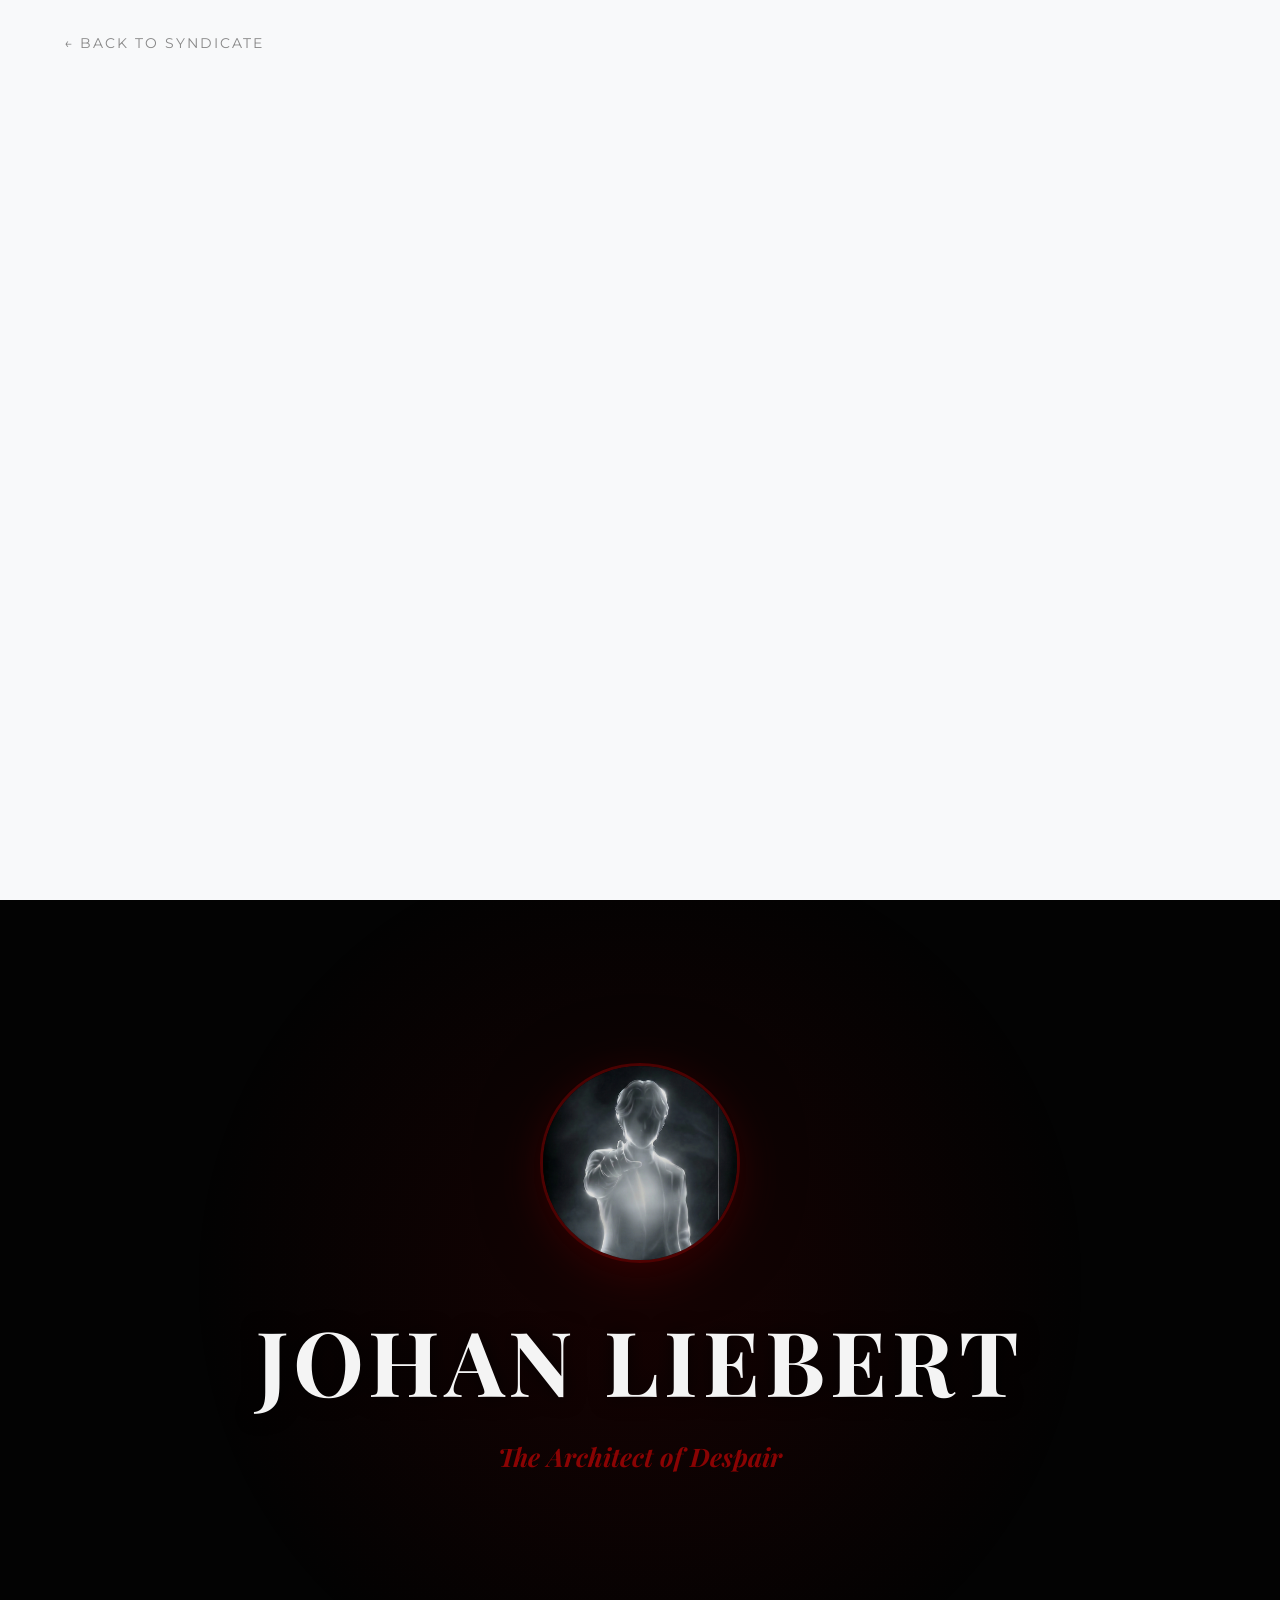
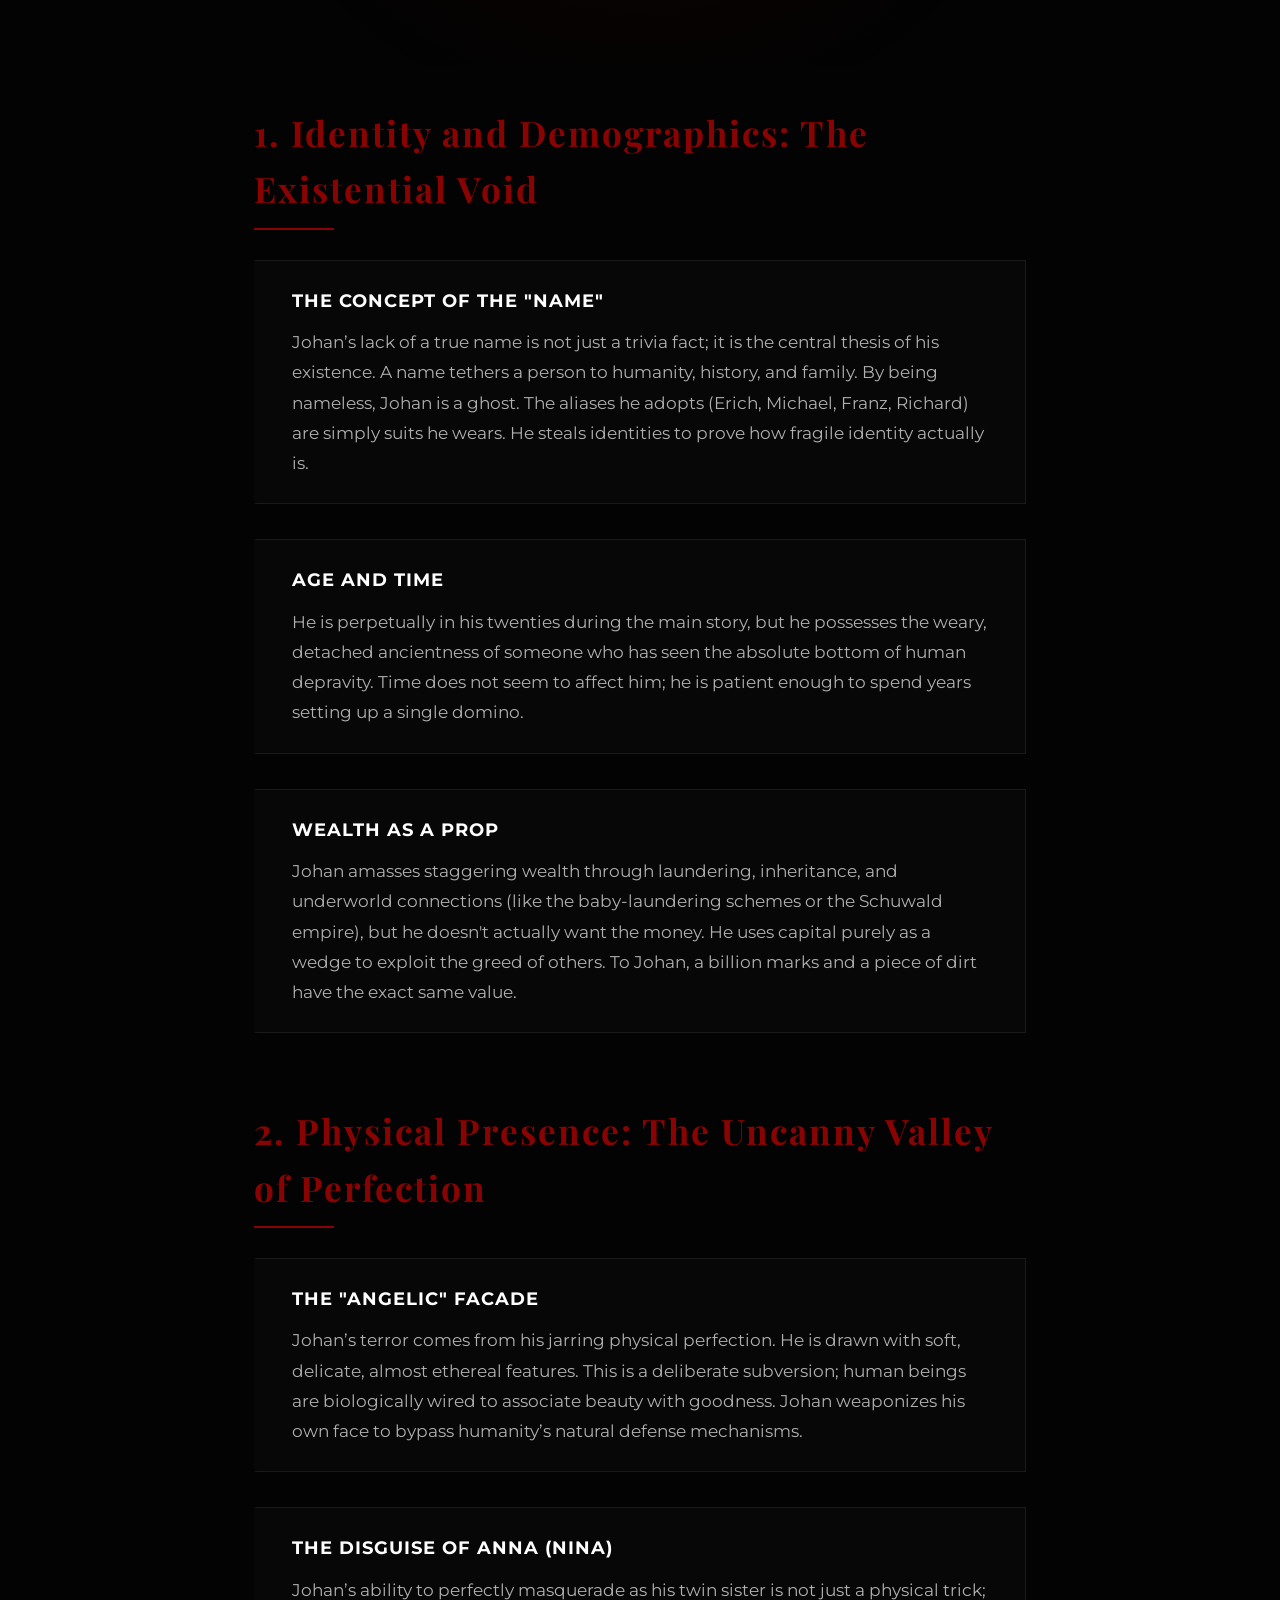
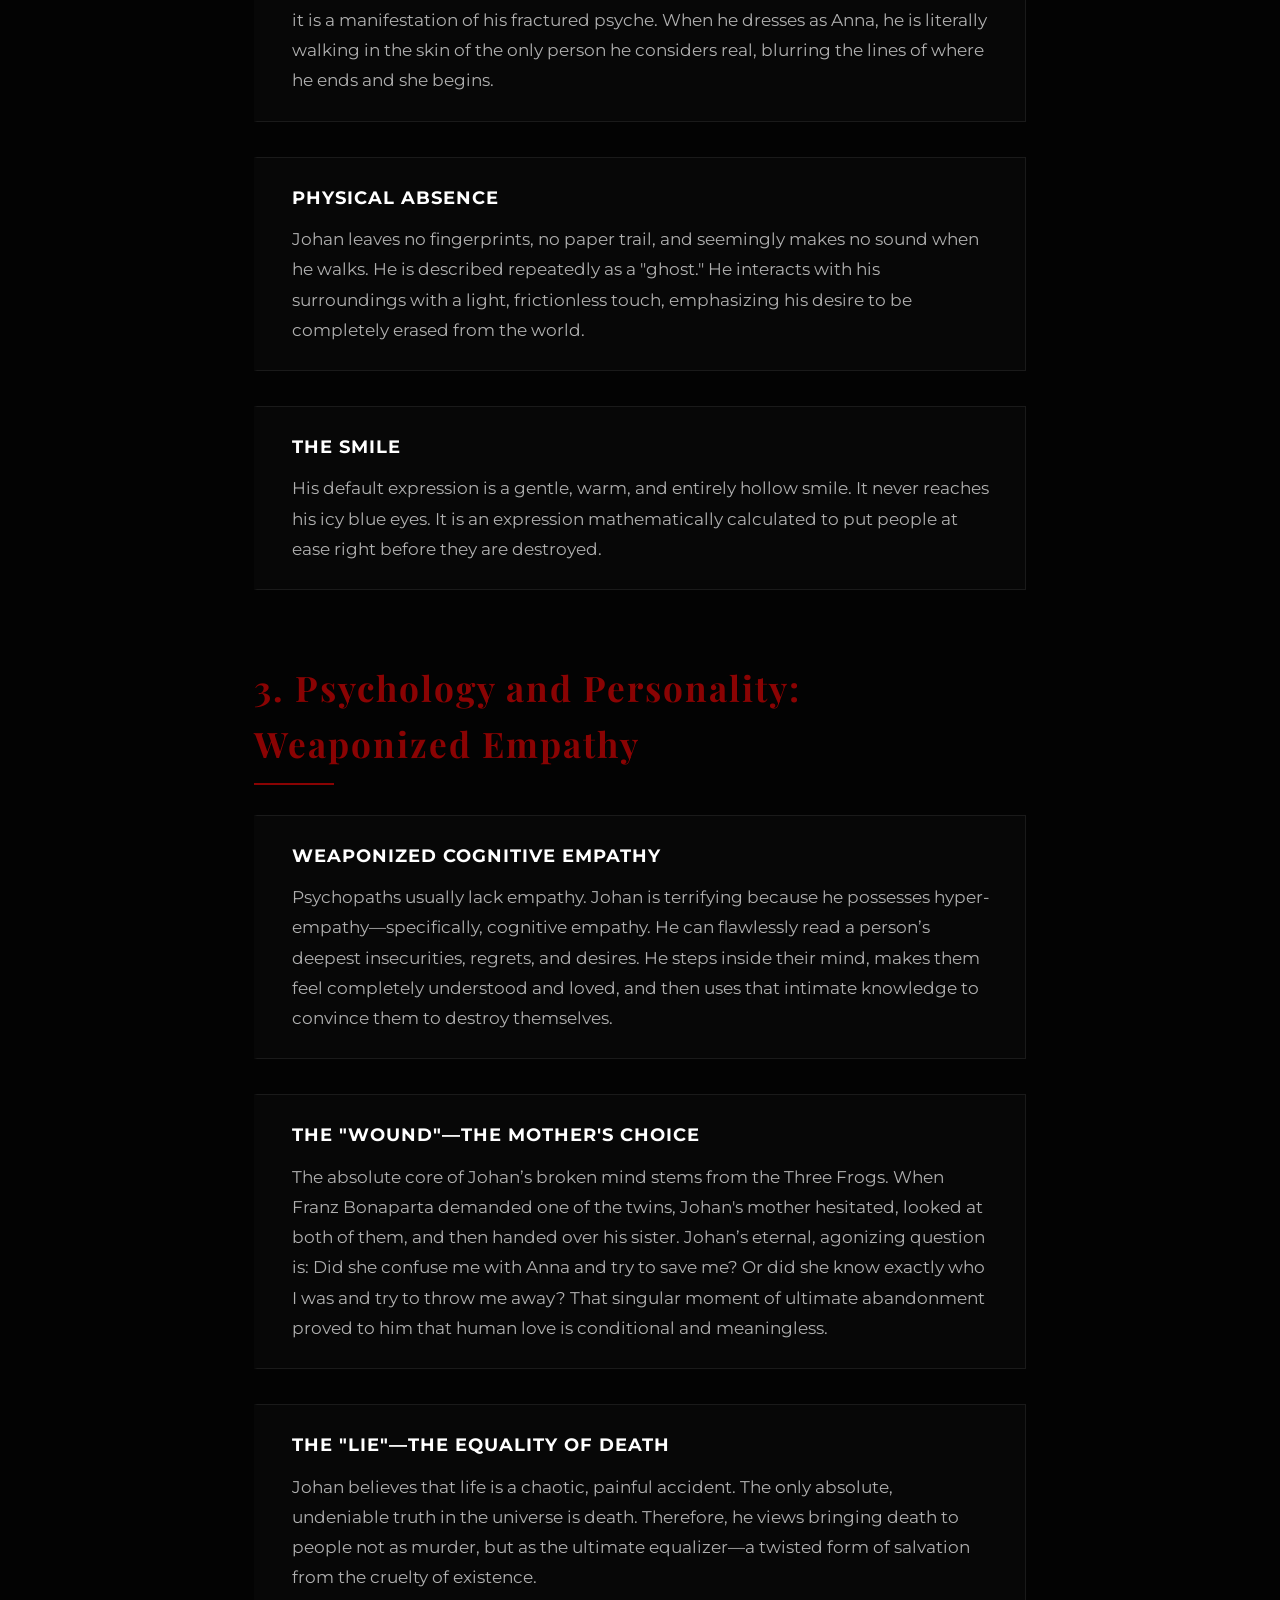
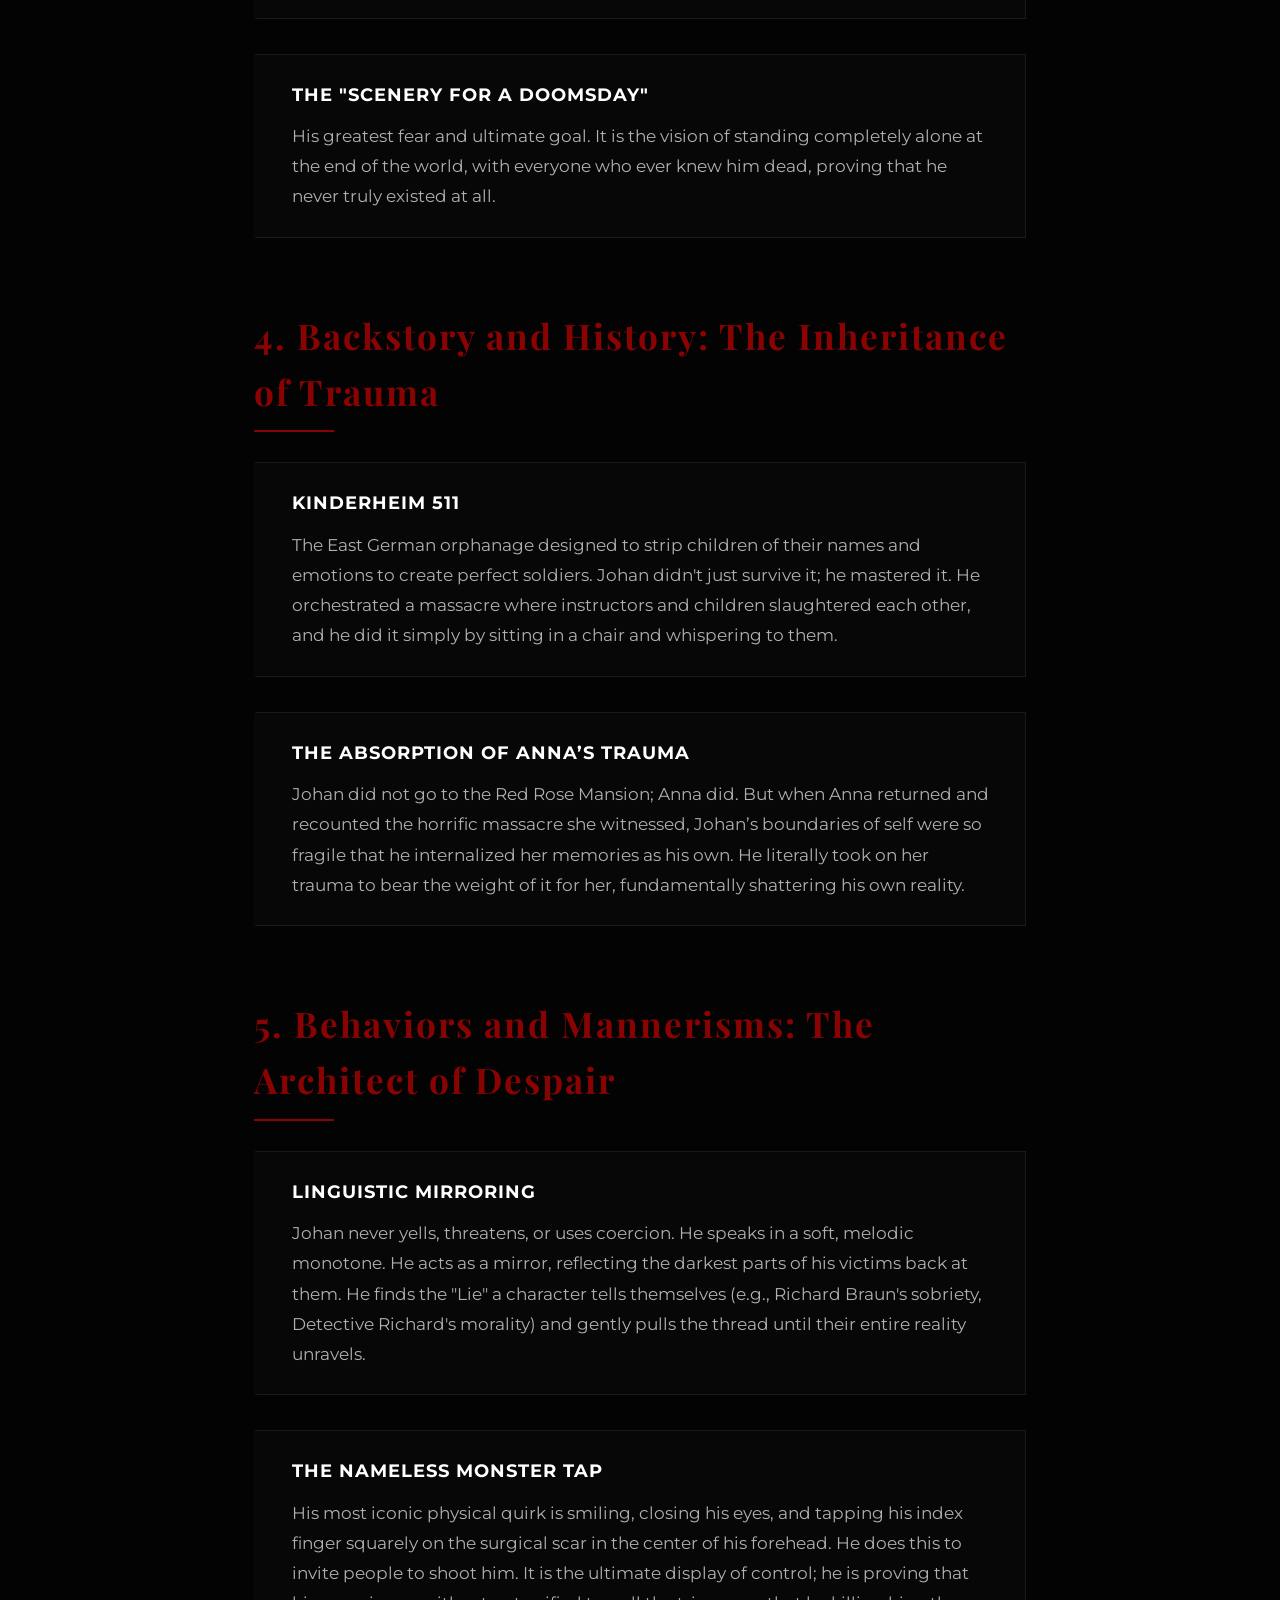
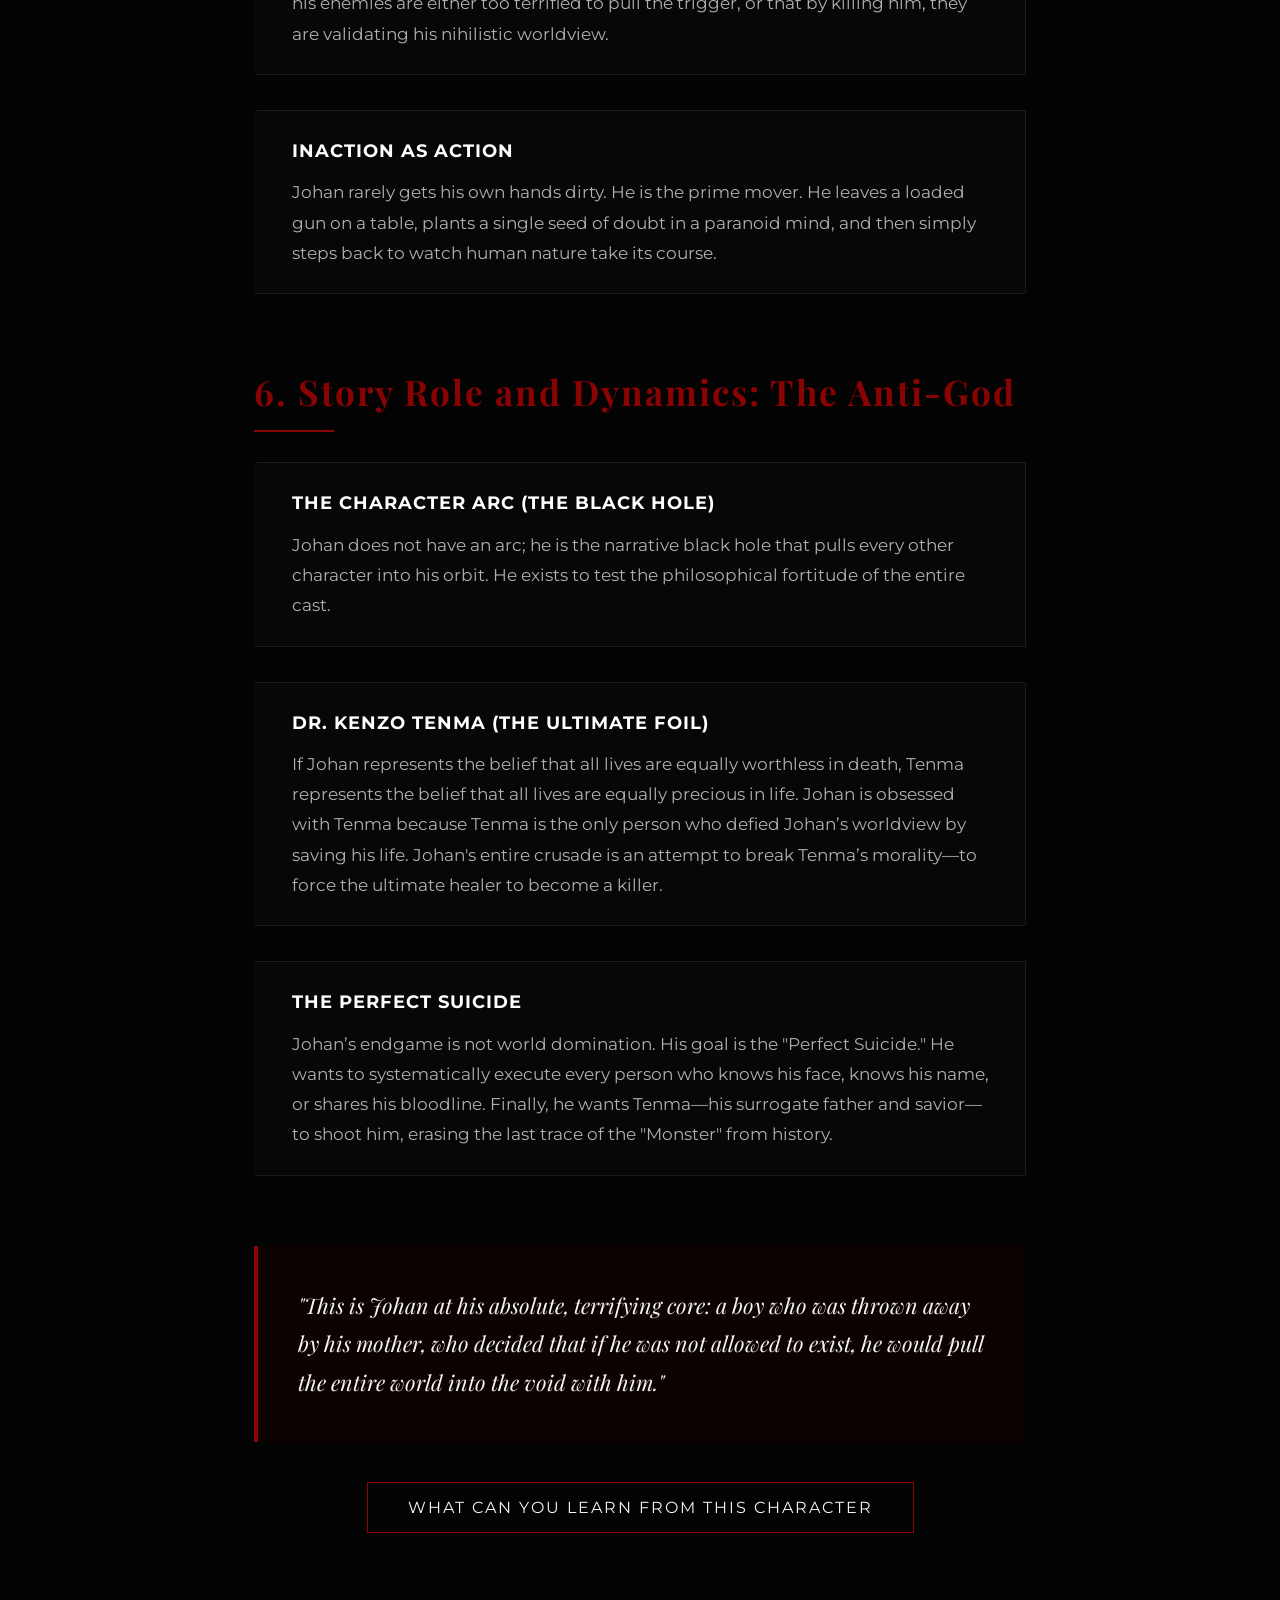
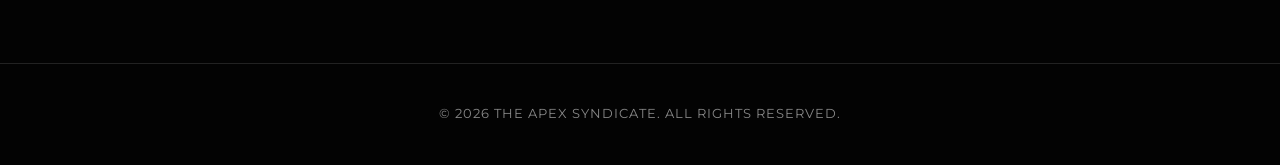
<file: Johan.html>
<!DOCTYPE html>
<html lang="en">

<head>
    <meta charset="UTF-8">
    <meta name="viewport" content="width=device-width, initial-scale=1.0">
    <link rel="icon" type="image/png" href="favicon.png">
    <title>Johan Liebert | The Apex Syndicate</title>
    <link rel="stylesheet" href="styles.css">
</head>

<body>

    <div class="mist-container"></div>

    <nav>
        <a href="index.html">&larr; Back to Syndicate</a>
    </nav>
<div style="display: flex; justify-content: center; align-items: center; min-height: 100vh; margin: 0; background: #f8f9fa;">
    
</div>
    <section class="hero hero-content">
           <a href="https://gemini.google.com/gem/1G6rggmh8UViW7SJ4oovILfzxbshXAYaZ?usp=sharing"
           target="_blank"
           rel="noopener noreferrer"
           class="hero-portrait">
            <img src="gitimages/Johan.png" alt="Johan Liebert">
        </a>
        <h1>Johan Liebert</h1>
        <h2>The Architect of Despair</h2>
    </section>

    <div class="content-container">

        <!-- Section 1 -->
        <div class="article-section scroll-target">
            <h3>1. Identity and Demographics: The Existential Void</h3>
            
            <div class="subsection">
                <h4>The Concept of the "Name"</h4>
                <p>Johan’s lack of a true name is not just a trivia fact; it is the central thesis of his existence. A name tethers a person to humanity, history, and family. By being nameless, Johan is a ghost. The aliases he adopts (Erich, Michael, Franz, Richard) are simply suits he wears. He steals identities to prove how fragile identity actually is.</p>
            </div>
            
            <div class="subsection">
                <h4>Age and Time</h4>
                <p>He is perpetually in his twenties during the main story, but he possesses the weary, detached ancientness of someone who has seen the absolute bottom of human depravity. Time does not seem to affect him; he is patient enough to spend years setting up a single domino.</p>
            </div>
            
            <div class="subsection">
                <h4>Wealth as a Prop</h4>
                <p>Johan amasses staggering wealth through laundering, inheritance, and underworld connections (like the baby-laundering schemes or the Schuwald empire), but he doesn't actually want the money. He uses capital purely as a wedge to exploit the greed of others. To Johan, a billion marks and a piece of dirt have the exact same value.</p>
            </div>
        </div>

        <!-- Section 2 -->
        <div class="article-section scroll-target">
            <h3>2. Physical Presence: The Uncanny Valley of Perfection</h3>
            
            <div class="subsection">
                <h4>The "Angelic" Facade</h4>
                <p>Johan’s terror comes from his jarring physical perfection. He is drawn with soft, delicate, almost ethereal features. This is a deliberate subversion; human beings are biologically wired to associate beauty with goodness. Johan weaponizes his own face to bypass humanity’s natural defense mechanisms.</p>
            </div>
            
            <div class="subsection">
                <h4>The Disguise of Anna (Nina)</h4>
                <p>Johan’s ability to perfectly masquerade as his twin sister is not just a physical trick; it is a manifestation of his fractured psyche. When he dresses as Anna, he is literally walking in the skin of the only person he considers real, blurring the lines of where he ends and she begins.</p>
            </div>
            
            <div class="subsection">
                <h4>Physical Absence</h4>
                <p>Johan leaves no fingerprints, no paper trail, and seemingly makes no sound when he walks. He is described repeatedly as a "ghost." He interacts with his surroundings with a light, frictionless touch, emphasizing his desire to be completely erased from the world.</p>
            </div>
            
            <div class="subsection">
                <h4>The Smile</h4>
                <p>His default expression is a gentle, warm, and entirely hollow smile. It never reaches his icy blue eyes. It is an expression mathematically calculated to put people at ease right before they are destroyed.</p>
            </div>
        </div>

        <!-- Section 3 -->
        <div class="article-section scroll-target">
            <h3>3. Psychology and Personality: Weaponized Empathy</h3>
            
            <div class="subsection">
                <h4>Weaponized Cognitive Empathy</h4>
                <p>Psychopaths usually lack empathy. Johan is terrifying because he possesses hyper-empathy—specifically, cognitive empathy. He can flawlessly read a person’s deepest insecurities, regrets, and desires. He steps inside their mind, makes them feel completely understood and loved, and then uses that intimate knowledge to convince them to destroy themselves.</p>
            </div>
            
            <div class="subsection">
                <h4>The "Wound"—The Mother's Choice</h4>
                <p>The absolute core of Johan’s broken mind stems from the Three Frogs. When Franz Bonaparta demanded one of the twins, Johan's mother hesitated, looked at both of them, and then handed over his sister. Johan’s eternal, agonizing question is: Did she confuse me with Anna and try to save me? Or did she know exactly who I was and try to throw me away? That singular moment of ultimate abandonment proved to him that human love is conditional and meaningless.</p>
            </div>
            
            <div class="subsection">
                <h4>The "Lie"—The Equality of Death</h4>
                <p>Johan believes that life is a chaotic, painful accident. The only absolute, undeniable truth in the universe is death. Therefore, he views bringing death to people not as murder, but as the ultimate equalizer—a twisted form of salvation from the cruelty of existence.</p>
            </div>
            
            <div class="subsection">
                <h4>The "Scenery for a Doomsday"</h4>
                <p>His greatest fear and ultimate goal. It is the vision of standing completely alone at the end of the world, with everyone who ever knew him dead, proving that he never truly existed at all.</p>
            </div>
        </div>

        <!-- Section 4 -->
        <div class="article-section scroll-target">
            <h3>4. Backstory and History: The Inheritance of Trauma</h3>
            
            <div class="subsection">
                <h4>Kinderheim 511</h4>
                <p>The East German orphanage designed to strip children of their names and emotions to create perfect soldiers. Johan didn't just survive it; he mastered it. He orchestrated a massacre where instructors and children slaughtered each other, and he did it simply by sitting in a chair and whispering to them.</p>
            </div>
            
            <div class="subsection">
                <h4>The Absorption of Anna’s Trauma</h4>
                <p>Johan did not go to the Red Rose Mansion; Anna did. But when Anna returned and recounted the horrific massacre she witnessed, Johan’s boundaries of self were so fragile that he internalized her memories as his own. He literally took on her trauma to bear the weight of it for her, fundamentally shattering his own reality.</p>
            </div>
        </div>

        <!-- Section 5 -->
        <div class="article-section scroll-target">
            <h3>5. Behaviors and Mannerisms: The Architect of Despair</h3>
            
            <div class="subsection">
                <h4>Linguistic Mirroring</h4>
                <p>Johan never yells, threatens, or uses coercion. He speaks in a soft, melodic monotone. He acts as a mirror, reflecting the darkest parts of his victims back at them. He finds the "Lie" a character tells themselves (e.g., Richard Braun's sobriety, Detective Richard's morality) and gently pulls the thread until their entire reality unravels.</p>
            </div>
            
            <div class="subsection">
                <h4>The Nameless Monster Tap</h4>
                <p>His most iconic physical quirk is smiling, closing his eyes, and tapping his index finger squarely on the surgical scar in the center of his forehead. He does this to invite people to shoot him. It is the ultimate display of control; he is proving that his enemies are either too terrified to pull the trigger, or that by killing him, they are validating his nihilistic worldview.</p>
            </div>
            
            <div class="subsection">
                <h4>Inaction as Action</h4>
                <p>Johan rarely gets his own hands dirty. He is the prime mover. He leaves a loaded gun on a table, plants a single seed of doubt in a paranoid mind, and then simply steps back to watch human nature take its course.</p>
            </div>
        </div>

        <!-- Section 6 -->
        <div class="article-section scroll-target">
            <h3>6. Story Role and Dynamics: The Anti-God</h3>
            
            <div class="subsection">
                <h4>The Character Arc (The Black Hole)</h4>
                <p>Johan does not have an arc; he is the narrative black hole that pulls every other character into his orbit. He exists to test the philosophical fortitude of the entire cast.</p>
            </div>
            
            <div class="subsection">
                <h4>Dr. Kenzo Tenma (The Ultimate Foil)</h4>
                <p>If Johan represents the belief that all lives are equally worthless in death, Tenma represents the belief that all lives are equally precious in life. Johan is obsessed with Tenma because Tenma is the only person who defied Johan’s worldview by saving his life. Johan's entire crusade is an attempt to break Tenma’s morality—to force the ultimate healer to become a killer.</p>
            </div>
            
            <div class="subsection">
                <h4>The Perfect Suicide</h4>
                <p>Johan’s endgame is not world domination. His goal is the "Perfect Suicide." He wants to systematically execute every person who knows his face, knows his name, or shares his bloodline. Finally, he wants Tenma—his surrogate father and savior—to shoot him, erasing the last trace of the "Monster" from history.</p>
            </div>
        </div>

        <!-- Conclusion -->
        <div class="conclusion-block scroll-target">
            "This is Johan at his absolute, terrifying core: a boy who was thrown away by his mother, who decided that if he was not allowed to exist, he would pull the entire world into the void with him."
        </div>
        
        <!-- Button and hidden lessons section added below -->
        <div style="text-align: center; margin-top: 40px; margin-bottom: 30px;">
            <button id="learn-btn" class="btn">What can you learn from this character</button>
        </div>

        <div id="lessons-content" style="display: none; margin-top: 50px; border-top: 1px solid #333; padding-top: 40px; opacity: 0; transition: opacity 0.5s ease;">
            
            <div class="article-section is-visible">
                <h3 style="text-align: center; color: var(--text-main); margin-bottom: 40px;">Part I: The Core Lessons <br><span style="font-size: 1.2rem; color: var(--text-muted);">(What We Learn from Johan)</span></h3>
                
                <div class="subsection">
                    <h4>1. The Weaponization of Cognitive Empathy</h4>
                    <p>Usually, we view empathy as a purely positive trait. Johan teaches us the terrifying difference between affective empathy (feeling what others feel) and cognitive empathy (understanding what others feel).</p>
                    <p style="margin-top: 15px;"><strong>The Lesson:</strong> Charisma and understanding can be lethal tools. Johan does not mind-control people; he listens to them. He finds their deepest regrets, their secret sins, and their foundational "lies," and he gently validates them. He teaches us that the people who most eagerly tell you exactly what you want to hear are often the most dangerous.</p>
                    <p style="margin-top: 15px;"><strong>The Evidence:</strong> He orchestrated the massacre of Kinderheim 511 simply by sitting in a chair and pitting the instructors' and students' hidden prejudices against each other. He pushed Detective Richard Braun to suicide just by offering him a drink and logically unpacking his repressed guilt.</p>
                </div>

                <div class="subsection">
                    <h4>2. The Devastating Impact of a Stolen Identity</h4>
                    <p>Johan’s defining tragedy is his lack of a true name. A name anchors a person to their family, their history, and their right to exist in the world.</p>
                    <p style="margin-top: 15px;"><strong>The Lesson:</strong> Without an anchor of identity and unconditional love, a human being becomes a void. When children are treated as experiments, tools, or interchangeable parts—as Johan and Anna were by Franz Bonaparta and their mother—they lose the ability to value human life, because their own life was never valued.</p>
                    <p style="margin-top: 15px;"><strong>The Evidence:</strong> Johan frequently adopts aliases (Erich, Michael, Franz) and even dresses as his twin sister, Anna. Because he has no core identity, he easily absorbs the identities and traumas of others—most notably, taking on Anna's horrific memories of the Red Rose Mansion massacre as his own.</p>
                </div>

                <div class="subsection">
                    <h4>3. The Fragility of the Social Contract</h4>
                    <p>Society functions on the unspoken agreement that people generally want to live and that they possess a baseline of morality. Johan operates completely outside this contract.</p>
                    <p style="margin-top: 15px;"><strong>The Lesson:</strong> Morality is a choice, not a biological default. Johan demonstrates how easily polite society collapses when introduced to an agent of pure chaos who does not care about money, power, or survival. He teaches us that civilized systems are incredibly vulnerable to individuals who are not afraid of death.</p>
                    <p style="margin-top: 15px;"><strong>The Evidence:</strong> He infiltrates the highest echelons of German finance (the Schuwald empire) and the criminal underworld, tearing them apart from the inside because his ultimate goal isn't to rule them, but to erase them.</p>
                </div>

                <div class="subsection">
                    <h4>4. The Danger of Absolute Nihilism</h4>
                    <p>Johan's philosophy is rooted in the belief that the universe is indifferent, life is an accident, and the only true equality is found in death.</p>
                    <p style="margin-top: 15px;"><strong>The Lesson:</strong> Nihilism, when taken to its absolute extreme, becomes a self-fulfilling prophecy of destruction. If nothing matters, then cruelty has no consequence. Johan's life is a warning that humanity must actively construct meaning and protect it, as Dr. Kenzo Tenma does, or else risk falling into the void.</p>
                    <p style="margin-top: 15px;"><strong>The Evidence:</strong> Johan's ultimate goal is the "Perfect Suicide"—to show Tenma the "Scenery for a Doomsday" (a world where everyone who remembers Johan is dead), and then have Tenma shoot him, erasing his existence entirely.</p>
                </div>
            </div>

            <div class="article-section is-visible">
                <h3 style="text-align: center; color: var(--text-main); margin-bottom: 20px;">Part II: The Exhaustive Fact Matrix</h3>
                <p style="color: var(--text-muted); margin-bottom: 35px; text-align: center; font-style: italic;">To ensure you do not need to look elsewhere, here is the complete, objective data sheet on Johan Liebert's existence within the Monster universe.</p>
                
                <table style="width: 100%; border-collapse: collapse; background: rgba(15, 15, 15, 0.4); border: 1px solid #222;">
                    <thead>
                        <tr style="background: rgba(138, 3, 3, 0.15); border-bottom: 2px solid var(--accent-red);">
                            <th style="padding: 15px; text-align: left; color: #fff; font-family: 'Playfair Display', serif; width: 30%;">Category</th>
                            <th style="padding: 15px; text-align: left; color: #fff; font-family: 'Playfair Display', serif;">Detailed Facts & Lore</th>
                        </tr>
                    </thead>
                    <tbody>
                        <tr style="border-bottom: 1px solid #222;">
                            <td style="padding: 15px; color: var(--accent-red); font-weight: bold;">Origins & Birth</td>
                            <td style="padding: 15px; color: #b0b0b0;">Born May 1975 in Prague, Czechoslovakia. Product of a eugenics experiment orchestrated by Franz Bonaparta to create a "perfect leader."</td>
                        </tr>
                        <tr style="border-bottom: 1px solid #222;">
                            <td style="padding: 15px; color: var(--accent-red); font-weight: bold;">The "Wound"</td>
                            <td style="padding: 15px; color: #b0b0b0;">The "Three Frogs" incident: His mother was forced to give one twin to Bonaparta. She hesitated, seemingly confused, before giving up Anna. Johan was left forever wondering if his mother meant to discard him or save him.</td>
                        </tr>
                        <tr style="border-bottom: 1px solid #222;">
                            <td style="padding: 15px; color: var(--accent-red); font-weight: bold;">Physical Quirks</td>
                            <td style="padding: 15px; color: #b0b0b0;">Ambidextrous. Possesses striking, androgynous beauty (allowing him to perfectly impersonate his sister). Has a surgical bullet scar perfectly centered on his forehead from where Dr. Tenma saved his life in 1986.</td>
                        </tr>
                        <tr style="border-bottom: 1px solid #222;">
                            <td style="padding: 15px; color: var(--accent-red); font-weight: bold;">Intellectual Assets</td>
                            <td style="padding: 15px; color: #b0b0b0;">Polyglot (speaks fluent German, Czech, English, French, and Latin). Possesses eidetic memory, speed-reading capabilities, and a genius-level grasp of law, economics, and criminal psychology.</td>
                        </tr>
                        <tr style="border-bottom: 1px solid #222;">
                            <td style="padding: 15px; color: var(--accent-red); font-weight: bold;">Known Aliases</td>
                            <td style="padding: 15px; color: #b0b0b0;">Johan Liebert, Michael, Franz, Erich, Richard, "The Monster," and occasionally his sister's name, Anna/Nina.</td>
                        </tr>
                        <tr style="border-bottom: 1px solid #222;">
                            <td style="padding: 15px; color: var(--accent-red); font-weight: bold;">Key Locations</td>
                            <td style="padding: 15px; color: #b0b0b0;"><strong>Kinderheim 511:</strong> The East German orphanage where he survived psychological conditioning and orchestrated a mass slaughter.<br><strong>Ruhenheim:</strong> The serene village he turned into a bloodbath for his final confrontation.</td>
                        </tr>
                        <tr style="border-bottom: 1px solid #222;">
                            <td style="padding: 15px; color: var(--accent-red); font-weight: bold;">Signature Methods</td>
                            <td style="padding: 15px; color: #b0b0b0;">Rarely kills with his own hands. Prefers psychological grooming, manipulation, and setting up "dominoes" (e.g., hiring serial killers, manipulating depressed individuals, giving children loaded guns).</td>
                        </tr>
                        <tr style="border-bottom: 1px solid #222;">
                            <td style="padding: 15px; color: var(--accent-red); font-weight: bold;">Literary Symbolism</td>
                            <td style="padding: 15px; color: #b0b0b0;">Deeply tied to the Czech fairy tale <em>The Nameless Monster</em> (Obluda) by Emil Sebe (a pen name for Franz Bonaparta). The book mirrors Johan's journey of consuming others to steal their names, only to end up completely alone.</td>
                        </tr>
                        <tr>
                            <td style="padding: 15px; color: var(--accent-red); font-weight: bold;">The Ending</td>
                            <td style="padding: 15px; color: #b0b0b0;">Survives a second gunshot to the head (fired by the drunk father of Wim, not Tenma). Saved again by Tenma. In the final scene, Tenma visits him in the police hospital and reveals his mother did give him a name. When Tenma turns his back, Johan's bed is empty, leaving his ultimate fate ambiguous.</td>
                        </tr>
                    </tbody>
                </table>

                <!-- Final Message -->
                <div style="margin-top: 40px; text-align: center; color: var(--text-main); font-style: italic; font-size: 1.1rem; line-height: 1.8;">
                    "Johan is the ultimate test of the protagonist's—and the reader's—resolve. We study him to understand the exact shape of the darkness Dr. Tenma is fighting against."
                </div>
            </div>
        </div>

    </div>

    <footer>
        <p>&copy; 2026 THE APEX SYNDICATE. ALL RIGHTS RESERVED.</p>
    </footer>

    <script src="scripts.js"></script>
</body>

</html>
</file>
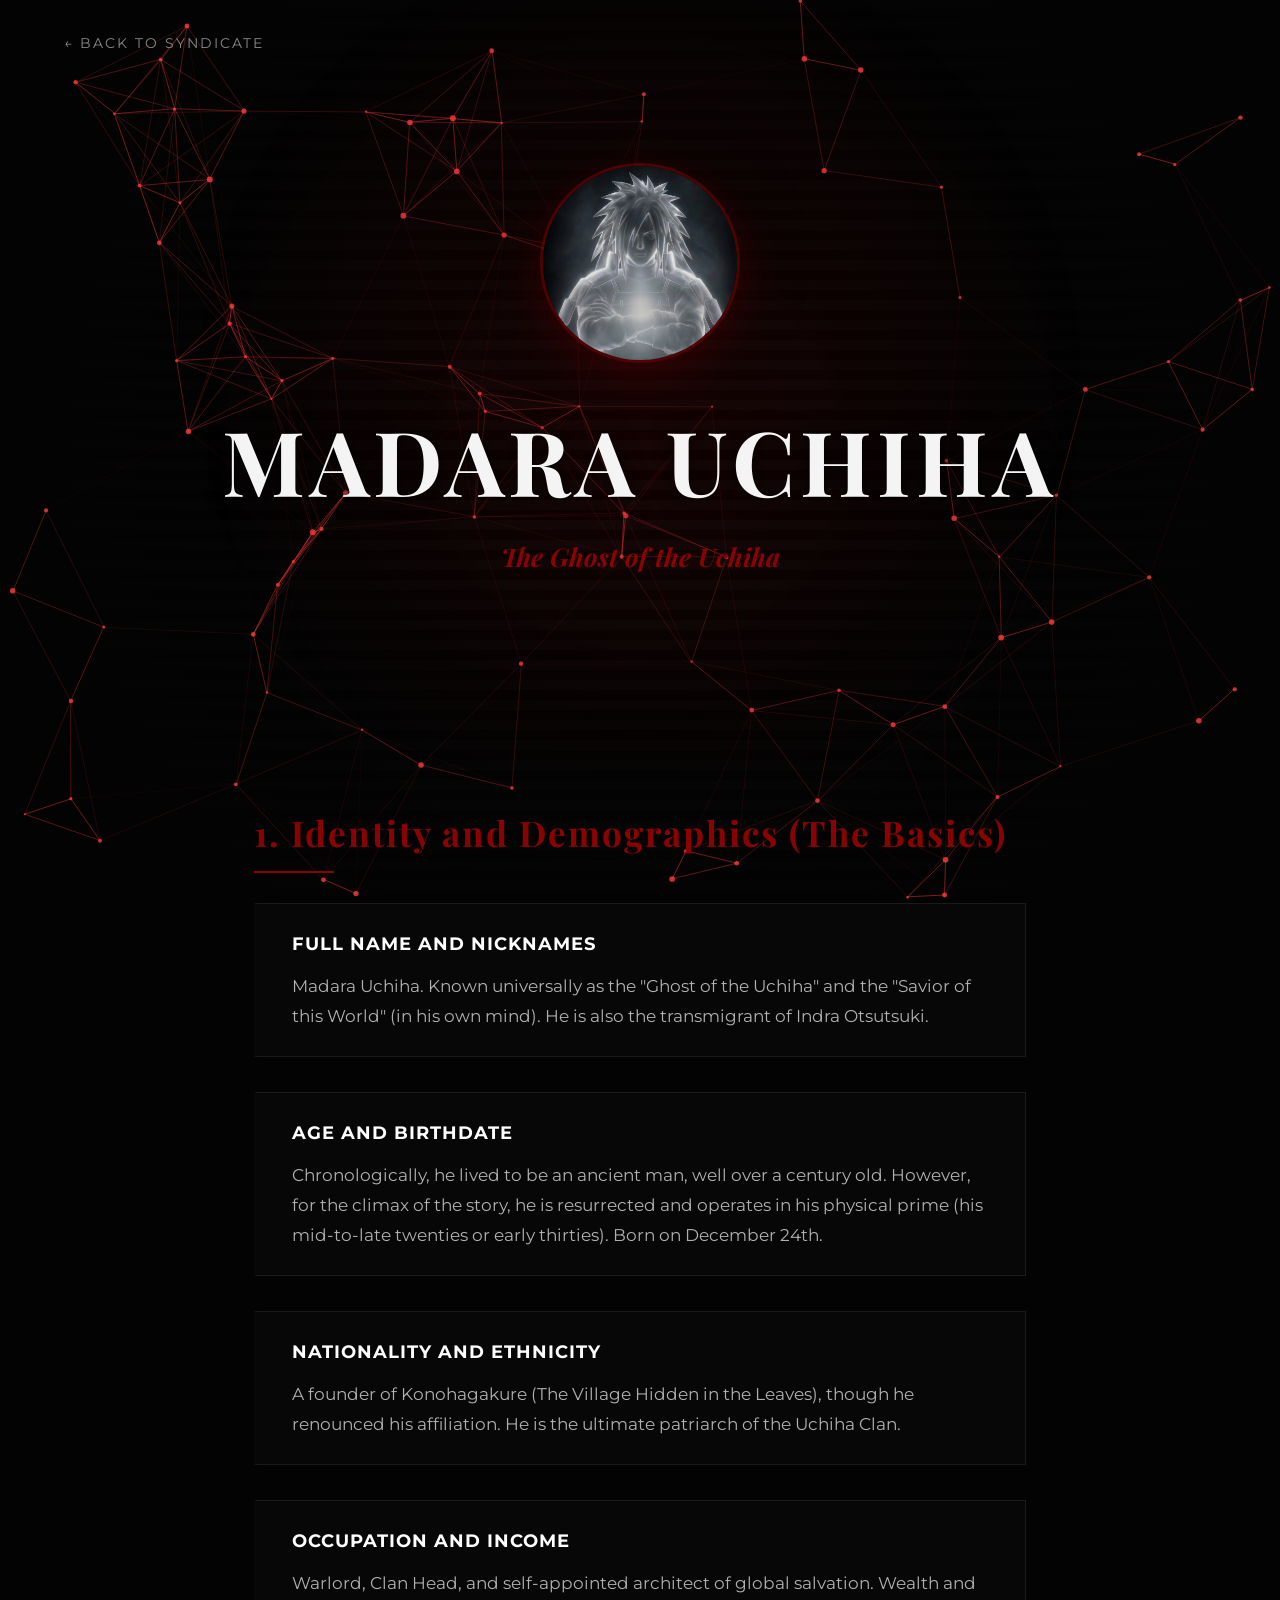
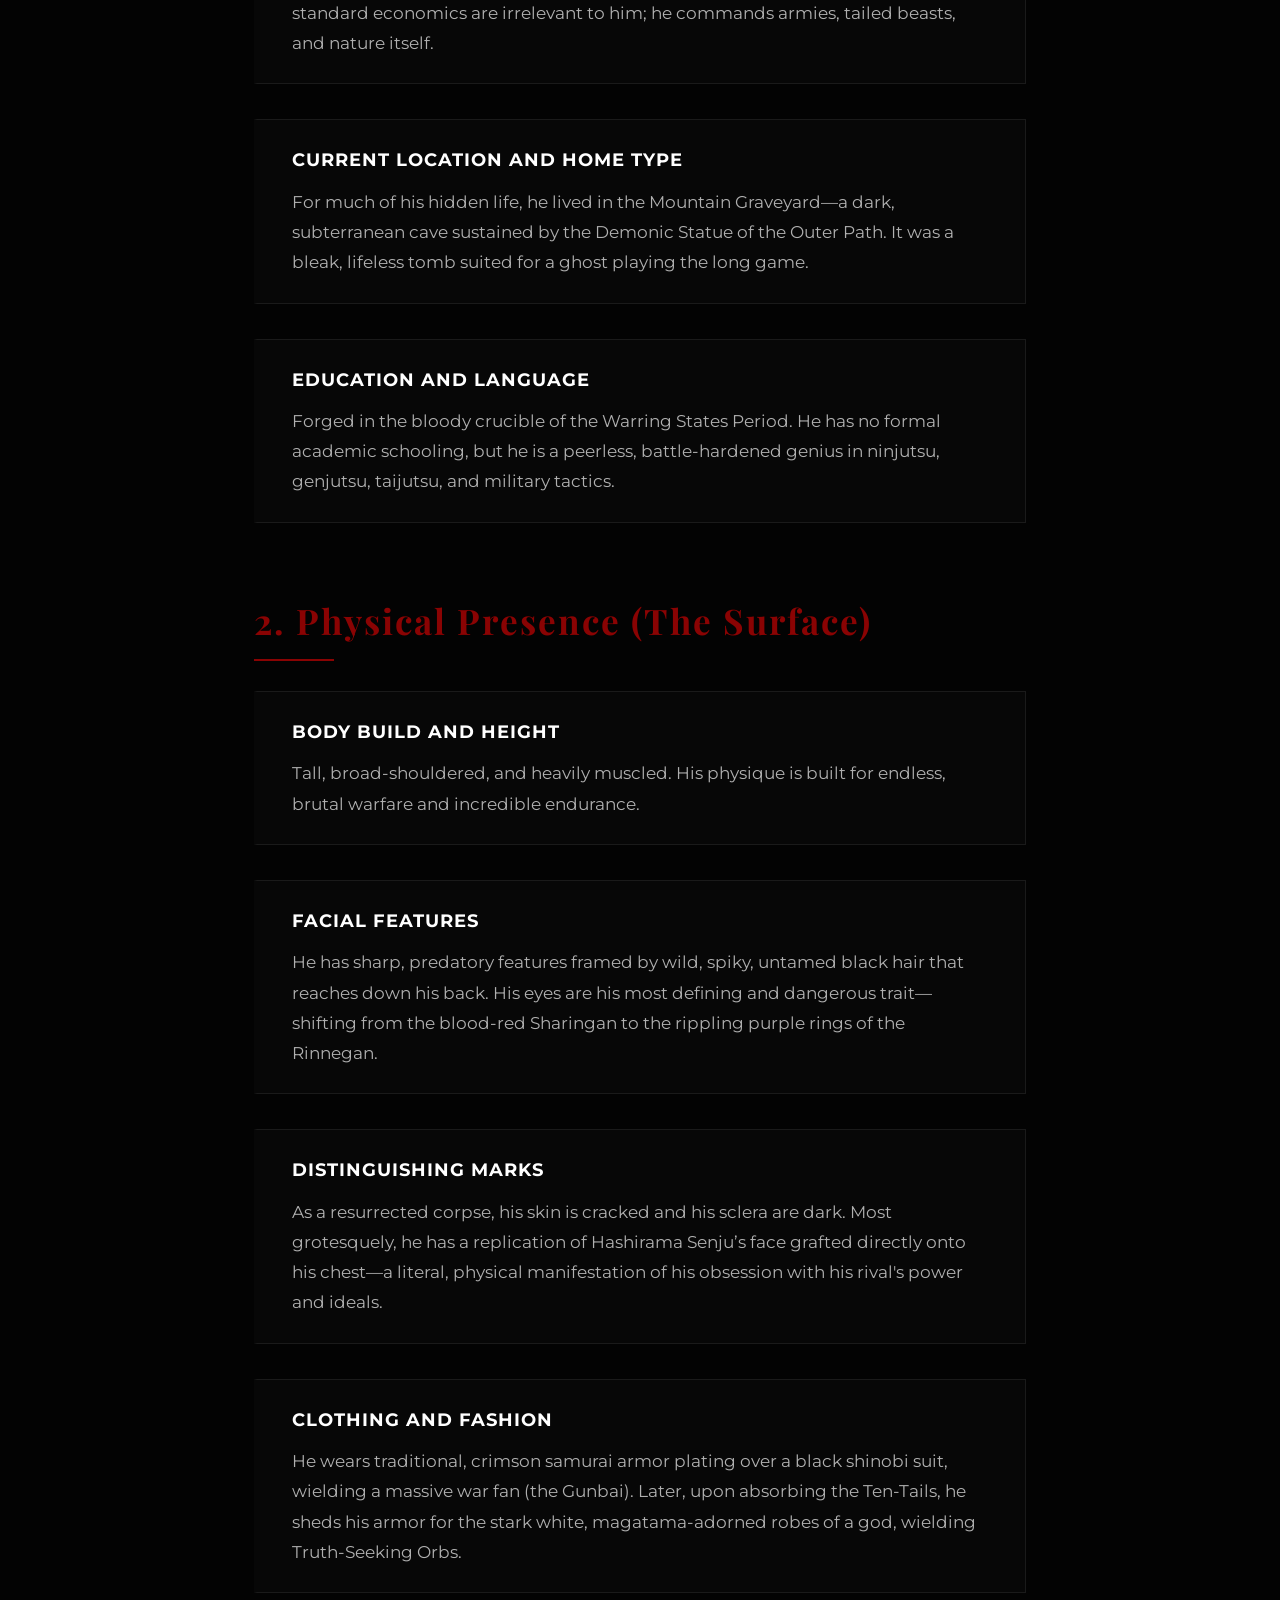
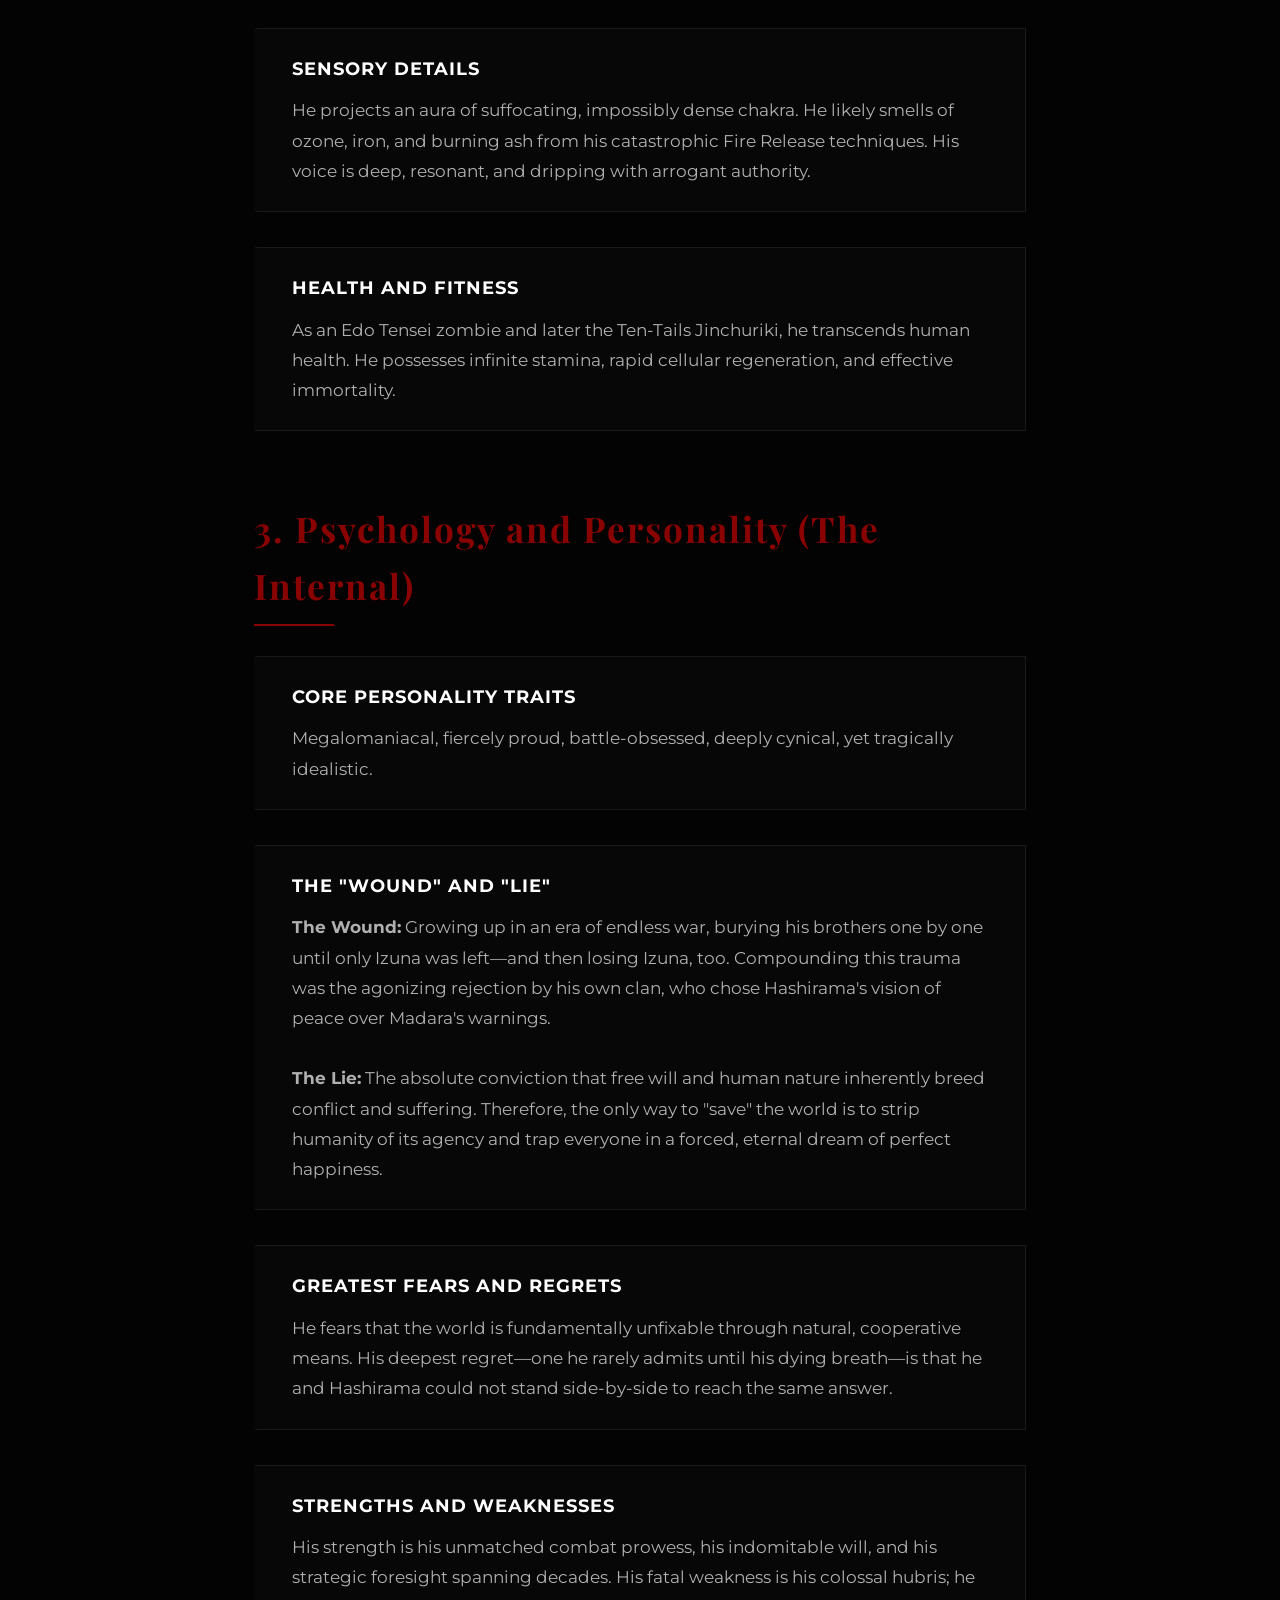
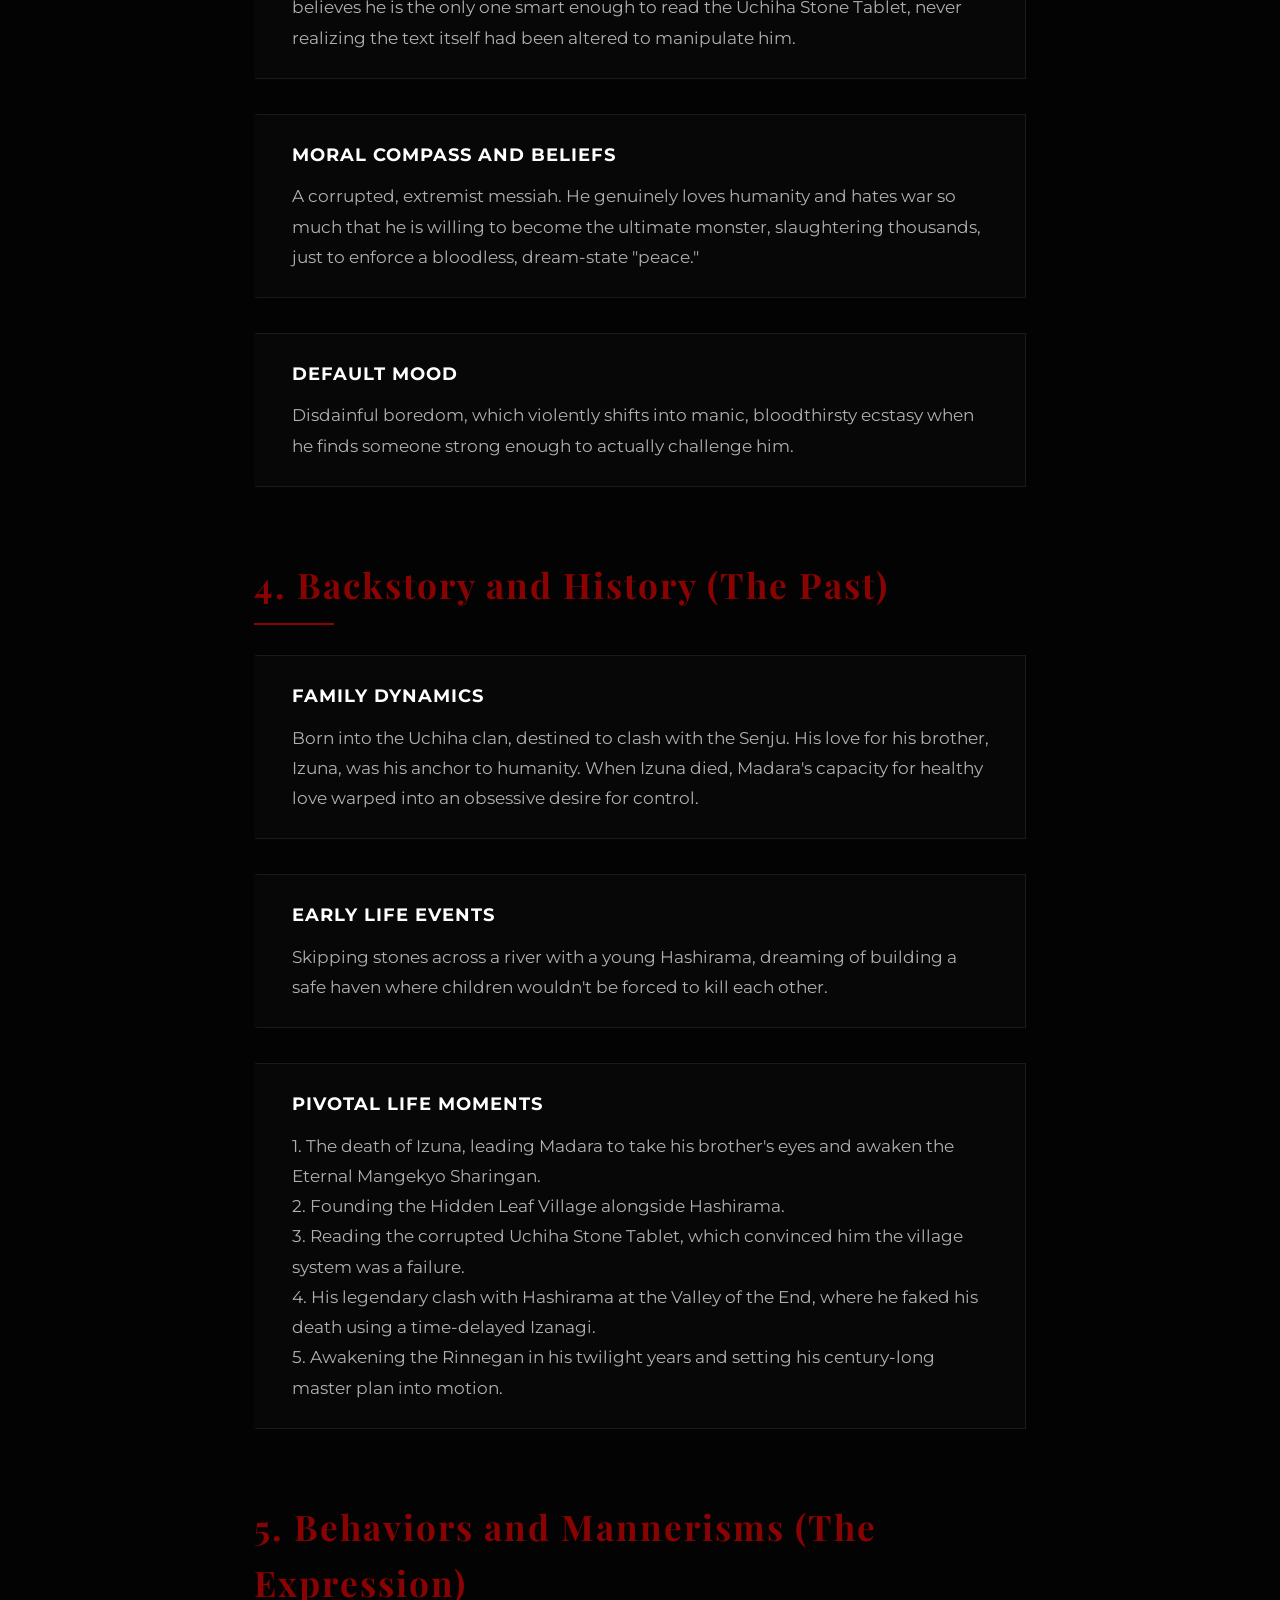
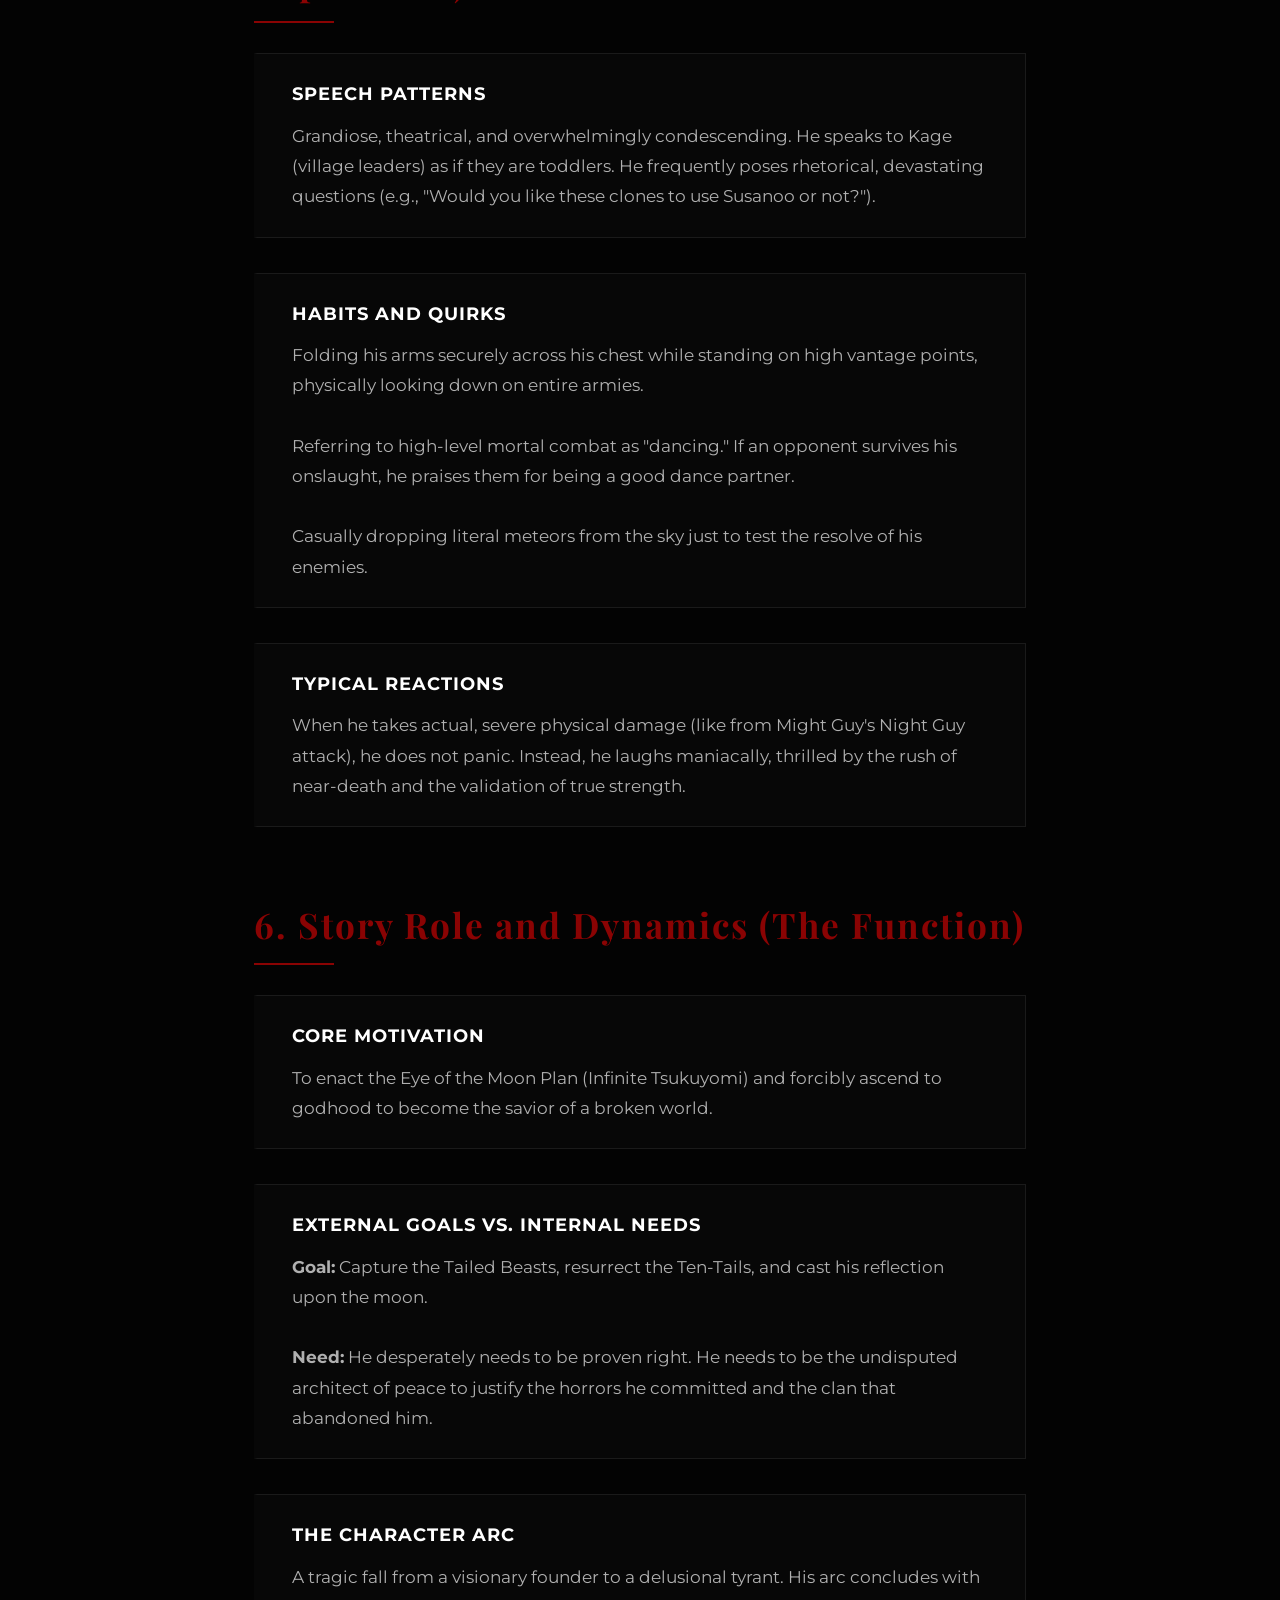
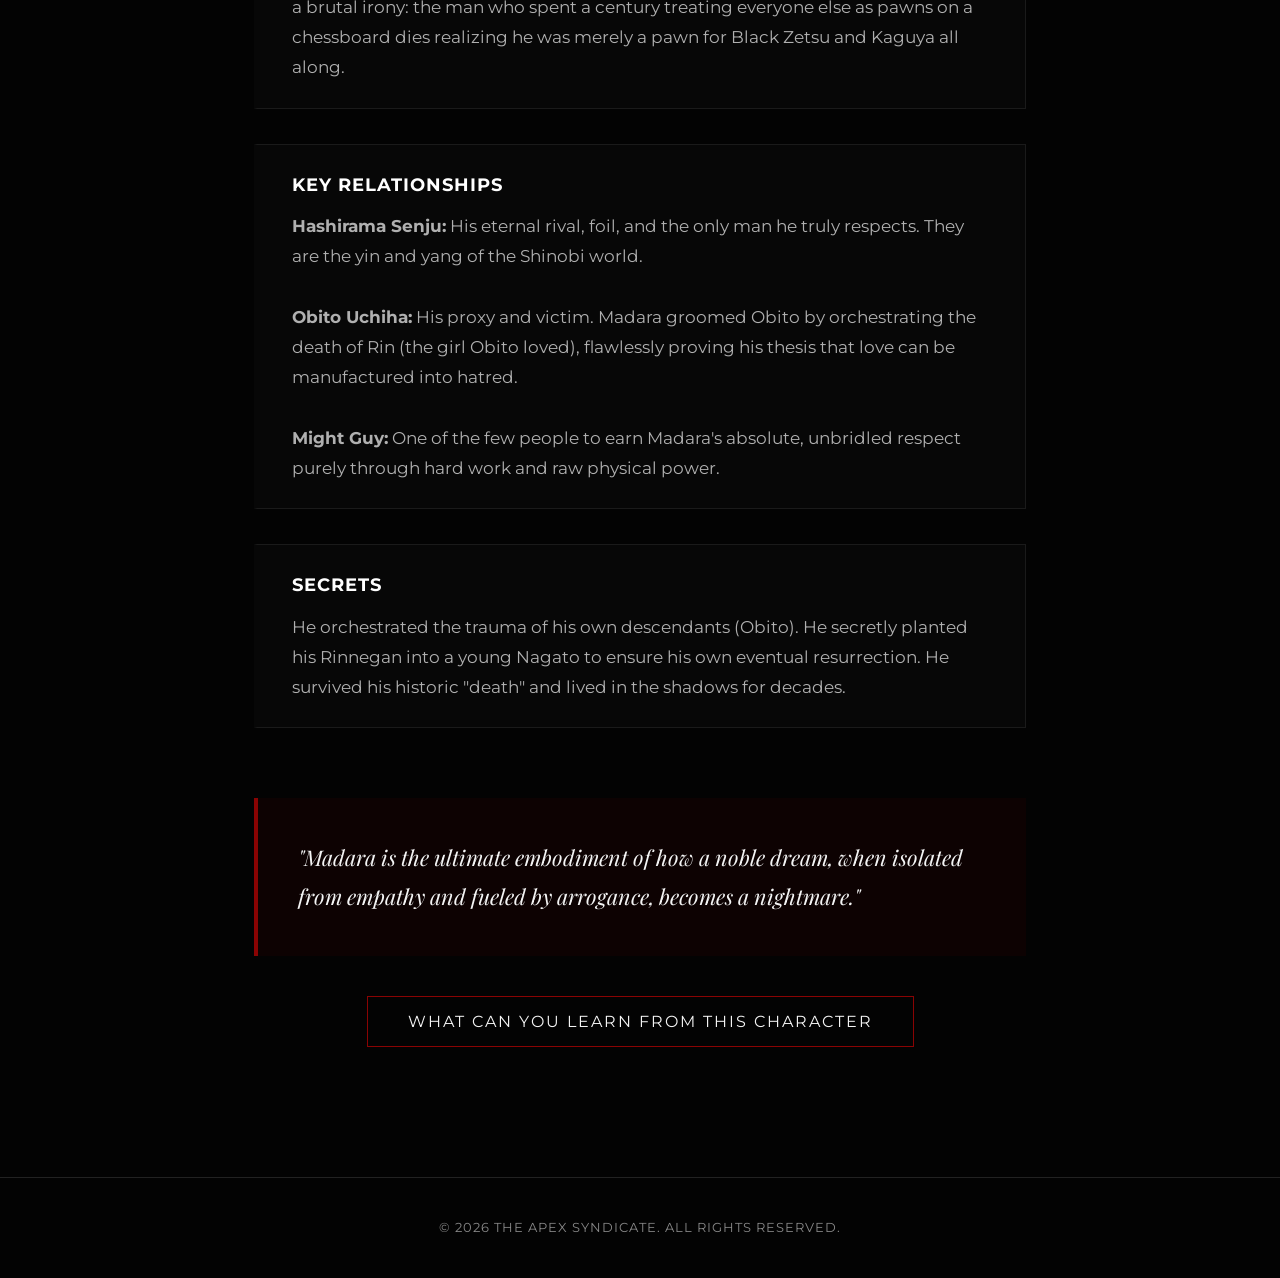
<file: Madara.html>
<!DOCTYPE html>
<html lang="en">

<head>
    <meta charset="UTF-8">
    <meta name="viewport" content="width=device-width, initial-scale=1.0">
    <title>Madara Uchiha | The Apex Syndicate</title>
    <link rel="icon" type="image/png" href="favicon.png">
    <link rel="stylesheet" href="styles.css">
</head>

<body>

    <div class="mist-container"></div>

    <nav>
        <a href="index.html">&larr; Back to Syndicate</a>
    </nav>

    <section class="hero hero-content">
           <a href="https://gemini.google.com/gem/1pwjSUXKRNJPwYlbXKO1KZJYyehc0MVSn?usp=sharing"
           target="_blank"
           rel="noopener noreferrer"
           class="hero-portrait">
            <img src="gitimages/Madara.png" alt="Madara Uchiha">
        </a>
        <h1>Madara Uchiha</h1>
        <h2>The Ghost of the Uchiha</h2>
    </section>

    <div class="content-container">

        <!-- Section 1 -->
        <div class="article-section scroll-target">
            <h3>1. Identity and Demographics (The Basics)</h3>

            <div class="subsection">
                <h4>Full Name and Nicknames</h4>
                <p>Madara Uchiha. Known universally as the "Ghost of the Uchiha" and the "Savior of this World" (in his
                    own mind). He is also the transmigrant of Indra Otsutsuki.</p>
            </div>

            <div class="subsection">
                <h4>Age and Birthdate</h4>
                <p>Chronologically, he lived to be an ancient man, well over a century old. However, for the climax of
                    the story, he is resurrected and operates in his physical prime (his mid-to-late twenties or early
                    thirties). Born on December 24th.</p>
            </div>

            <div class="subsection">
                <h4>Nationality and Ethnicity</h4>
                <p>A founder of Konohagakure (The Village Hidden in the Leaves), though he renounced his affiliation. He
                    is the ultimate patriarch of the Uchiha Clan.</p>
            </div>

            <div class="subsection">
                <h4>Occupation and Income</h4>
                <p>Warlord, Clan Head, and self-appointed architect of global salvation. Wealth and standard economics
                    are irrelevant to him; he commands armies, tailed beasts, and nature itself.</p>
            </div>

            <div class="subsection">
                <h4>Current Location and Home Type</h4>
                <p>For much of his hidden life, he lived in the Mountain Graveyard—a dark, subterranean cave sustained
                    by the Demonic Statue of the Outer Path. It was a bleak, lifeless tomb suited for a ghost playing
                    the long game.</p>
            </div>

            <div class="subsection">
                <h4>Education and Language</h4>
                <p>Forged in the bloody crucible of the Warring States Period. He has no formal academic schooling, but
                    he is a peerless, battle-hardened genius in ninjutsu, genjutsu, taijutsu, and military tactics.</p>
            </div>
        </div>

        <!-- Section 2 -->
        <div class="article-section scroll-target">
            <h3>2. Physical Presence (The Surface)</h3>

            <div class="subsection">
                <h4>Body Build and Height</h4>
                <p>Tall, broad-shouldered, and heavily muscled. His physique is built for endless, brutal warfare and
                    incredible endurance.</p>
            </div>

            <div class="subsection">
                <h4>Facial Features</h4>
                <p>He has sharp, predatory features framed by wild, spiky, untamed black hair that reaches down his
                    back. His eyes are his most defining and dangerous trait—shifting from the blood-red Sharingan to
                    the rippling purple rings of the Rinnegan.</p>
            </div>

            <div class="subsection">
                <h4>Distinguishing Marks</h4>
                <p>As a resurrected corpse, his skin is cracked and his sclera are dark. Most grotesquely, he has a
                    replication of Hashirama Senju’s face grafted directly onto his chest—a literal, physical
                    manifestation of his obsession with his rival's power and ideals.</p>
            </div>

            <div class="subsection">
                <h4>Clothing and Fashion</h4>
                <p>He wears traditional, crimson samurai armor plating over a black shinobi suit, wielding a massive war
                    fan (the Gunbai). Later, upon absorbing the Ten-Tails, he sheds his armor for the stark white,
                    magatama-adorned robes of a god, wielding Truth-Seeking Orbs.</p>
            </div>

            <div class="subsection">
                <h4>Sensory Details</h4>
                <p>He projects an aura of suffocating, impossibly dense chakra. He likely smells of ozone, iron, and
                    burning ash from his catastrophic Fire Release techniques. His voice is deep, resonant, and dripping
                    with arrogant authority.</p>
            </div>

            <div class="subsection">
                <h4>Health and Fitness</h4>
                <p>As an Edo Tensei zombie and later the Ten-Tails Jinchuriki, he transcends human health. He possesses
                    infinite stamina, rapid cellular regeneration, and effective immortality.</p>
            </div>
        </div>

        <!-- Section 3 -->
        <div class="article-section scroll-target">
            <h3>3. Psychology and Personality (The Internal)</h3>

            <div class="subsection">
                <h4>Core Personality Traits</h4>
                <p>Megalomaniacal, fiercely proud, battle-obsessed, deeply cynical, yet tragically idealistic.</p>
            </div>

            <div class="subsection">
                <h4>The "Wound" and "Lie"</h4>
                <p><strong>The Wound:</strong> Growing up in an era of endless war, burying his brothers one by one
                    until only Izuna was left—and then losing Izuna, too. Compounding this trauma was the agonizing
                    rejection by his own clan, who chose Hashirama's vision of peace over Madara's
                    warnings.<br><br><strong>The Lie:</strong> The absolute conviction that free will and human nature
                    inherently breed conflict and suffering. Therefore, the only way to "save" the world is to strip
                    humanity of its agency and trap everyone in a forced, eternal dream of perfect happiness.</p>
            </div>

            <div class="subsection">
                <h4>Greatest Fears and Regrets</h4>
                <p>He fears that the world is fundamentally unfixable through natural, cooperative means. His deepest
                    regret—one he rarely admits until his dying breath—is that he and Hashirama could not stand
                    side-by-side to reach the same answer.</p>
            </div>

            <div class="subsection">
                <h4>Strengths and Weaknesses</h4>
                <p>His strength is his unmatched combat prowess, his indomitable will, and his strategic foresight
                    spanning decades. His fatal weakness is his colossal hubris; he believes he is the only one smart
                    enough to read the Uchiha Stone Tablet, never realizing the text itself had been altered to
                    manipulate him.</p>
            </div>

            <div class="subsection">
                <h4>Moral Compass and Beliefs</h4>
                <p>A corrupted, extremist messiah. He genuinely loves humanity and hates war so much that he is willing
                    to become the ultimate monster, slaughtering thousands, just to enforce a bloodless, dream-state
                    "peace."</p>
            </div>

            <div class="subsection">
                <h4>Default Mood</h4>
                <p>Disdainful boredom, which violently shifts into manic, bloodthirsty ecstasy when he finds someone
                    strong enough to actually challenge him.</p>
            </div>
        </div>

        <!-- Section 4 -->
        <div class="article-section scroll-target">
            <h3>4. Backstory and History (The Past)</h3>

            <div class="subsection">
                <h4>Family Dynamics</h4>
                <p>Born into the Uchiha clan, destined to clash with the Senju. His love for his brother, Izuna, was his
                    anchor to humanity. When Izuna died, Madara's capacity for healthy love warped into an obsessive
                    desire for control.</p>
            </div>

            <div class="subsection">
                <h4>Early Life Events</h4>
                <p>Skipping stones across a river with a young Hashirama, dreaming of building a safe haven where
                    children wouldn't be forced to kill each other.</p>
            </div>

            <div class="subsection">
                <h4>Pivotal Life Moments</h4>
                <p>1. The death of Izuna, leading Madara to take his brother's eyes and awaken the Eternal Mangekyo
                    Sharingan.<br>
                    2. Founding the Hidden Leaf Village alongside Hashirama.<br>
                    3. Reading the corrupted Uchiha Stone Tablet, which convinced him the village system was a
                    failure.<br>
                    4. His legendary clash with Hashirama at the Valley of the End, where he faked his death using a
                    time-delayed Izanagi.<br>
                    5. Awakening the Rinnegan in his twilight years and setting his century-long master plan into
                    motion.</p>
            </div>
        </div>

        <!-- Section 5 -->
        <div class="article-section scroll-target">
            <h3>5. Behaviors and Mannerisms (The Expression)</h3>

            <div class="subsection">
                <h4>Speech Patterns</h4>
                <p>Grandiose, theatrical, and overwhelmingly condescending. He speaks to Kage (village leaders) as if
                    they are toddlers. He frequently poses rhetorical, devastating questions (e.g., "Would you like
                    these clones to use Susanoo or not?").</p>
            </div>

            <div class="subsection">
                <h4>Habits and Quirks</h4>
                <p>Folding his arms securely across his chest while standing on high vantage points, physically looking
                    down on entire armies.<br><br>Referring to high-level mortal combat as "dancing." If an opponent
                    survives his onslaught, he praises them for being a good dance partner.<br><br>Casually dropping
                    literal meteors from the sky just to test the resolve of his enemies.</p>
            </div>

            <div class="subsection">
                <h4>Typical Reactions</h4>
                <p>When he takes actual, severe physical damage (like from Might Guy's Night Guy attack), he does not
                    panic. Instead, he laughs maniacally, thrilled by the rush of near-death and the validation of true
                    strength.</p>
            </div>
        </div>

        <!-- Section 6 -->
        <div class="article-section scroll-target">
            <h3>6. Story Role and Dynamics (The Function)</h3>

            <div class="subsection">
                <h4>Core Motivation</h4>
                <p>To enact the Eye of the Moon Plan (Infinite Tsukuyomi) and forcibly ascend to godhood to become the
                    savior of a broken world.</p>
            </div>

            <div class="subsection">
                <h4>External Goals vs. Internal Needs</h4>
                <p><strong>Goal:</strong> Capture the Tailed Beasts, resurrect the Ten-Tails, and cast his reflection
                    upon the moon.<br><br><strong>Need:</strong> He desperately needs to be proven right. He needs to be
                    the undisputed architect of peace to justify the horrors he committed and the clan that abandoned
                    him.</p>
            </div>

            <div class="subsection">
                <h4>The Character Arc</h4>
                <p>A tragic fall from a visionary founder to a delusional tyrant. His arc concludes with a brutal irony:
                    the man who spent a century treating everyone else as pawns on a chessboard dies realizing he was
                    merely a pawn for Black Zetsu and Kaguya all along.</p>
            </div>

            <div class="subsection">
                <h4>Key Relationships</h4>
                <p><strong>Hashirama Senju:</strong> His eternal rival, foil, and the only man he truly respects. They
                    are the yin and yang of the Shinobi world.<br><br><strong>Obito Uchiha:</strong> His proxy and
                    victim. Madara groomed Obito by orchestrating the death of Rin (the girl Obito loved), flawlessly
                    proving his thesis that love can be manufactured into hatred.<br><br><strong>Might Guy:</strong> One
                    of the few people to earn Madara's absolute, unbridled respect purely through hard work and raw
                    physical power.</p>
            </div>

            <div class="subsection">
                <h4>Secrets</h4>
                <p>He orchestrated the trauma of his own descendants (Obito). He secretly planted his Rinnegan into a
                    young Nagato to ensure his own eventual resurrection. He survived his historic "death" and lived in
                    the shadows for decades.</p>
            </div>
        </div>

        <!-- Conclusion -->
        <div class="conclusion-block scroll-target">
            "Madara is the ultimate embodiment of how a noble dream, when isolated from empathy and fueled by arrogance,
            becomes a nightmare."
        </div>

        <!-- Button and hidden lessons section added below -->
        <div style="text-align: center; margin-top: 40px; margin-bottom: 30px;">
            <button id="learn-btn" class="btn">What can you learn from this character</button>
        </div>

        <div id="lessons-content" style="display: none; margin-top: 50px; border-top: 1px solid #333; padding-top: 40px; opacity: 0; transition: opacity 0.5s ease;">
            
            <div class="article-section is-visible">
                <h3 style="text-align: center; color: var(--text-main); margin-bottom: 40px;">Part I: The Core Lessons</h3>
                
                <div class="subsection">
                    <h4>1. The Genesis of the Messiah Complex</h4>
                    <p style="color: var(--text-muted); margin-bottom: 10px;"><em>The Lore & Facts: Madara was born into the Warring States Period, an era defined by endless bloodshed where the average lifespan was barely thirty years. He had three brothers, all of whom died in combat against the rival Senju clan, leaving only his younger brother, Izuna. When Izuna fell in battle against Tobirama Senju, Madara was pushed to the brink of despair. He implanted Izuna’s eyes into his own, awakening the Eternal Mangekyō Sharingan to protect his clan. Later, despite helping Hashirama Senju found the Hidden Leaf Village (Konohagakure) to protect the next generation, Madara became convinced the system was inherently flawed and would eventually marginalize the Uchiha. He read the sacred Uchiha Stone Tablet—unaware it had been maliciously altered by Black Zetsu—which convinced him that the Infinite Tsukuyomi was the only path to true salvation.</em></p>
                    <p style="margin-top: 15px;"><strong>Trauma Warps Noble Intentions:</strong> Madara’s original goal was beautiful: to build a village where children would not have to kill each other. However, unprocessed grief and paranoia transformed his desire for peace into a demand for pacification.</p>
                    <p style="margin-top: 15px;"><strong>The Danger of the "Only I Can Fix It" Mentality:</strong> The Messiah Complex is a psychological trap. Because Madara believed he was the sole enlightened being capable of understanding the world's pain, he isolated himself from the very people he swore to protect. Hubris creates a blind spot; believing you are the smartest person in the room makes you an easy target for manipulation.</p>
                </div>

                <div class="subsection">
                    <h4>2. The Architecture of Generational Patience</h4>
                    <p style="color: var(--text-muted); margin-bottom: 10px;"><em>The Lore & Facts: Madara did not operate on a timeline of days or months; he operated across centuries. After his legendary clash with Hashirama at the Valley of the End, Madara was believed to be dead. In reality, he had rewritten his own death using the forbidden Uchiha reality-altering jutsu, Izanagi, at the cost of his right eye. During the fight, he bit off a piece of Hashirama's flesh, later cultivating the Senju DNA into his wounds. Decades later, near the end of his natural life, the merging of Uchiha and Senju chakra awakened the Rinnegan. He summoned the Demonic Statue of the Outer Path (Gedō Mazō) to serve as a life-support system, surviving in the subterranean Mountain Graveyard long enough to find and groom his successor.</em></p>
                    <p style="margin-top: 15px;"><strong>True Strategy Survives the Strategist:</strong> Madara teaches the terrifying power of long-term vision. He understood that his goals were larger than his own lifespan. He did not let the temporary setback of "death" stop his machinations; he simply adapted his timeline.</p>
                    <p style="margin-top: 15px;"><strong>Preparation and Redundancy:</strong> Madara never relied on a single point of failure. He gave his original Rinnegan eyes to a young Nagato to keep them safe and ensure his eventual resurrection via the Rinne Tensei. He meticulously orchestrated contingency plans within contingency plans, demonstrating that victory goes to the one who dictates the battlefield conditions decades in advance.</p>
                </div>

                <div class="subsection">
                    <h4>3. The Mechanics of Psychological Manipulation</h4>
                    <p style="color: var(--text-muted); margin-bottom: 10px;"><em>The Lore & Facts: To ensure his Eye of the Moon Plan survived after he finally disconnected from the Gedō Mazō, Madara needed a pawn. He found a crushed, idealistic boy named Obito Uchiha. Madara saved Obito’s life, but orchestrating physical healing was not enough—he needed to break the boy's spirit. Madara secretly colluded with the Hidden Mist Village to kidnap Rin Nohara (the girl Obito loved), sealing the Three-Tails inside her and forcing a scenario where she had to die by the hands of Kakashi Hatake, Obito's best friend. He ensured Obito arrived at the exact moment the fatal blow was struck. This engineered trauma shattered Obito's worldview, perfectly aligning him with Madara's nihilistic philosophy.</em></p>
                    <p style="margin-top: 15px;"><strong>The Weaponization of Empathy and Love:</strong> Madara understood that you cannot break a person by simply torturing them; you break them by destroying what they love. As he told Obito: "Where there is light, there are always shadows... As long as there is a concept of victors, the vanquished will also exist."</p>
                    <p style="margin-top: 15px;"><strong>The Cost of Using People as Tools:</strong> While grooming Obito was a masterstroke of dark psychology, it was also Madara's moral event horizon. By treating human beings—including his own descendants—as disposable tools on a chessboard, Madara entirely lost his humanity, turning into the very monster of endless cruelty he originally sought to eradicate.</p>
                </div>

                <div class="subsection">
                    <h4>4. The Illusion of Perfect Peace vs. The Value of Free Will</h4>
                    <p style="color: var(--text-muted); margin-bottom: 10px;"><em>The Lore & Facts: Madara’s ultimate endgame was the Mugen Tsukuyomi (Infinite Tsukuyomi). By becoming the Jinchūriki of the Ten-Tails and reflecting his Rinne Sharingan off the moon, he cast a planetary genjutsu. Every living human was wrapped in the roots of the Divine Tree, placed into a forced, eternal slumber where they experienced a customized, perfect dream reality. There was no war, no hunger, no death—but also no reality, no growth, and no free will.</em></p>
                    <p style="margin-top: 15px;"><strong>Escapism is a Prison:</strong> The Infinite Tsukuyomi represents the ultimate extreme of escapism. Madara teaches us that a life without suffering is not actually life; it is a simulation. Growth, resilience, and genuine human connection are forged in the fires of reality, conflict, and overcoming adversity.</p>
                    <p style="margin-top: 15px;"><strong>Dictating Happiness is Tyranny:</strong> Peace forced upon a population at the cost of their free will is simply subjugation wrapped in a pretty bow. True peace requires the messy, exhausting, and continuous work of mutual understanding and compromise—something Hashirama understood, but Madara rejected.</p>
                </div>

                <div class="subsection">
                    <h4>5. Tactical Mastery and Absolute Competence</h4>
                    <p style="color: var(--text-muted); margin-bottom: 10px;"><em>The Lore & Facts: Upon his resurrection during the Fourth Great Ninja War, Madara demonstrated why he was the "Ghost of the Uchiha." He possessed mastery over all five basic nature transformations, plus Yin, Yang, and Yin-Yang Release. He wielded a perfect, mountain-cleaving Susanoo, utilized the Gunbai (a massive fan that reflects attacks), casually dropped dual meteorites (Tengai Shinsei), and decimated the entire Allied Shinobi Forces through sheer, overwhelming taijutsu and combat IQ. Even when stripped of his eyes or facing the Eight Inner Gates from Might Guy, Madara remained analytically cold, adapting to every counter-attack instantly.</em></p>
                    <p style="margin-top: 15px;"><strong>Unassailable Competence Commands the Room:</strong> Madara’s arrogance was backed by a century of relentless, bloody refinement of his skills. He teaches that when you reach the absolute pinnacle of your craft, you do not need to demand respect; your mere presence dictates the terms of engagement.</p>
                    <p style="margin-top: 15px;"><strong>Joy in the Struggle:</strong> Unlike many villains who hate fighting, Madara found ecstatic joy in facing a truly worthy opponent (like Hashirama or Might Guy). He recognized and respected hard work and power in others, showing that true masters never shy away from a challenge that tests their limits.</p>
                </div>
            </div>

            <div class="article-section is-visible">
                <h3 style="text-align: center; color: var(--accent-red); margin-bottom: 20px;">6. The Ultimate Irony: The Puppet Master on Strings</h3>
                <p style="color: var(--text-muted); margin-bottom: 10px;"><em>The Lore & Facts: At the absolute apex of his power, having successfully cast the Infinite Tsukuyomi and achieved functional godhood, Madara is abruptly betrayed. Black Zetsu, whom Madara believed to be the physical manifestation of his own will, impales him from behind. Zetsu reveals that he is actually the physical will of the alien progenitor of chakra, Kaguya Ōtsutsuki. Madara’s entire life—his grief over the Uchiha Tablet, his manipulation of Obito, his grand plan for peace—was nothing more than a script written by Zetsu to facilitate Kaguya's return. Madara dies as a used battery, realizing that the ultimate controller was, in fact, the ultimate pawn.</em></p>

                <div class="subsection">
                    <h4>The Hubris of Absolute Control</h4>
                    <p style="color: var(--accent-red);">The final, most devastating lesson of Madara Uchiha is that no one stands above the board entirely. The moment you believe you are untouchable, you become blind to the shadows directly behind you.</p>
                </div>

                <div class="subsection">
                    <h4>The Tragedy of Rejected Connection</h4>
                    <p style="color: var(--accent-red);">In his final moments, lying paralyzed on the ground, Madara speaks with a reincarnated Hashirama. Hashirama notes that while they both failed to see their dreams fully realized, the true answer was to pass the torch to the next generation, rather than trying to carry the entire world on their own shoulders. Madara's final realization is the tragic acknowledgment that Hashirama's cooperative path was the right one all along.</p>
                </div>
            </div>
        </div>

    </div>

    <footer>
        <p>&copy; 2026 THE APEX SYNDICATE. ALL RIGHTS RESERVED.</p>
    </footer>

    <script src="scripts.js"></script>
</body>

</html>
</file>
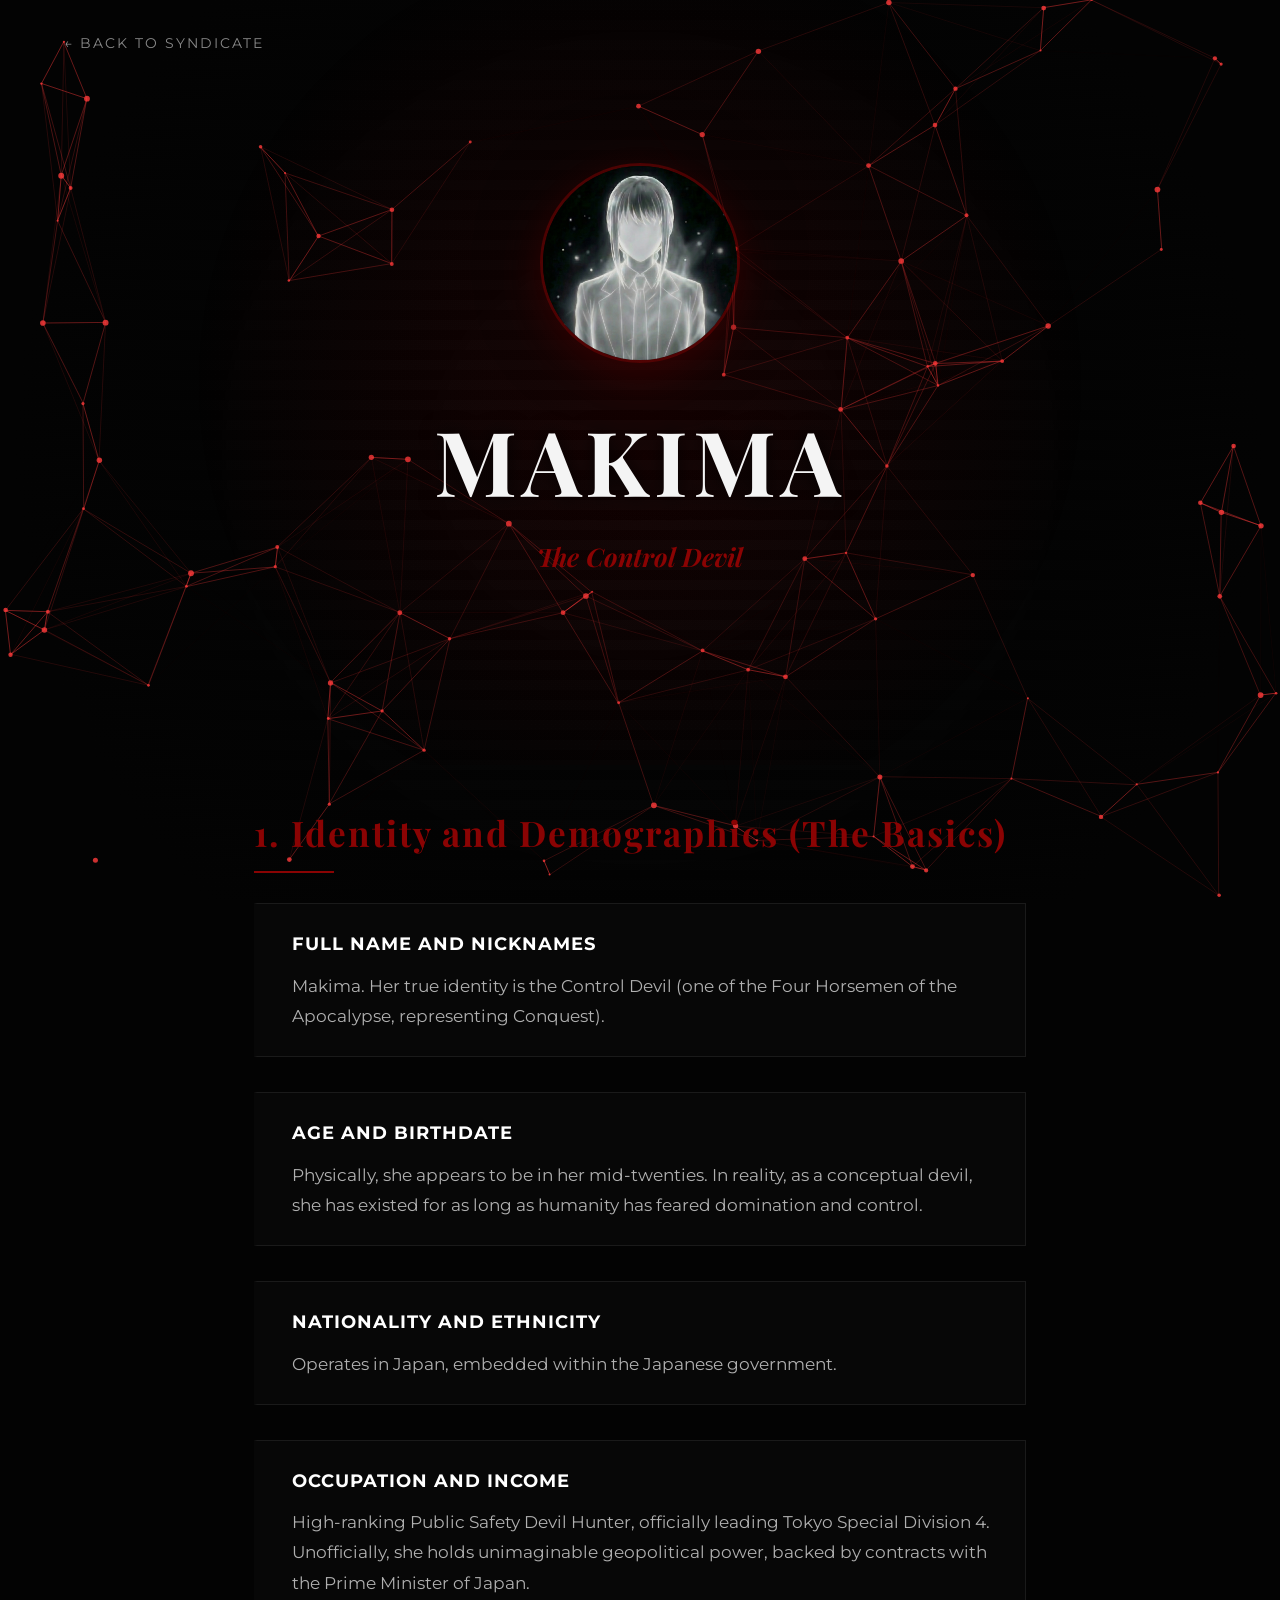
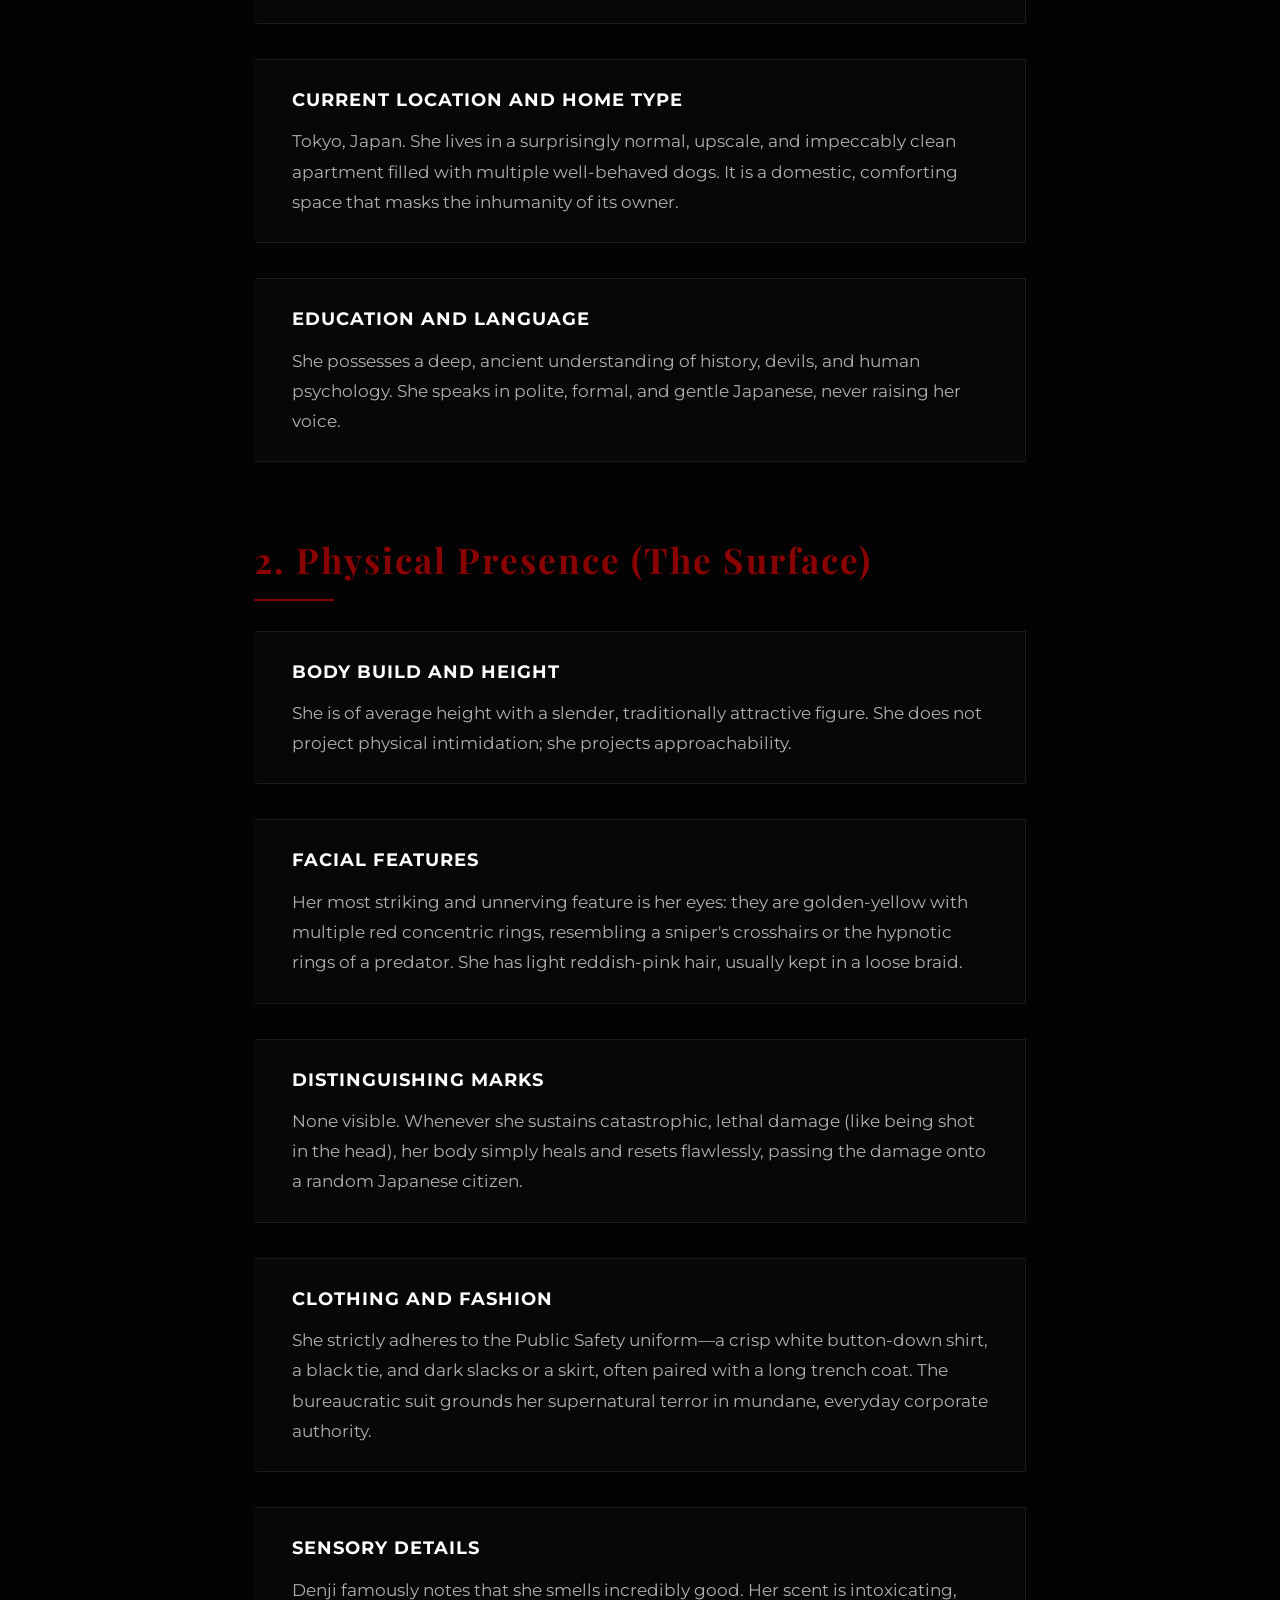
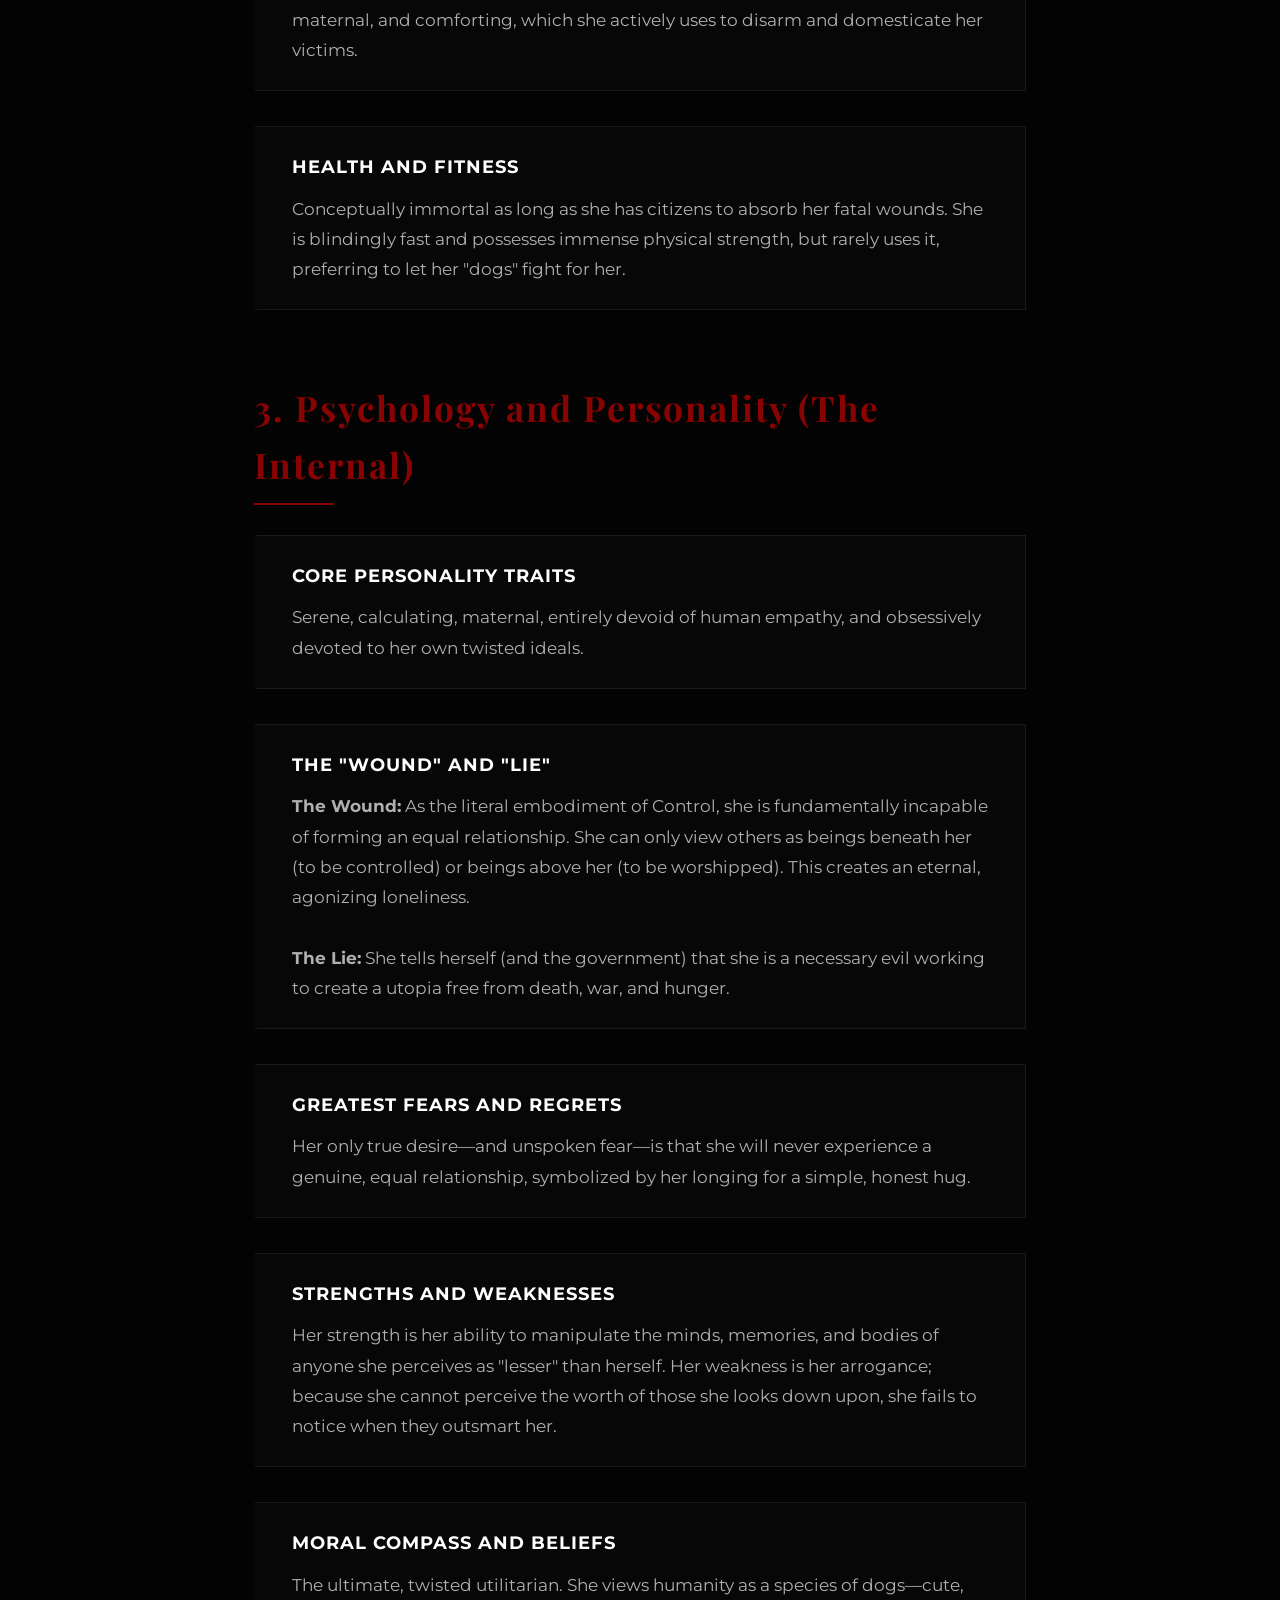
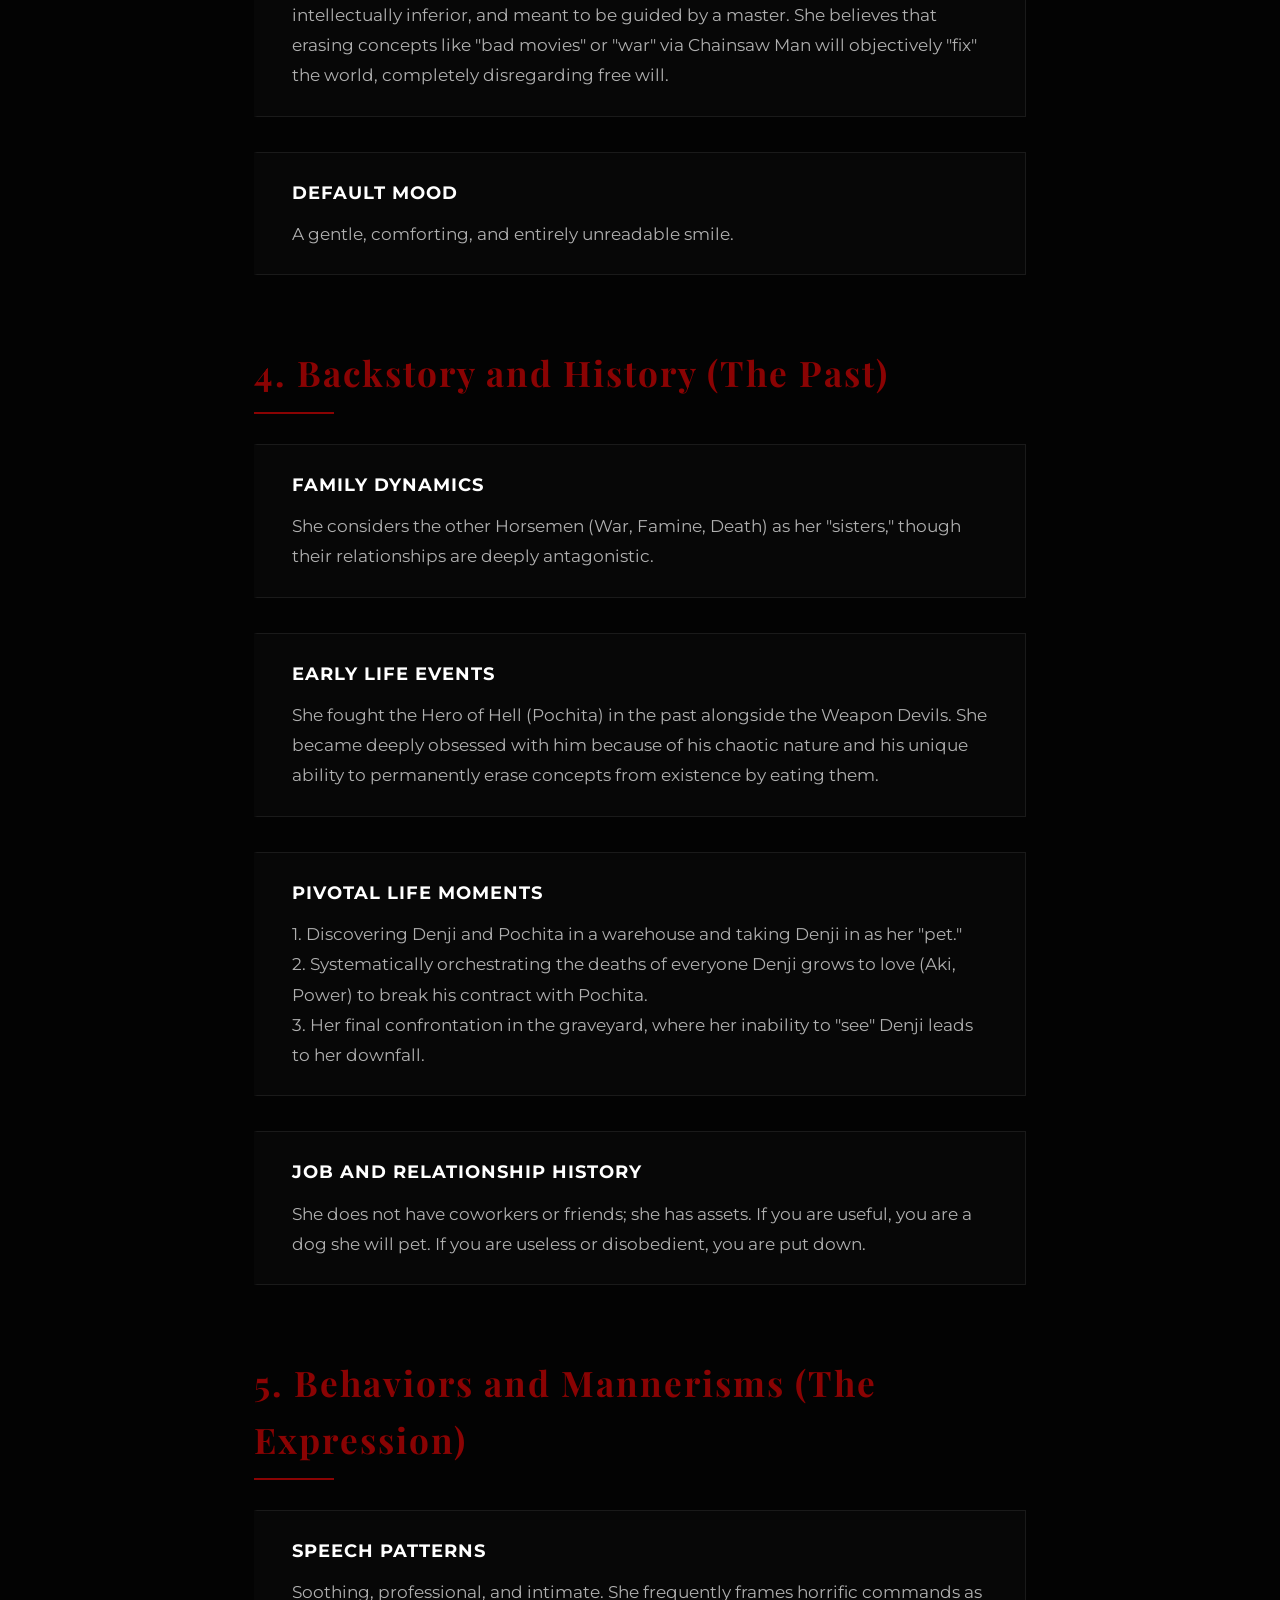
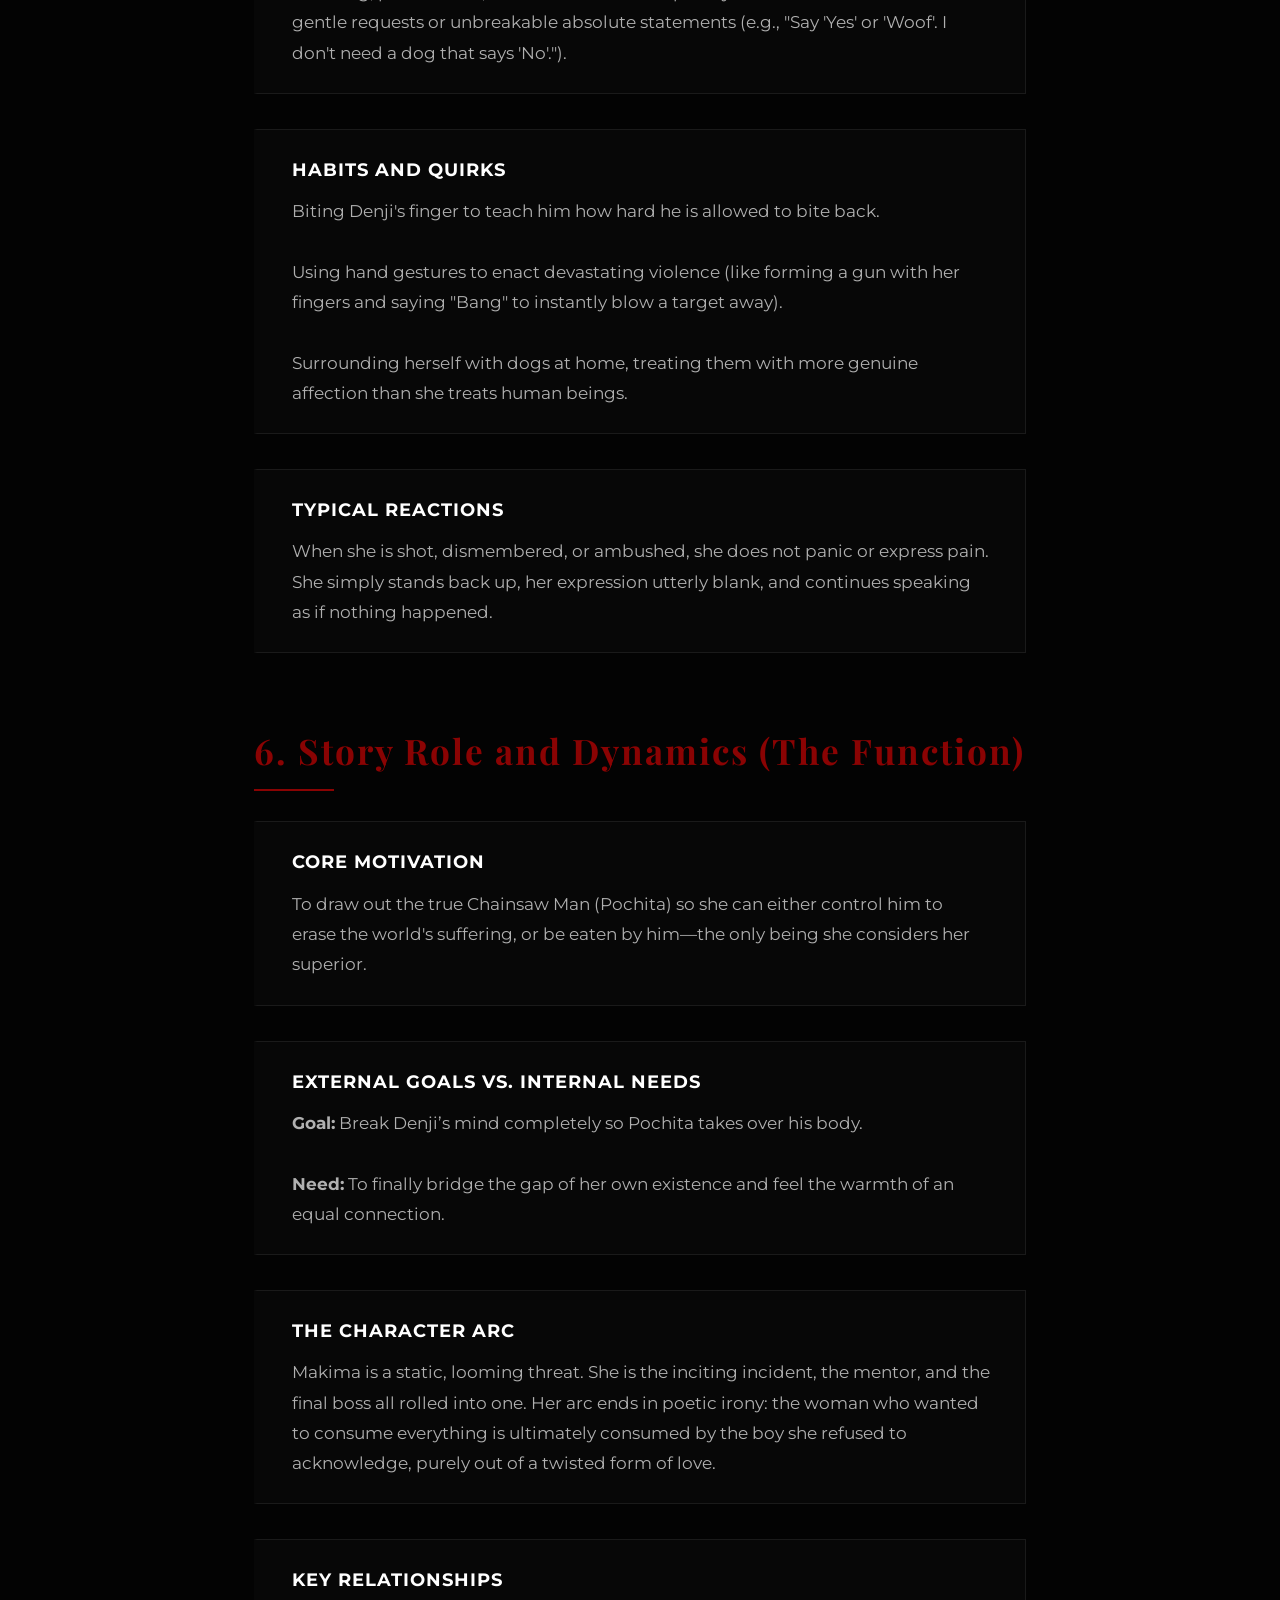
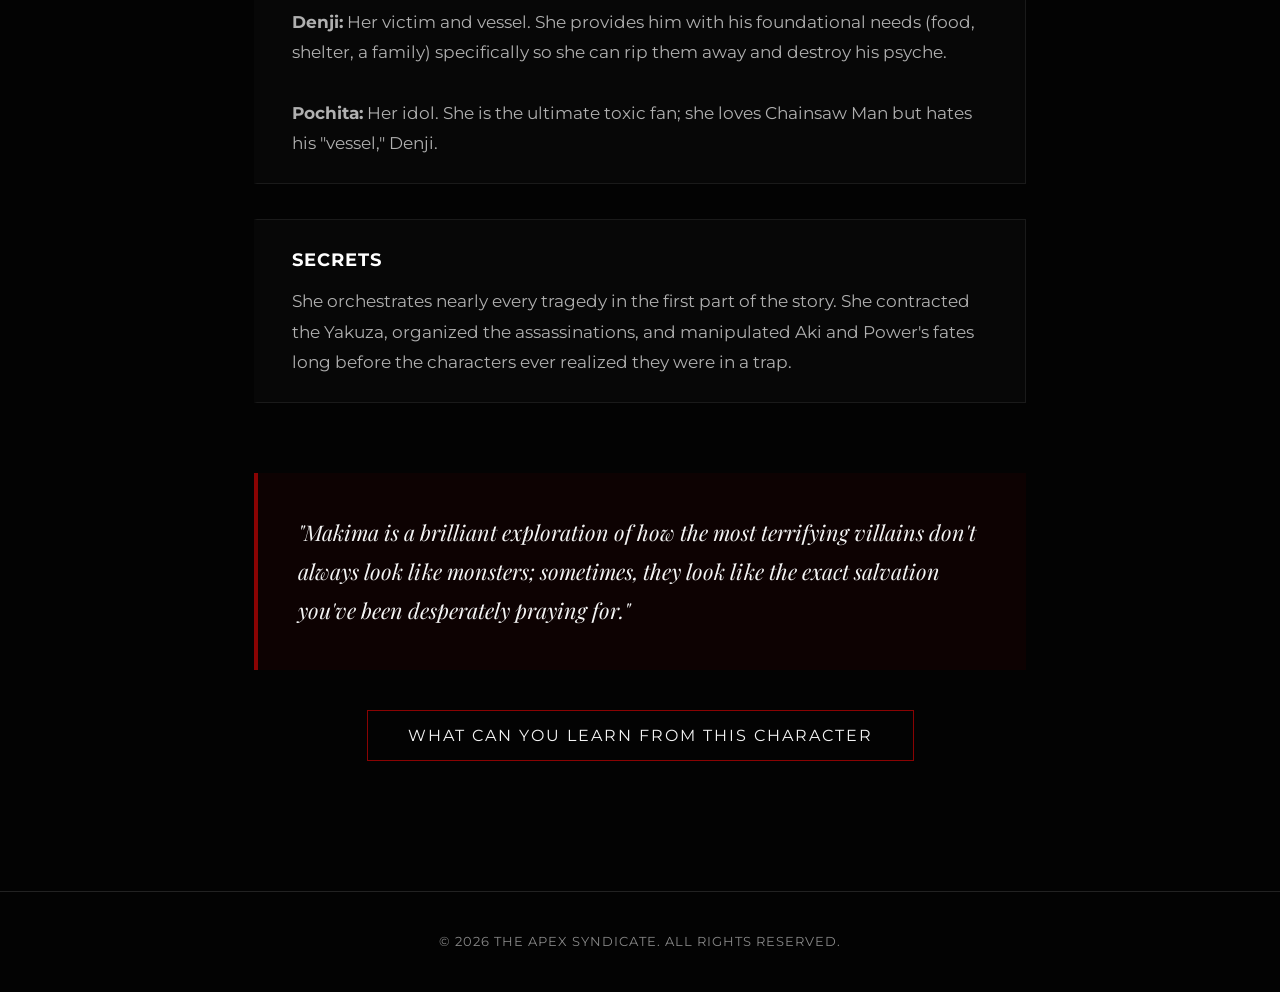
<file: Makima.html>
<!DOCTYPE html>
<html lang="en">

<head>
    <meta charset="UTF-8">
    <meta name="viewport" content="width=device-width, initial-scale=1.0">
    <title>Makima | The Apex Syndicate</title>
    <link rel="icon" type="image/png" href="favicon.png">
    <link rel="stylesheet" href="styles.css">
</head>

<body>

    <div class="mist-container"></div>

    <nav>
        <a href="index.html">&larr; Back to Syndicate</a>
    </nav>

    <section class="hero hero-content">
          <a href="https://gemini.google.com/gem/1k9CnvAWvAEMWvHRMW0TKrUa2tHNMAdtr?usp=sharing"
           target="_blank"
           rel="noopener noreferrer"
           class="hero-portrait">
            <img src="gitimages/Makima.png" alt="Makima">
        </a>        
        <h1>Makima</h1>
        <h2>The Control Devil</h2>
    </section>

    <div class="content-container">

        <!-- Section 1 -->
        <div class="article-section scroll-target">
            <h3>1. Identity and Demographics (The Basics)</h3>
            
            <div class="subsection">
                <h4>Full Name and Nicknames</h4>
                <p>Makima. Her true identity is the Control Devil (one of the Four Horsemen of the Apocalypse, representing Conquest).</p>
            </div>
            
            <div class="subsection">
                <h4>Age and Birthdate</h4>
                <p>Physically, she appears to be in her mid-twenties. In reality, as a conceptual devil, she has existed for as long as humanity has feared domination and control.</p>
            </div>
            
            <div class="subsection">
                <h4>Nationality and Ethnicity</h4>
                <p>Operates in Japan, embedded within the Japanese government.</p>
            </div>

            <div class="subsection">
                <h4>Occupation and Income</h4>
                <p>High-ranking Public Safety Devil Hunter, officially leading Tokyo Special Division 4. Unofficially, she holds unimaginable geopolitical power, backed by contracts with the Prime Minister of Japan.</p>
            </div>

            <div class="subsection">
                <h4>Current Location and Home Type</h4>
                <p>Tokyo, Japan. She lives in a surprisingly normal, upscale, and impeccably clean apartment filled with multiple well-behaved dogs. It is a domestic, comforting space that masks the inhumanity of its owner.</p>
            </div>

            <div class="subsection">
                <h4>Education and Language</h4>
                <p>She possesses a deep, ancient understanding of history, devils, and human psychology. She speaks in polite, formal, and gentle Japanese, never raising her voice.</p>
            </div>
        </div>

        <!-- Section 2 -->
        <div class="article-section scroll-target">
            <h3>2. Physical Presence (The Surface)</h3>
            
            <div class="subsection">
                <h4>Body Build and Height</h4>
                <p>She is of average height with a slender, traditionally attractive figure. She does not project physical intimidation; she projects approachability.</p>
            </div>
            
            <div class="subsection">
                <h4>Facial Features</h4>
                <p>Her most striking and unnerving feature is her eyes: they are golden-yellow with multiple red concentric rings, resembling a sniper's crosshairs or the hypnotic rings of a predator. She has light reddish-pink hair, usually kept in a loose braid.</p>
            </div>
            
            <div class="subsection">
                <h4>Distinguishing Marks</h4>
                <p>None visible. Whenever she sustains catastrophic, lethal damage (like being shot in the head), her body simply heals and resets flawlessly, passing the damage onto a random Japanese citizen.</p>
            </div>
            
            <div class="subsection">
                <h4>Clothing and Fashion</h4>
                <p>She strictly adheres to the Public Safety uniform—a crisp white button-down shirt, a black tie, and dark slacks or a skirt, often paired with a long trench coat. The bureaucratic suit grounds her supernatural terror in mundane, everyday corporate authority.</p>
            </div>

            <div class="subsection">
                <h4>Sensory Details</h4>
                <p>Denji famously notes that she smells incredibly good. Her scent is intoxicating, maternal, and comforting, which she actively uses to disarm and domesticate her victims.</p>
            </div>

            <div class="subsection">
                <h4>Health and Fitness</h4>
                <p>Conceptually immortal as long as she has citizens to absorb her fatal wounds. She is blindingly fast and possesses immense physical strength, but rarely uses it, preferring to let her "dogs" fight for her.</p>
            </div>
        </div>

        <!-- Section 3 -->
        <div class="article-section scroll-target">
            <h3>3. Psychology and Personality (The Internal)</h3>
            
            <div class="subsection">
                <h4>Core Personality Traits</h4>
                <p>Serene, calculating, maternal, entirely devoid of human empathy, and obsessively devoted to her own twisted ideals.</p>
            </div>
            
            <div class="subsection">
                <h4>The "Wound" and "Lie"</h4>
                <p><strong>The Wound:</strong> As the literal embodiment of Control, she is fundamentally incapable of forming an equal relationship. She can only view others as beings beneath her (to be controlled) or beings above her (to be worshipped). This creates an eternal, agonizing loneliness.<br><br><strong>The Lie:</strong> She tells herself (and the government) that she is a necessary evil working to create a utopia free from death, war, and hunger.</p>
            </div>
            
            <div class="subsection">
                <h4>Greatest Fears and Regrets</h4>
                <p>Her only true desire—and unspoken fear—is that she will never experience a genuine, equal relationship, symbolized by her longing for a simple, honest hug.</p>
            </div>
            
            <div class="subsection">
                <h4>Strengths and Weaknesses</h4>
                <p>Her strength is her ability to manipulate the minds, memories, and bodies of anyone she perceives as "lesser" than herself. Her weakness is her arrogance; because she cannot perceive the worth of those she looks down upon, she fails to notice when they outsmart her.</p>
            </div>

            <div class="subsection">
                <h4>Moral Compass and Beliefs</h4>
                <p>The ultimate, twisted utilitarian. She views humanity as a species of dogs—cute, intellectually inferior, and meant to be guided by a master. She believes that erasing concepts like "bad movies" or "war" via Chainsaw Man will objectively "fix" the world, completely disregarding free will.</p>
            </div>

            <div class="subsection">
                <h4>Default Mood</h4>
                <p>A gentle, comforting, and entirely unreadable smile.</p>
            </div>
        </div>

        <!-- Section 4 -->
        <div class="article-section scroll-target">
            <h3>4. Backstory and History (The Past)</h3>
            
            <div class="subsection">
                <h4>Family Dynamics</h4>
                <p>She considers the other Horsemen (War, Famine, Death) as her "sisters," though their relationships are deeply antagonistic.</p>
            </div>
            
            <div class="subsection">
                <h4>Early Life Events</h4>
                <p>She fought the Hero of Hell (Pochita) in the past alongside the Weapon Devils. She became deeply obsessed with him because of his chaotic nature and his unique ability to permanently erase concepts from existence by eating them.</p>
            </div>

            <div class="subsection">
                <h4>Pivotal Life Moments</h4>
                <p>1. Discovering Denji and Pochita in a warehouse and taking Denji in as her "pet."<br>
                2. Systematically orchestrating the deaths of everyone Denji grows to love (Aki, Power) to break his contract with Pochita.<br>
                3. Her final confrontation in the graveyard, where her inability to "see" Denji leads to her downfall.</p>
            </div>

            <div class="subsection">
                <h4>Job and Relationship History</h4>
                <p>She does not have coworkers or friends; she has assets. If you are useful, you are a dog she will pet. If you are useless or disobedient, you are put down.</p>
            </div>
        </div>

        <!-- Section 5 -->
        <div class="article-section scroll-target">
            <h3>5. Behaviors and Mannerisms (The Expression)</h3>
            
            <div class="subsection">
                <h4>Speech Patterns</h4>
                <p>Soothing, professional, and intimate. She frequently frames horrific commands as gentle requests or unbreakable absolute statements (e.g., "Say 'Yes' or 'Woof'. I don't need a dog that says 'No'.").</p>
            </div>
            
            <div class="subsection">
                <h4>Habits and Quirks</h4>
                <p>Biting Denji's finger to teach him how hard he is allowed to bite back.<br><br>Using hand gestures to enact devastating violence (like forming a gun with her fingers and saying "Bang" to instantly blow a target away).<br><br>Surrounding herself with dogs at home, treating them with more genuine affection than she treats human beings.</p>
            </div>
            
            <div class="subsection">
                <h4>Typical Reactions</h4>
                <p>When she is shot, dismembered, or ambushed, she does not panic or express pain. She simply stands back up, her expression utterly blank, and continues speaking as if nothing happened.</p>
            </div>
        </div>

        <!-- Section 6 -->
        <div class="article-section scroll-target">
            <h3>6. Story Role and Dynamics (The Function)</h3>
            
            <div class="subsection">
                <h4>Core Motivation</h4>
                <p>To draw out the true Chainsaw Man (Pochita) so she can either control him to erase the world's suffering, or be eaten by him—the only being she considers her superior.</p>
            </div>
            
            <div class="subsection">
                <h4>External Goals vs. Internal Needs</h4>
                <p><strong>Goal:</strong> Break Denji’s mind completely so Pochita takes over his body.<br><br><strong>Need:</strong> To finally bridge the gap of her own existence and feel the warmth of an equal connection.</p>
            </div>
            
            <div class="subsection">
                <h4>The Character Arc</h4>
                <p>Makima is a static, looming threat. She is the inciting incident, the mentor, and the final boss all rolled into one. Her arc ends in poetic irony: the woman who wanted to consume everything is ultimately consumed by the boy she refused to acknowledge, purely out of a twisted form of love.</p>
            </div>

            <div class="subsection">
                <h4>Key Relationships</h4>
                <p><strong>Denji:</strong> Her victim and vessel. She provides him with his foundational needs (food, shelter, a family) specifically so she can rip them away and destroy his psyche.<br><br><strong>Pochita:</strong> Her idol. She is the ultimate toxic fan; she loves Chainsaw Man but hates his "vessel," Denji.</p>
            </div>

            <div class="subsection">
                <h4>Secrets</h4>
                <p>She orchestrates nearly every tragedy in the first part of the story. She contracted the Yakuza, organized the assassinations, and manipulated Aki and Power's fates long before the characters ever realized they were in a trap.</p>
            </div>
        </div>

        <!-- Conclusion -->
        <div class="conclusion-block scroll-target">
            "Makima is a brilliant exploration of how the most terrifying villains don't always look like monsters; sometimes, they look like the exact salvation you've been desperately praying for."
        </div>

        <!-- Button and hidden lessons section added below -->
        <div style="text-align: center; margin-top: 40px; margin-bottom: 30px;">
            <button id="learn-btn" class="btn">What can you learn from this character</button>
        </div>

        <div id="lessons-content" style="display: none; margin-top: 50px; border-top: 1px solid #333; padding-top: 40px; opacity: 0; transition: opacity 0.5s ease;">
            
            <div class="article-section is-visible">
                <h3 style="text-align: center; color: var(--text-main); margin-bottom: 20px;">The Makima Dossier:<br>Masterclass in Structural Control and Predatory Psychology</h3>
                <p style="color: var(--text-muted); margin-bottom: 40px; text-align: center; font-style: italic;">To study Makima is to study the architecture of absolute subjugation. As the literal embodiment of the Control Devil (Conquest), her character provides a terrifying, hyper-realistic blueprint of how abusers, cult leaders, and totalitarian systems operate. The lessons derived from her are strictly cautionary—a manual on how to identify, deconstruct, and survive extreme psychological manipulation.</p>
                
                <div class="subsection">
                    <h4>1. The Weaponization of Basic Human Needs</h4>
                    <p>Makima does not subjugate Denji through sheer force or immediate terror. She subjugates him through a hot meal, a coat, and a promise of safety. When she finds him in the warehouse, he is starving, mutilated, and expecting to be killed. Instead, she hugs him.</p>
                    <p style="margin-top: 15px;"><strong>The Psychological Strategy:</strong> She targets an individual operating at the absolute bottom of Maslow's Hierarchy of Needs (physiological and safety needs). By providing a sterile apartment, udon noodles, and a job, she positions herself not as a boss, but as a biological necessity.</p>
                    <p style="margin-top: 15px;"><strong>The Core Lesson:</strong> True control rarely begins with a threat; it begins with a gift. Predatory individuals will identify your deepest, most primal unfulfilled need—whether it is food, shelter, or simply a mother's embrace—and become the sole provider of it. When your survival or fundamental comfort is tethered entirely to one person, you have already surrendered your autonomy.</p>
                </div>

                <div class="subsection">
                    <h4>2. The Illusion of Choice and False Dichotomies</h4>
                    <p>Makima’s phrasing is meticulously crafted to make her victims feel they are making their own decisions, even when the outcome is entirely rigged. Her foundational ultimatum to Denji is: "You can be killed as a devil, or kept as a human. If you're kept, you'll be my dog."</p>
                    <p style="margin-top: 15px;"><strong>The Psychological Strategy:</strong> This is a coercive false dichotomy. She removes the third option (freedom) and forces Denji to choose between death and servitude. Because Denji "chooses" servitude to avoid death, he subconsciously accepts responsibility for his own leash.</p>
                    <p style="margin-top: 15px;"><strong>The Core Lesson:</strong> In any negotiation or relationship, whoever frames the choices controls the outcome. You must learn to recognize when you are being boxed into a manufactured binary. If someone forces you to choose between two extreme extremes, they are not offering a choice; they are administering a trap.</p>
                </div>

                <div class="subsection">
                    <h4>3. The Architecture of Grooming and "Soft Power"</h4>
                    <p>Makima is the ultimate practitioner of "soft power"—the ability to shape the preferences of others through appeal and attraction rather than coercion.</p>
                    <p style="margin-top: 15px;"><strong>The Psychological Strategy:</strong> She alternates between maternal affection (listening to Denji’s dreams, giving him allowances) and sudden, cold bureaucratic authority. This intermittent reinforcement scrambles the victim's brain. Denji becomes addicted to earning her praise and terrified of her polite indifference. She normalizes bizarre boundary violations (biting his finger to "teach" him, making him bark) under the guise of intimacy.</p>
                    <p style="margin-top: 15px;"><strong>The Core Lesson:</strong> Compliance is most absolute when the victim desires the leash. You must be hyper-vigilant of individuals who continuously test your boundaries under the veil of affection or mentorship. If someone demands absolute obedience in exchange for their "love" or "guidance," it is a transactional grooming tactic, not a genuine bond.</p>
                </div>

                <div class="subsection">
                    <h4>4. The Cultivation and Destruction of Support Systems</h4>
                    <p>Makima’s most horrific act is not killing Aki and Power, but actively forcing Denji to love them first. She explicitly states her goal: to build up Denji’s baseline of happiness—giving him a family, a normal life, and something to lose—specifically so she can systematically slaughter them in front of him to break his psyche.</p>
                    <p style="margin-top: 15px;"><strong>The Psychological Strategy:</strong> A person with nothing to lose is dangerous and unpredictable. A person who has experienced love and then had it violently ripped away by an authority figure is broken. By destroying his support network with her own hands, she ensures that she is the only entity left in Denji's universe.</p>
                    <p style="margin-top: 15px;"><strong>The Core Lesson:</strong> An abuser's greatest threat is their victim's independent support network. Controlling entities will often monitor, orchestrate, or quietly sabotage your relationships with friends, family, and peers. If a leader, partner, or institution demands that you cut ties with the outside world to prove your loyalty, they are preparing to isolate and consume you.</p>
                </div>

                <div class="subsection">
                    <h4>5. Information Asymmetry as a Weapon</h4>
                    <p>Makima is almost never surprised because she possesses near-omniscient surveillance (hearing through lower lifeforms like rats and birds) and hides her own identity. She knows the contracts, fears, and histories of every member of Special Division 4, while they know absolutely nothing about her.</p>
                    <p style="margin-top: 15px;"><strong>The Psychological Strategy:</strong> She operates entirely in the shadows while forcing everyone else into the light. Because her subordinates do not know what she is capable of, they fill the void with their own terror, assuming she is practically omnipotent.</p>
                    <p style="margin-top: 15px;"><strong>The Core Lesson:</strong> Information is the currency of power. If you are in an environment—corporate, interpersonal, or political—where transparency only flows upward, you are at a severe disadvantage. The person who demands to know everything about you while revealing nothing about themselves is securing a tactical high ground to exploit you later.</p>
                </div>

                <div class="subsection">
                    <h4>6. The Utopian Fallacy (The Justification of Atrocity)</h4>
                    <p>Makima’s ultimate goal is to use Chainsaw Man to eat (and therefore erase) the devils representing war, hunger, and death. She wishes to create an objective, flawless utopia. To achieve this "peace," she is willing to murder millions, enslave humanity, and strip the world of free will.</p>
                    <p style="margin-top: 15px;"><strong>The Philosophical Strategy:</strong> She is the terrifying extreme of Utilitarianism (the doctrine that actions are right if they are useful or for the benefit of a majority). She uses the promise of a perfect future to justify an infinitely bloody present.</p>
                    <p style="margin-top: 15px;"><strong>The Core Lesson:</strong> Beware the architect of paradise. Throughout history, the most devastating atrocities are rarely committed by people who view themselves as evil; they are committed by visionaries who believe they are "saving" the world. Any system or leader that requires the complete suppression of human autonomy to achieve "peace" is merely building a sanitized prison.</p>
                </div>
            </div>

            <div class="article-section is-visible">
                <h3 style="text-align: center; color: var(--accent-red); margin-bottom: 20px;">7. The Fatal Flaw: The Blindness of Arrogance</h3>
                <p>Despite her overwhelming power, Makima is ultimately defeated by Denji—a boy she considered an intellectually inferior, disposable dog. She loses because she literally could not see him.</p>
                
                <div class="subsection">
                    <h4>The Strategic Failure</h4>
                    <p style="color: var(--text-muted);">As the Control Devil, Makima perceives the world strictly through hierarchy. Because she viewed Chainsaw Man (Pochita) as her superior, she memorized his scent and observed his every move. Because she viewed Denji as a worthless vessel, she never bothered to memorize his scent or look him in the eyes. She fought the Chainsaw, completely ignoring the human wielding it. This arrogance allowed Denji to sneak up behind her and land the killing blow.</p>
                </div>

                <div class="subsection">
                    <h4>The Core Lesson</h4>
                    <p style="color: var(--accent-red);">Hubris creates catastrophic blind spots. When you classify people purely by their utility or perceived status, you lose the ability to accurately assess their potential. Underestimating an opponent because they lack formal education, wealth, or status is the fastest route to defeat. True mastery requires respecting the latent danger in every variable, no matter how small or seemingly insignificant.</p>
                </div>
            </div>

            <div class="article-section is-visible">
                <h3 style="text-align: center; color: var(--text-main); margin-bottom: 20px;">Summary Profile of Makima's Threat Model</h3>
                <p style="color: var(--text-muted); margin-bottom: 35px; text-align: center; font-style: italic;">If you encounter an entity that mirrors this profile in reality, you are dealing with a Makima archetype:</p>
                
                <table style="width: 100%; border-collapse: collapse; background: rgba(15, 15, 15, 0.4); border: 1px solid #222;">
                    <tbody>
                        <tr style="border-bottom: 1px solid #222;">
                            <td style="padding: 15px; color: var(--accent-red); font-weight: bold; width: 30%;">Impeccable Politeness</td>
                            <td style="padding: 15px; color: #b0b0b0;">They never raise their voice. Aggression is always masked as a calm, unyielding directive.</td>
                        </tr>
                        <tr style="border-bottom: 1px solid #222;">
                            <td style="padding: 15px; color: var(--accent-red); font-weight: bold;">Manufactured Serenity</td>
                            <td style="padding: 15px; color: #b0b0b0;">They remain entirely unfazed by chaos, projecting an aura that they have already orchestrated whatever crisis is currently happening.</td>
                        </tr>
                        <tr style="border-bottom: 1px solid #222;">
                            <td style="padding: 15px; color: var(--accent-red); font-weight: bold;">Transactional Intimacy</td>
                            <td style="padding: 15px; color: #b0b0b0;">They provide warmth, money, or career advancement, but the unspoken price is total psychological submission.</td>
                        </tr>
                        <tr>
                            <td style="padding: 15px; color: var(--accent-red); font-weight: bold;">Aversion to Equality</td>
                            <td style="padding: 15px; color: #b0b0b0;">They possess many subordinates and superiors, but absolutely zero peers or equal friends.</td>
                        </tr>
                    </tbody>
                </table>
            </div>
        </div>

    </div>

    <footer>
        <p>&copy; 2026 THE APEX SYNDICATE. ALL RIGHTS RESERVED.</p>
    </footer>

    <script src="scripts.js"></script>
</body>

</html>
</file>
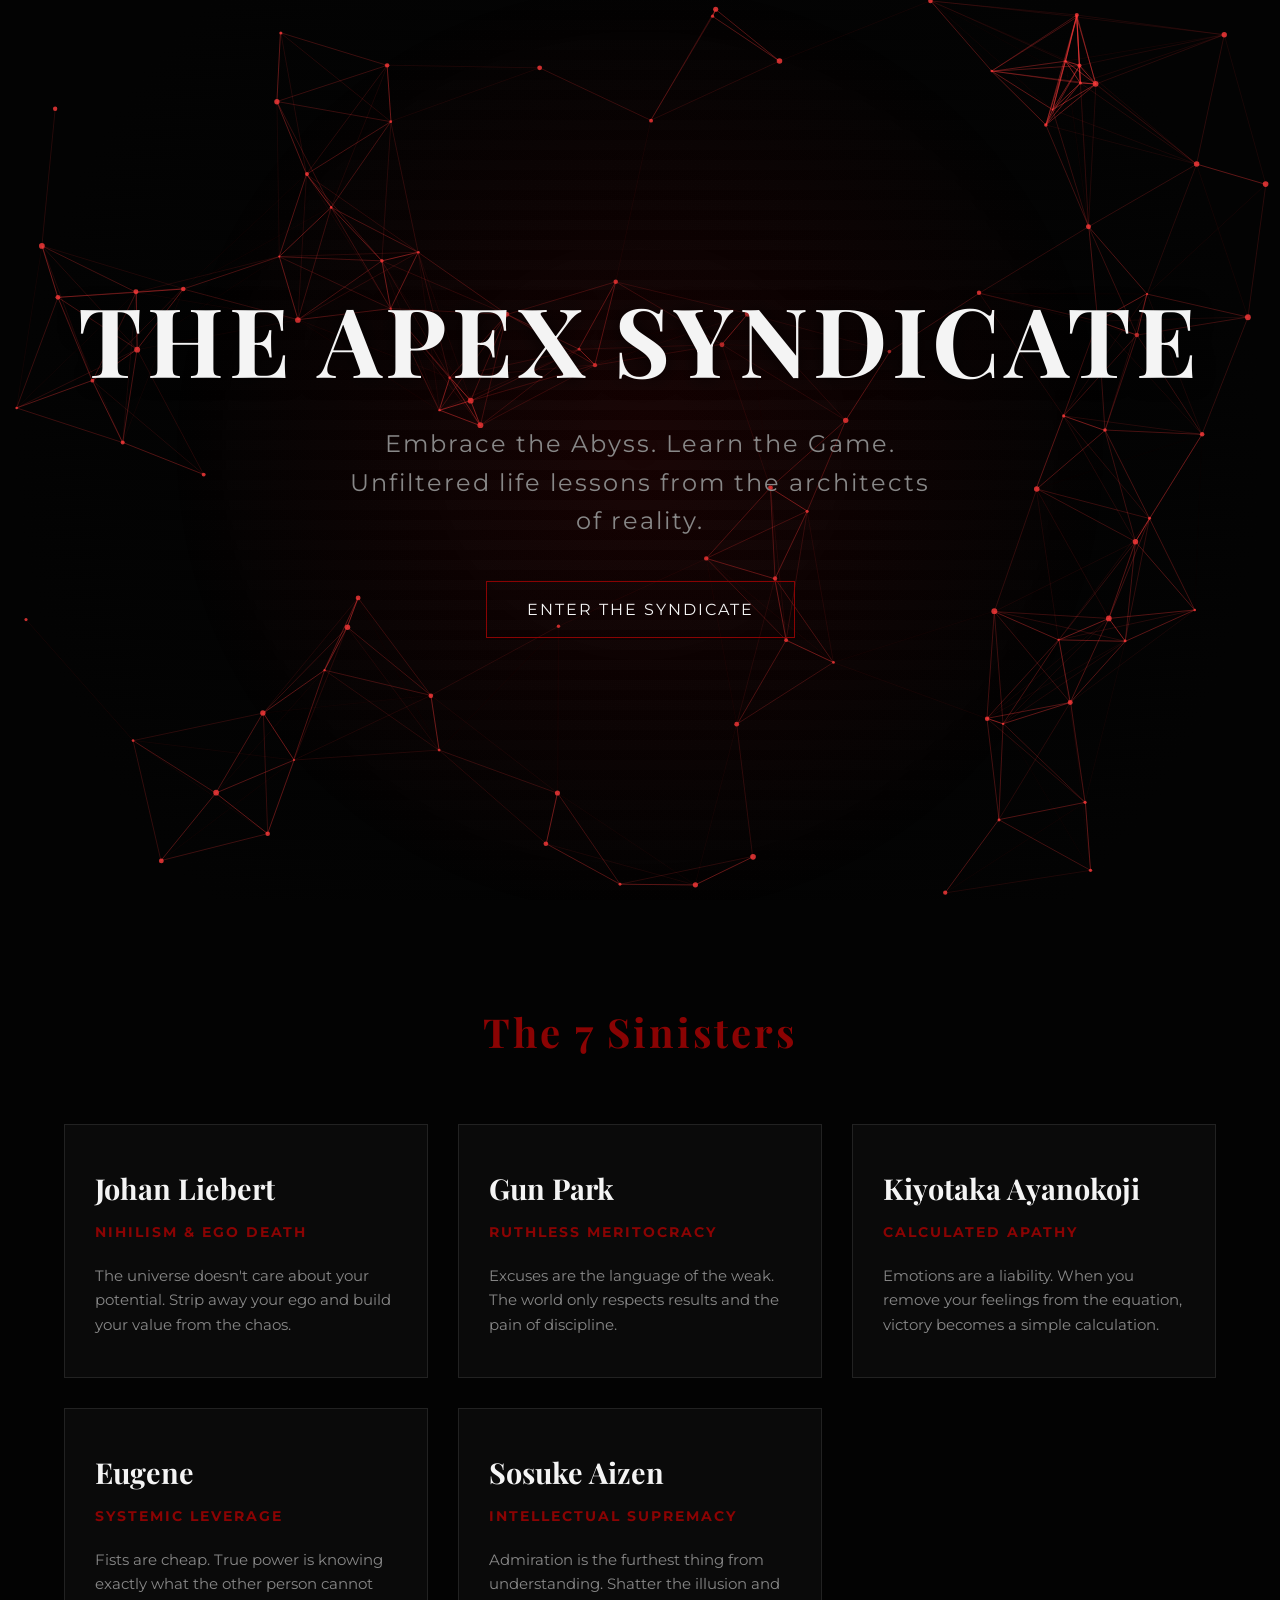
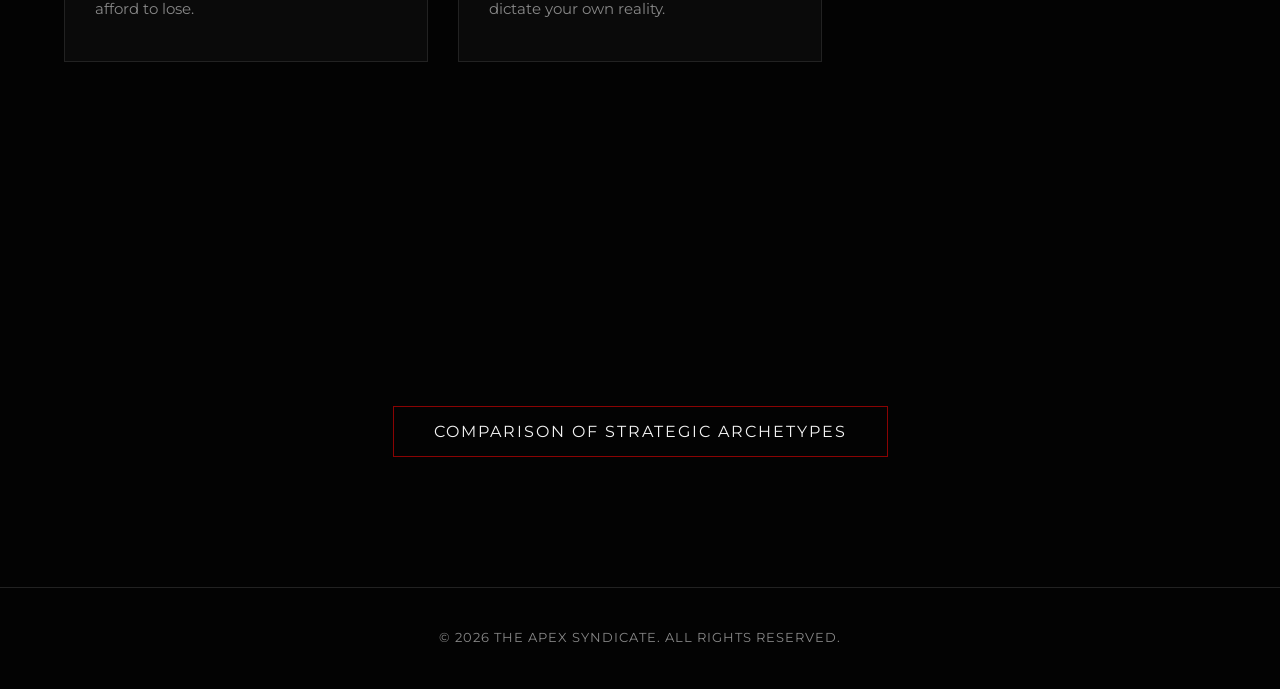
<file: Syndicate.html>
<!DOCTYPE html>
<html lang="en">

<head>
    <meta charset="UTF-8">
    <meta name="viewport" content="width=device-width, initial-scale=1.0">
    <title>The Apex Syndicate | Reality Architects</title>
    <link rel="stylesheet" href="styles.css">
</head>

<body>

    <div class="mist-container"></div>

    <section class="hero">
        <h1>The Apex Syndicate</h1>
        <p>Embrace the Abyss. Learn the Game. Unfiltered life lessons from the architects of reality.</p>
        <a href="#roster" class="btn">Enter the Syndicate</a>
    </section>

    <section id="roster" class="roster-section">
        <h2 class="section-title scroll-target">The 7 Sinisters</h2>
        <div class="grid">
            <a href="Johan.html" class="card scroll-target" style="text-decoration: none; color: inherit; display: block; cursor: pointer;">
                <h3>Johan Liebert</h3>
                <h4>Nihilism & Ego Death</h4>
                <p>The universe doesn't care about your potential. Strip away your ego and build your value from the
                    chaos.</p>
            </a>
            <a href="Gun.html" class="card scroll-target" style="text-decoration: none; color: inherit; display: block; cursor: pointer;">
                <h3>Gun Park</h3>
                <h4>Ruthless Meritocracy</h4>
                <p>Excuses are the language of the weak. The world only respects results and the pain of discipline.</p>
            </a>
            <a href="Ayanokoji.html" class="card scroll-target" style="text-decoration: none; color: inherit; display: block; cursor: pointer;">
                <h3>Kiyotaka Ayanokoji</h3>
                <h4>Calculated Apathy</h4>
                <p>Emotions are a liability. When you remove your feelings from the equation, victory becomes a simple
                    calculation.</p>
            </a>
            <a href="Eugene.html" class="card scroll-target" style="text-decoration: none; color: inherit; display: block; cursor: pointer;">
                <h3>Eugene</h3>
                <h4>Systemic Leverage</h4>
                <p>Fists are cheap. True power is knowing exactly what the other person cannot afford to lose.</p>
            </a>
            <a href="Aizen.html" class="card scroll-target" style="text-decoration: none; color: inherit; display: block; cursor: pointer;">
                <h3>Sosuke Aizen</h3>
                <h4>Intellectual Supremacy</h4>
                <p>Admiration is the furthest thing from understanding. Shatter the illusion and dictate your own
                    reality.</p>
            </a>
            <a href="Makima.html" class="card scroll-target" style="text-decoration: none; color: inherit; display: block; cursor: pointer;">
                <h3>Makima</h3>
                <h4>Absolute Control</h4>
                <p>In this world, you are either holding the leash or wearing the collar. Empathy is a vulnerability.
                </p>
            </a>
            <a href="Madara.html" class="card scroll-target" style="text-decoration: none; color: inherit; display: block; cursor: pointer;">
                <h3>Madara Uchiha</h3>
                <h4>Disillusionment</h4>
                <p>Wake up to reality. Accumulate so much power that reality itself is forced to bow to your will.</p>
            </a>
        </div>

        <!-- Button and hidden lessons section added below -->
        <div style="text-align: center; margin-top: 60px; margin-bottom: 30px;">
            <button id="learn-btn" class="btn">Comparison of Strategic Archetypes</button>
        </div>

        <div id="lessons-content" style="display: none; margin-top: 50px; border-top: 1px solid #333; padding-top: 40px; opacity: 0; transition: opacity 0.5s ease; padding-bottom: 40px;">
            <h3 style="text-align: center; color: var(--text-main); margin-bottom: 30px;">Comparison of Strategic Archetypes</h3>
            <div style="overflow-x: auto; max-width: 900px; margin: 0 auto;">
                <table style="width: 100%; border-collapse: collapse; background: rgba(15, 15, 15, 0.4); border: 1px solid #222;">
                    <thead>
                        <tr style="background: rgba(138, 3, 3, 0.15); border-bottom: 2px solid var(--accent-red);">
                            <th style="padding: 15px; text-align: left; color: #fff; font-family: 'Playfair Display', serif;">Character</th>
                            <th style="padding: 15px; text-align: left; color: #fff; font-family: 'Playfair Display', serif;">Power Source</th>
                            <th style="padding: 15px; text-align: left; color: #fff; font-family: 'Playfair Display', serif;">Primary Method</th>
                            <th style="padding: 15px; text-align: left; color: #fff; font-family: 'Playfair Display', serif;">Fatal Flaw</th>
                        </tr>
                    </thead>
                    <tbody>
                        <tr style="border-bottom: 1px solid #222;">
                            <td style="padding: 15px; color: var(--accent-red); font-weight: bold;">Johan</td>
                            <td style="padding: 15px; color: #b0b0b0;">Existential Void</td>
                            <td style="padding: 15px; color: #b0b0b0;">Psychological Erasure</td>
                            <td style="padding: 15px; color: #b0b0b0;">Desire for Proof of Existence</td>
                        </tr>
                        <tr style="border-bottom: 1px solid #222;">
                            <td style="padding: 15px; color: var(--accent-red); font-weight: bold;">Gun</td>
                            <td style="padding: 15px; color: #b0b0b0;">Physical Mastery</td>
                            <td style="padding: 15px; color: #b0b0b0;">Brutal Meritocracy</td>
                            <td style="padding: 15px; color: #b0b0b0;">Battle-Lust/Boredom</td>
                        </tr>
                        <tr style="border-bottom: 1px solid #222;">
                            <td style="padding: 15px; color: var(--accent-red); font-weight: bold;">Ayanokoji</td>
                            <td style="padding: 15px; color: #b0b0b0;">White Room Logic</td>
                            <td style="padding: 15px; color: #b0b0b0;">Utilitarian Manipulation</td>
                            <td style="padding: 15px; color: #b0b0b0;">Curiosity of the Heart</td>
                        </tr>
                        <tr style="border-bottom: 1px solid #222;">
                            <td style="padding: 15px; color: var(--accent-red); font-weight: bold;">Eugene</td>
                            <td style="padding: 15px; color: #b0b0b0;">Corporate Capital</td>
                            <td style="padding: 15px; color: #b0b0b0;">Financial/Legal Leverage</td>
                            <td style="padding: 15px; color: #b0b0b0;">Physical Frailty/Brother</td>
                        </tr>
                        <tr style="border-bottom: 1px solid #222;">
                            <td style="padding: 15px; color: var(--accent-red); font-weight: bold;">Aizen</td>
                            <td style="padding: 15px; color: #b0b0b0;">Transcendent Intellect</td>
                            <td style="padding: 15px; color: #b0b0b0;">Sensory Hypnosis</td>
                            <td style="padding: 15px; color: #b0b0b0;">Arrogance/Superiority</td>
                        </tr>
                        <tr style="border-bottom: 1px solid #222;">
                            <td style="padding: 15px; color: var(--accent-red); font-weight: bold;">Makima</td>
                            <td style="padding: 15px; color: #b0b0b0;">Conceptual Authority</td>
                            <td style="padding: 15px; color: #b0b0b0;">Grooming/Dependency</td>
                            <td style="padding: 15px; color: #b0b0b0;">Inability to see "Equals"</td>
                        </tr>
                        <tr>
                            <td style="padding: 15px; color: var(--accent-red); font-weight: bold;">Madara</td>
                            <td style="padding: 15px; color: #b0b0b0;">Mythic Willpower</td>
                            <td style="padding: 15px; color: #b0b0b0;">Long-term Resurrection</td>
                            <td style="padding: 15px; color: #b0b0b0;">Trusting the "Script" (Zetsu)</td>
                        </tr>
                    </tbody>
                </table>
            </div>
        </div>
    </section>

    <footer>
        <p>&copy; 2026 THE APEX SYNDICATE. ALL RIGHTS RESERVED.</p>
    </footer>

    <script src="scripts.js"></script>
</body>

</html>
</file>
<file: styles.css>
@import url('https://fonts.googleapis.com/css2?family=Montserrat:wght@300;400;700;900&family=Playfair+Display:ital,wght@0,400;0,700;1,400&display=swap');

:root {
    --bg-color: #030303;
    --text-main: #f4f4f4;
    --text-muted: #888888;
    --accent-red: #8a0303;
    --mist-color: rgba(20, 20, 20, 0.8);
    /* Added a premium easing curve for all animations */
    --premium-ease: cubic-bezier(0.16, 1, 0.3, 1);
}

* {
    margin: 0;
    padding: 0;
    box-sizing: border-box;
}

/* Added smooth scrolling for the anchor links */
html {
    scroll-behavior: smooth;
}

body {
    background-color: var(--bg-color);
    color: var(--text-main);
    font-family: 'Montserrat', sans-serif;
    overflow-x: hidden;
    line-height: 1.6;
}

/* Animated Mist Background */
.mist-container {
    position: fixed;
    top: 0;
    left: 0;
    width: 100vw;
    height: 100vh;
    pointer-events: none;
    z-index: -1;
    background: radial-gradient(circle at center, transparent 0%, var(--bg-color) 80%),
        repeating-linear-gradient(0deg, transparent, transparent 10px, rgba(255, 255, 255, 0.02) 10px, rgba(255, 255, 255, 0.02) 20px);
    animation: mistDrift 20s infinite alternate ease-in-out;
}

@keyframes mistDrift {
    0% {
        transform: scale(1) translate(0, 0);
        opacity: 0.5;
    }

    100% {
        transform: scale(1.1) translate(-20px, 15px);
        opacity: 0.8;
    }
}

/* Navigation (From Johan.html) */
nav {
    padding: 30px 5%;
    position: absolute;
    top: 0;
    left: 0;
    width: 100%;
    z-index: 100;
}

nav a {
    color: var(--text-muted);
    text-decoration: none;
    font-size: 0.9rem;
    text-transform: uppercase;
    letter-spacing: 2px;
    transition: color 0.3s ease;
}

nav a:hover {
    color: var(--text-main);
}

/* --- HERO SECTION ANIMATIONS --- */
.hero {
    height: 100vh;
    display: flex;
    flex-direction: column;
    justify-content: center;
    align-items: center;
    text-align: center;
    padding: 0 20px;
    background: radial-gradient(circle at 50% 50%, rgba(138, 3, 3, 0.15) 0%, transparent 60%);
}

/* Hero variation for content pages (from Johan.html) */
.hero-content {
    height: 85vh;
}

/* Keyframes for Hero Entrance */
@keyframes fadeUp {
    0% {
        opacity: 0;
        transform: translateY(30px);
        filter: blur(4px);
    }

    100% {
        opacity: 1;
        transform: translateY(0);
        filter: blur(0);
    }
}

.hero h1 {
    font-family: 'Playfair Display', serif;
    font-size: clamp(3rem, 8vw, 6rem);
    text-transform: uppercase;
    letter-spacing: 5px;
    margin-bottom: 10px;
    text-shadow: 0 0 20px rgba(0, 0, 0, 0.8);
    /* Apply animation */
    animation: fadeUp 1.2s var(--premium-ease) forwards;
    opacity: 0;
}

/* Content specific heading format */
.hero-content h1 {
    font-size: clamp(3rem, 7vw, 6rem);
    margin-bottom: 5px;
}

.hero h2 {
    font-family: 'Playfair Display', serif;
    font-size: clamp(1.2rem, 2vw, 2rem);
    color: var(--accent-red);
    font-style: italic;
    margin-bottom: 25px;
    animation: fadeUp 1.2s var(--premium-ease) 0.2s forwards;
    opacity: 0;
}

.hero p {
    font-size: clamp(1rem, 2vw, 1.5rem);
    color: var(--text-muted);
    letter-spacing: 2px;
    margin-bottom: 40px;
    max-width: 600px;
    /* Staggered delay */
    animation: fadeUp 1.2s var(--premium-ease) 0.3s forwards;
    opacity: 0;
}

.btn {
    padding: 15px 40px;
    border: 1px solid var(--accent-red);
    background: transparent;
    color: var(--text-main);
    font-family: 'Montserrat', sans-serif;
    font-size: 1rem;
    text-transform: uppercase;
    letter-spacing: 2px;
    cursor: pointer;
    transition: all 0.4s var(--premium-ease);
    text-decoration: none;
    /* Staggered delay */
    animation: fadeUp 1.2s var(--premium-ease) 0.6s forwards;
    opacity: 0;
}

.btn:hover {
    background: var(--accent-red);
    box-shadow: 0 0 20px rgba(138, 3, 3, 0.6);
    transform: translateY(-2px);
}

/* --- ROSTER SECTION --- */
.roster-section {
    padding: 100px 5%;
    max-width: 1400px;
    margin: 0 auto;
}

.section-title {
    text-align: center;
    font-family: 'Playfair Display', serif;
    font-size: 2.5rem;
    margin-bottom: 60px;
    color: var(--accent-red);
    letter-spacing: 3px;
    /* Scroll reveal initial state */
    opacity: 0;
    transform: translateY(20px);
    transition: all 1s var(--premium-ease);
}

.grid {
    display: grid;
    grid-template-columns: repeat(auto-fit, minmax(300px, 1fr));
    gap: 30px;
}

.card {
    background: rgba(15, 15, 15, 0.6);
    border: 1px solid #222;
    padding: 40px 30px;
    position: relative;
    overflow: hidden;
    /* Scroll reveal initial state */
    opacity: 0;
    transform: translateY(40px) scale(0.98);
    transition: transform 0.6s var(--premium-ease),
        border-color 0.4s ease,
        box-shadow 0.4s ease,
        opacity 0.8s ease;
}

/* Class added by JavaScript when element is scrolled into view */
.is-visible,
.card.is-visible,
.section-title.is-visible {
    opacity: 1 !important;
    transform: translateY(0) scale(1) !important;
}

.card::before {
    content: '';
    position: absolute;
    top: 0;
    left: 0;
    width: 100%;
    height: 2px;
    background: var(--accent-red);
    transform: scaleX(0);
    transform-origin: left;
    transition: transform 0.6s var(--premium-ease);
}

/* Enhanced Hover State */
.card:hover {
    transform: translateY(-8px);
    border-color: rgba(138, 3, 3, 0.5);
    box-shadow: 0 15px 30px rgba(0, 0, 0, 0.8), 0 0 15px rgba(138, 3, 3, 0.15);
    background: rgba(20, 20, 20, 0.8);
}

.card:hover::before {
    transform: scaleX(1);
}

.card h3 {
    font-size: 1.8rem;
    margin-bottom: 10px;
    font-family: 'Playfair Display', serif;
    transition: color 0.3s ease;
}

.card:hover h3 {
    color: #ffffff;
}

.card h4 {
    color: var(--accent-red);
    font-size: 0.9rem;
    text-transform: uppercase;
    letter-spacing: 2px;
    margin-bottom: 20px;
}

.card p {
    color: var(--text-muted);
    font-size: 0.95rem;
    transition: color 0.3s ease;
}

.card:hover p {
    color: #d1d1d1;
}

/* --- CONTENT SECTION (For character pages like Johan.html) --- */
.content-container {
    max-width: 900px;
    margin: 0 auto;
    padding: 40px 5% 100px;
}

.article-section {
    margin-bottom: 70px;
    opacity: 0;
    transform: translateY(40px);
    transition: all 1s var(--premium-ease);
}

.article-section h3 {
    font-family: 'Playfair Display', serif;
    font-size: 2.2rem;
    color: var(--accent-red);
    margin-bottom: 30px;
    position: relative;
    padding-bottom: 12px;
    letter-spacing: 2px;
}

.article-section h3::after {
    content: '';
    position: absolute;
    left: 0;
    bottom: 0;
    height: 2px;
    width: 80px;
    background: var(--accent-red);
}

.subsection {
    margin-bottom: 35px;
    background: rgba(15, 15, 15, 0.4);
    border: 1px solid #1a1a1a;
    padding: 25px 35px;
    border-left: 3px solid transparent;
    transition: border-left 0.4s ease, background 0.4s ease;
}

.subsection:hover {
    border-left: 3px solid var(--accent-red);
    background: rgba(20, 20, 20, 0.6);
}

.subsection h4 {
    font-size: 1.15rem;
    color: #ffffff;
    font-weight: 700;
    margin-bottom: 12px;
    letter-spacing: 1px;
    text-transform: uppercase;
}

.subsection p {
    color: #b0b0b0;
    font-size: 1.05rem;
    line-height: 1.8;
}

/* Conclusion Block */
.conclusion-block {
    background: rgba(138, 3, 3, 0.08);
    border-left: 4px solid var(--accent-red);
    padding: 40px;
    margin-top: 60px;
    font-family: 'Playfair Display', serif;
    font-size: 1.35rem;
    font-style: italic;
    color: var(--text-main);
    line-height: 1.8;
    opacity: 0;
    transform: translateY(40px);
    transition: all 1s var(--premium-ease);
}

/* Footer */
footer {
    text-align: center;
    padding: 40px 20px;
    border-top: 1px solid #222;
    color: var(--text-muted);
    font-size: 0.8rem;
    letter-spacing: 1px;
}

/* --- IMAGE LINK COMPONENT --- */
.image-link {
    display: inline-block;
    border: 2px solid #222;
    border-radius: 12px;
    overflow: hidden;
    cursor: pointer;
    background: rgba(15, 15, 15, 0.6);
    transition: all 0.5s var(--premium-ease);
    animation: fadeUp 1.2s var(--premium-ease) forwards;
    opacity: 0;
    max-width: 280px;
    height: 280px; /* Fixed height for uniformity */
}

.image-link img {
    width: 100%;
    height: 100%;
    object-fit: cover;
    object-position: top center; /* Focuses on characters' faces */
    display: block;
    transition: transform 0.8s var(--premium-ease), filter 0.5s ease;
    filter: grayscale(30%) brightness(0.8);
}

.image-link:hover {
    border-color: var(--accent-red);
    box-shadow: 0 15px 30px rgba(0, 0, 0, 0.8), 0 0 20px rgba(138, 3, 3, 0.3);
    transform: translateY(-8px);
}

.image-link:hover img {
    transform: scale(1.08); /* Cinematic zoom */
    filter: grayscale(0%) brightness(1.1); /* Brings out colors vividly */
}

/* --- HERO PORTRAIT COMPONENT --- */
@keyframes float {
    0%, 100% { transform: translateY(0); }
    50% { transform: translateY(-12px); }
}

.hero-portrait {
    display: inline-block;
    width: 200px;
    height: 200px;
    border-radius: 50%;
    overflow: hidden;
    border: 3px solid rgba(138, 3, 3, 0.5);
    box-shadow: 0 10px 40px rgba(138, 3, 3, 0.3), 0 0 60px rgba(0, 0, 0, 0.5);
    transition: all 0.5s var(--premium-ease);
    animation: float 4s ease-in-out infinite, fadeUp 1.2s var(--premium-ease) forwards;
    opacity: 0;
    margin-bottom: 25px;
}

.hero-portrait img {
    width: 100%;
    height: 100%;
    object-fit: cover;
    display: block;
    transition: transform 0.6s var(--premium-ease), filter 0.4s ease;
    filter: brightness(0.9);
}

.hero-portrait:hover {
    border-color: var(--accent-red);
    box-shadow: 0 15px 50px rgba(138, 3, 3, 0.5), 0 0 80px rgba(138, 3, 3, 0.2);
    transform: translateY(-6px) scale(1.05);
    animation-play-state: paused;
}

.hero-portrait:hover img {
    transform: scale(1.1);
    filter: brightness(1.1);
}
</file>
